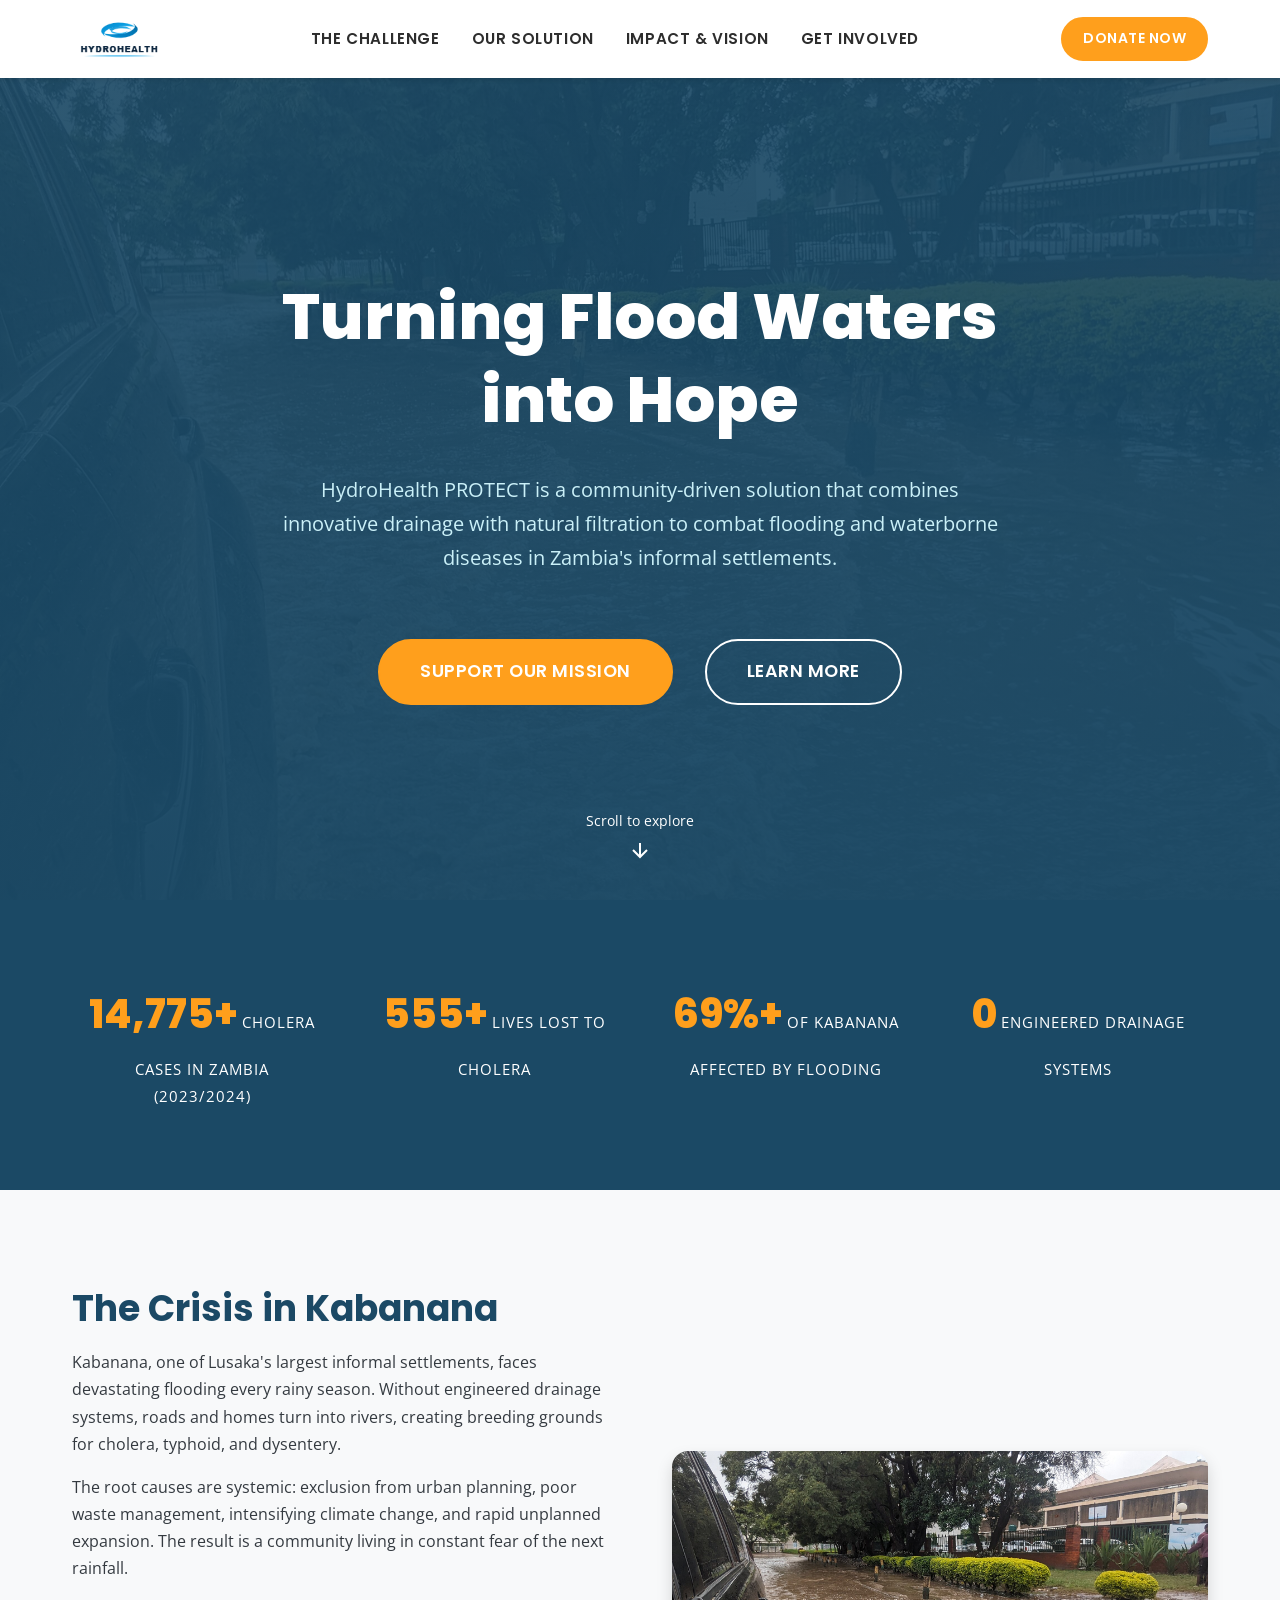
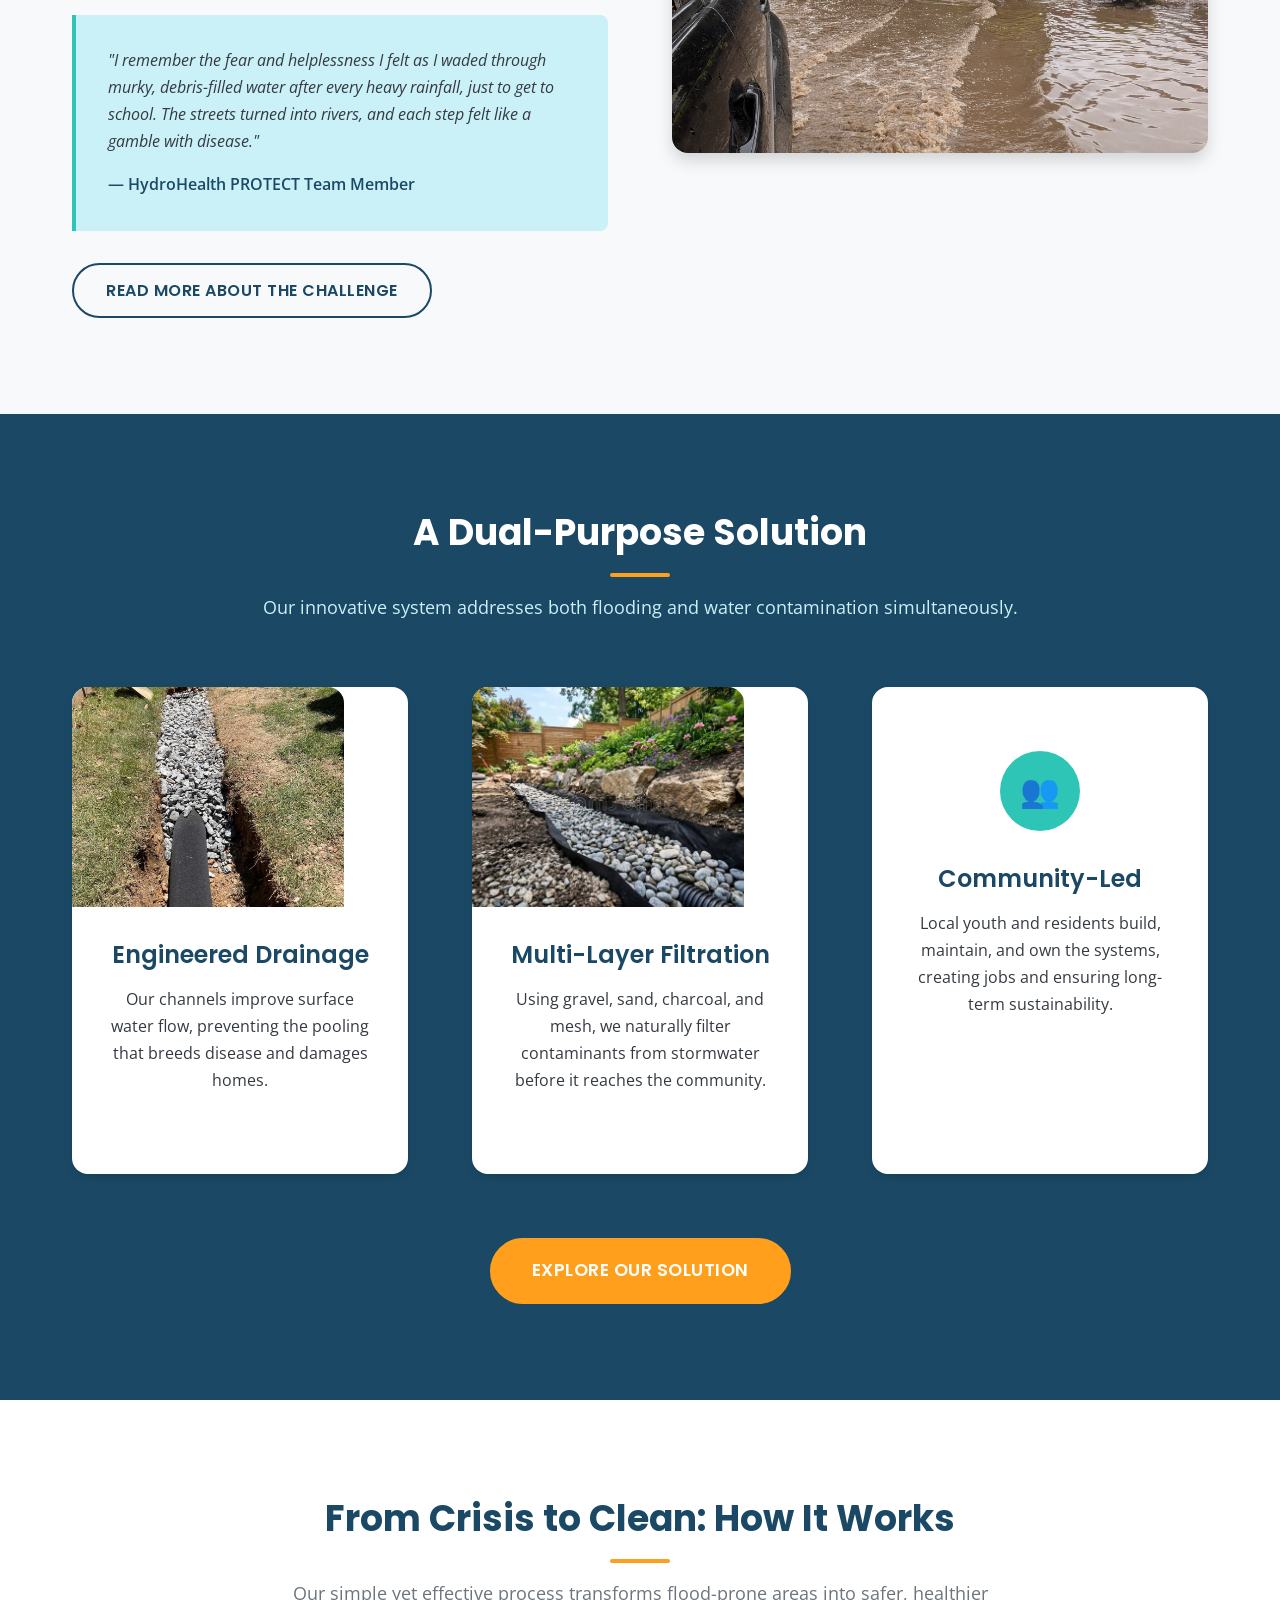
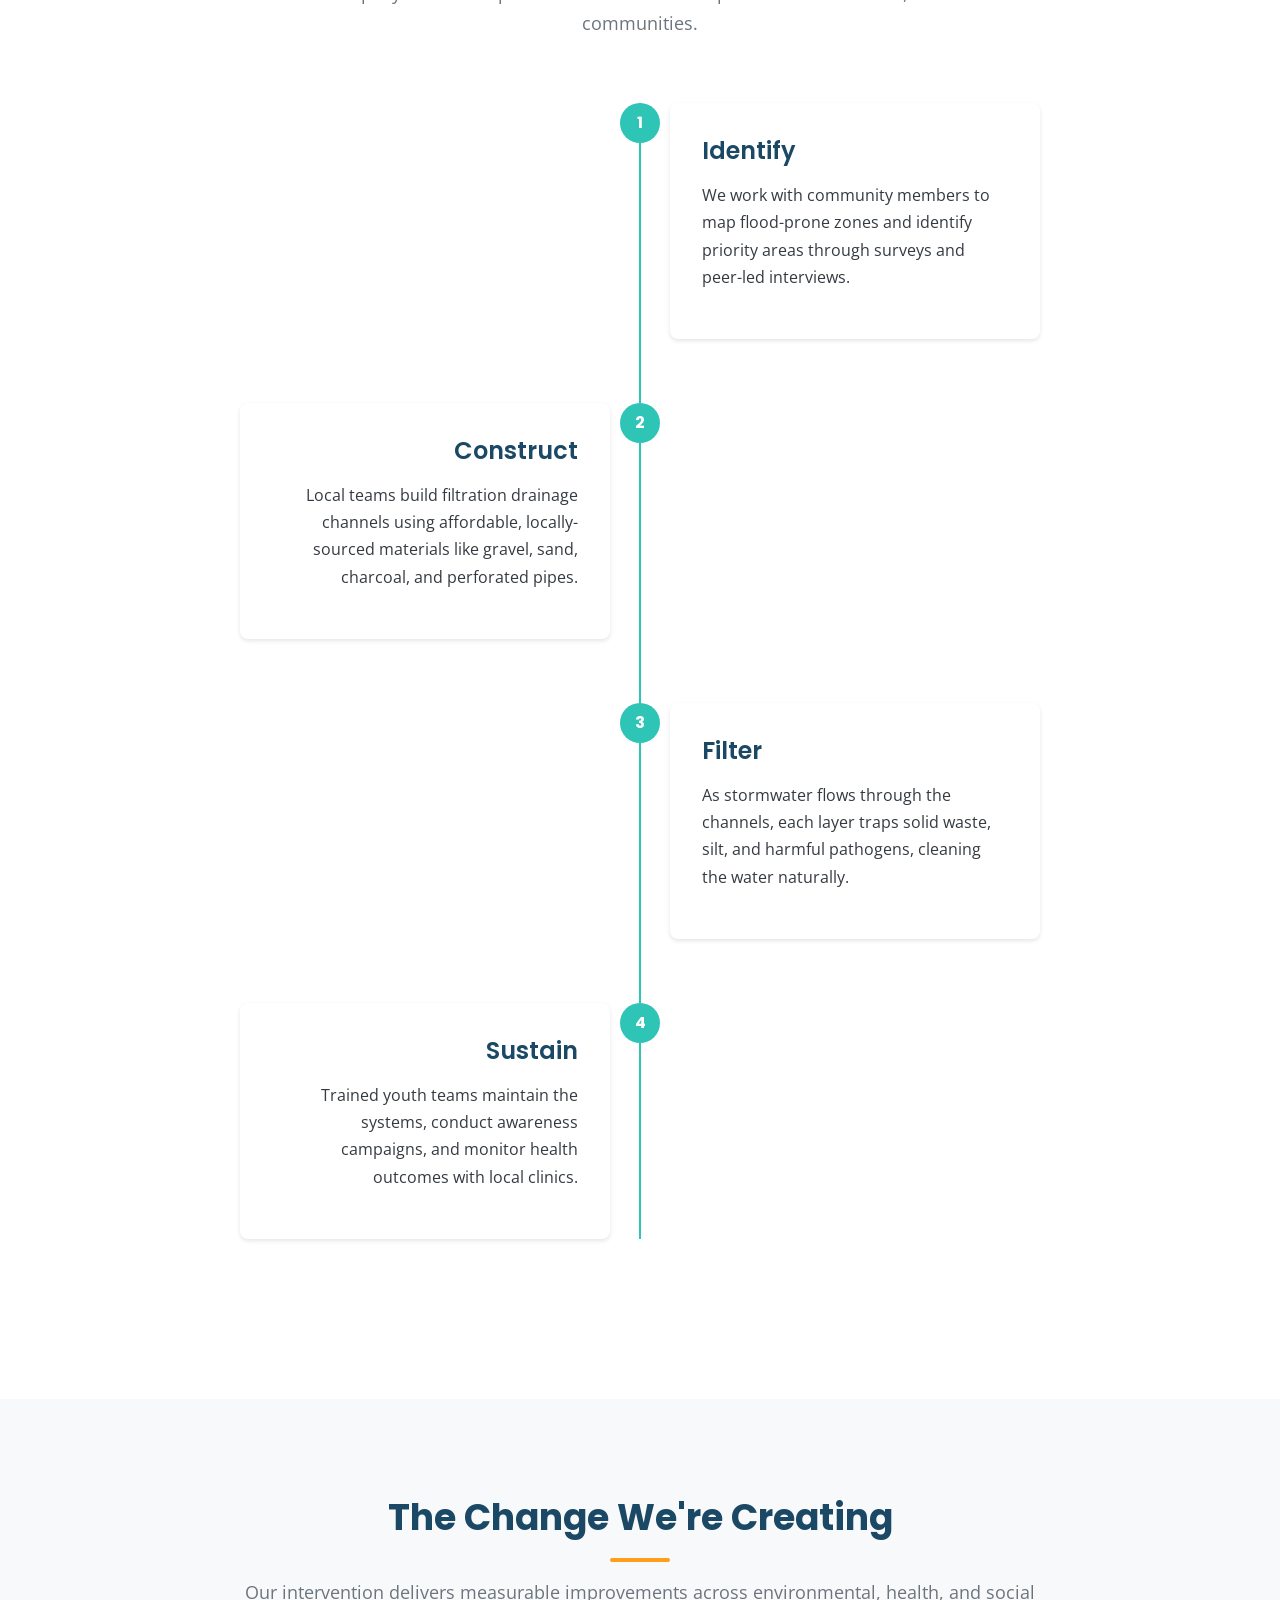
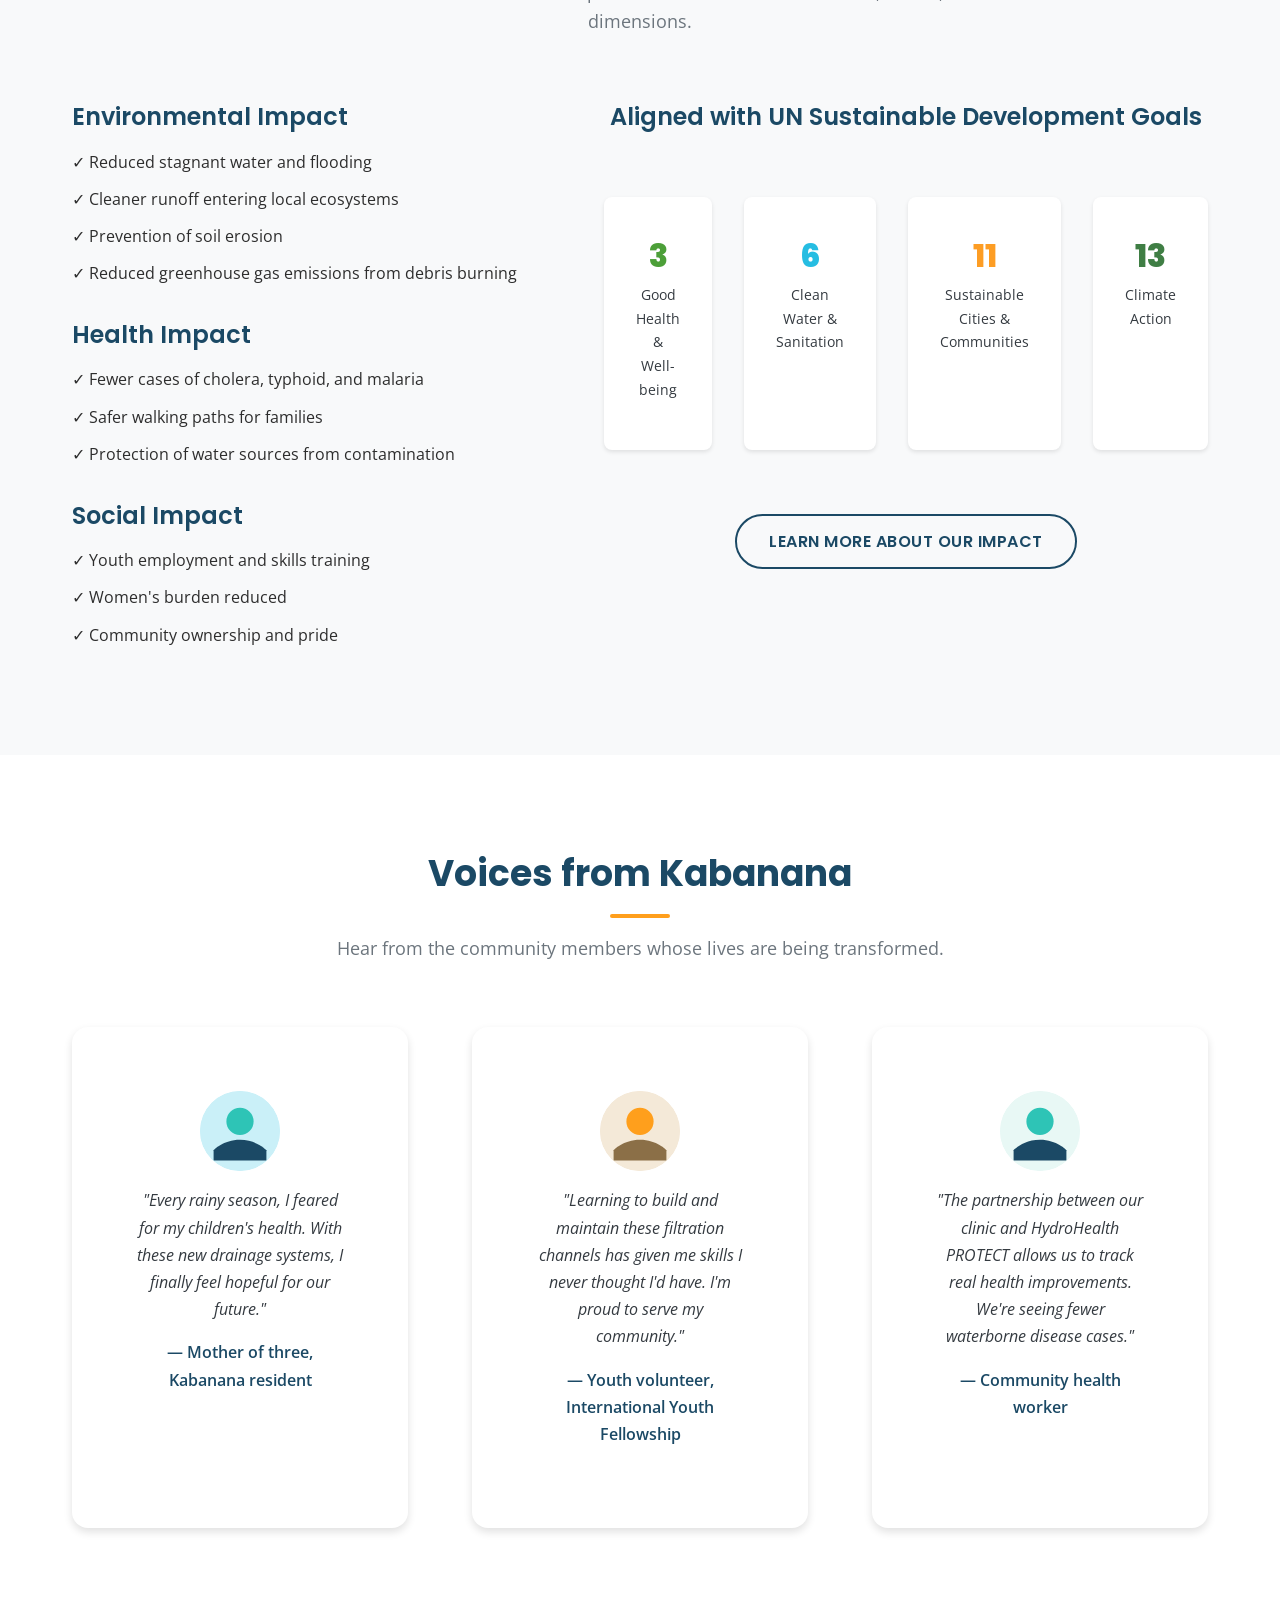
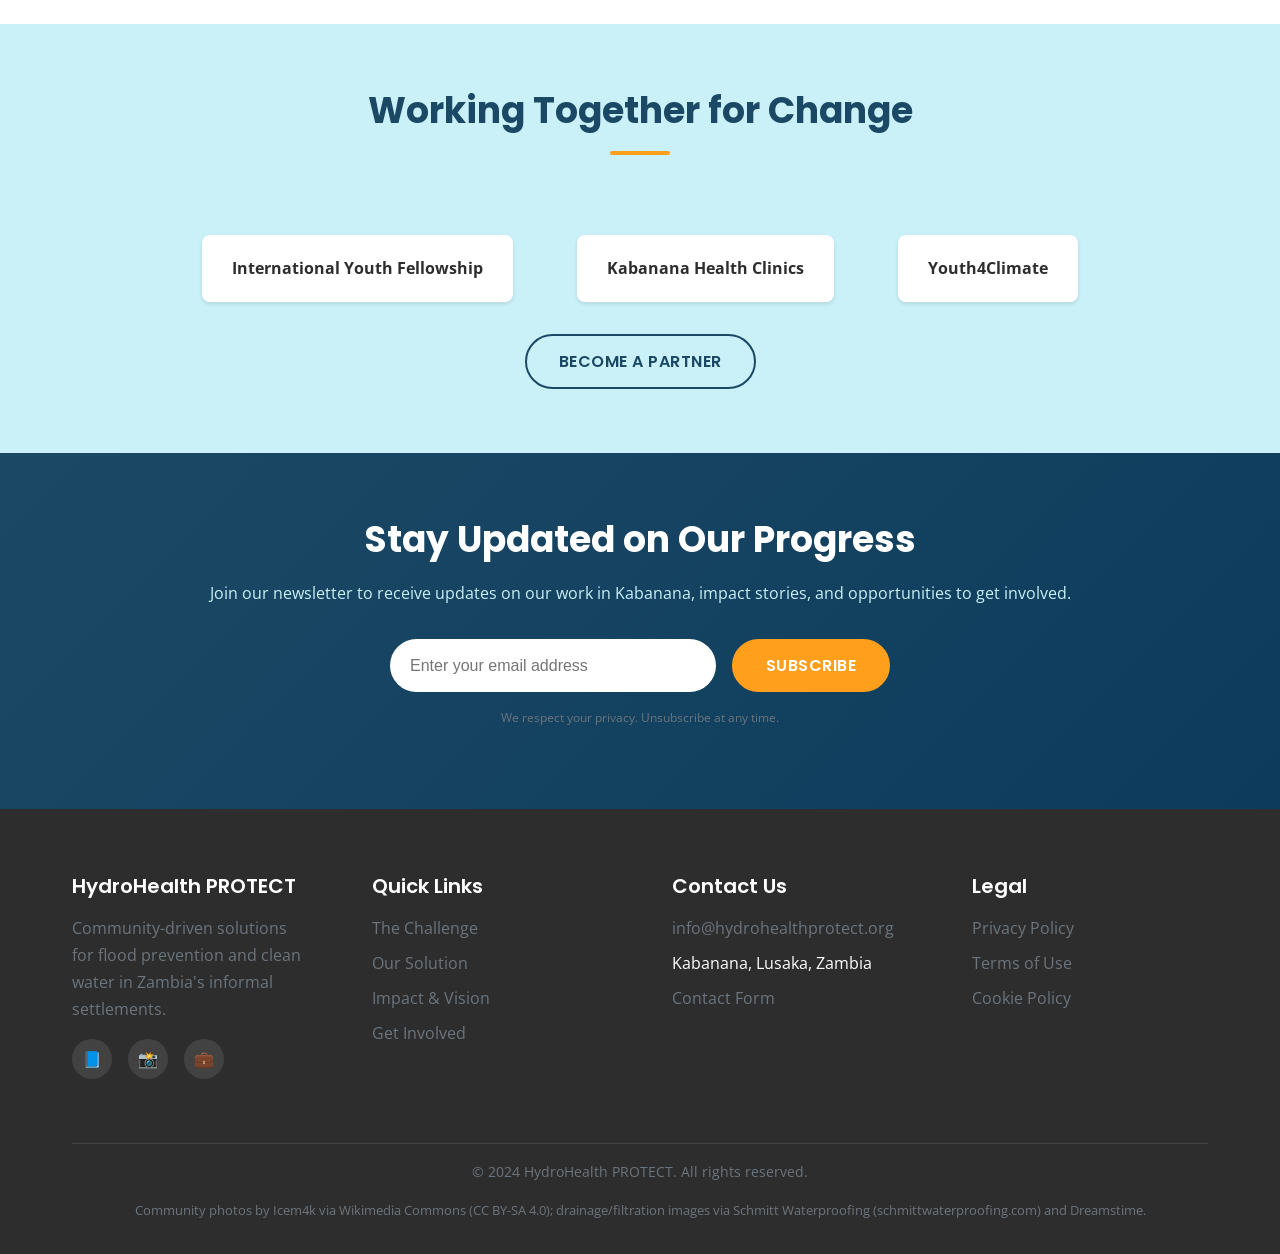
<file: index.html>
<!DOCTYPE html>
<html lang="en">
<head>
    <meta charset="UTF-8">
    <meta name="viewport" content="width=device-width, initial-scale=1.0">
    <title>HydroHealth PROTECT | Turning Flood Waters into Hope</title>
    <meta name="description" content="HydroHealth PROTECT is a community-driven solution combining innovative drainage with natural filtration to combat flooding and waterborne diseases in Zambia's informal settlements.">
    
    <!-- Google Fonts -->
    <link rel="preconnect" href="https://fonts.googleapis.com">
    <link rel="preconnect" href="https://fonts.gstatic.com" crossorigin>
    <link href="https://fonts.googleapis.com/css2?family=Poppins:wght@400;500;600;700;800&family=Open+Sans:wght@400;500;600&display=swap" rel="stylesheet">
    
    <!-- Stylesheets -->
    <link rel="stylesheet" href="css/style.css">
    <link rel="stylesheet" href="css/animations.css">
    <link rel="stylesheet" href="css/responsive.css">
    
    <!-- Favicon -->
    <link rel="icon" type="image/svg+xml" href="images/favicon.svg">
</head>
<body>
    
    <!-- Navigation -->
    <nav class="navbar" id="navbar">
        <div class="navbar-container">
            <a href="index.html" class="navbar-brand">
                <img src="images/our_logo.png" alt="HydroHealth PROTECT Logo">
            </a>
            
            <button class="navbar-toggle" id="navbarToggle" aria-label="Toggle navigation">
                <span></span>
                <span></span>
                <span></span>
            </button>
            
            <ul class="navbar-menu" id="navbarMenu">
                <li><a href="challenge.html">The Challenge</a></li>
                <li><a href="solution.html">Our Solution</a></li>
                <li><a href="impact.html">Impact & Vision</a></li>
                <li><a href="get-involved.html">Get Involved</a></li>
                </ul>
            
            <div class="navbar-cta">
                <a href="get-involved.html#donate" class="btn btn-primary btn-sm">Donate Now</a>
            </div>
        </div>
    </nav>
    
    <!-- Hero Section -->
    <header class="hero" id="hero">
        <div class="hero-bg" style="background-image: url('images/kabanana-hero.jpg');"></div>
        <div class="hero-overlay"></div>
        <div class="hero-content">
            <h1 class="animate-fade-in-up">Turning Flood Waters into Hope</h1>
            <p class="animate-fade-in-up delay-2">
                HydroHealth PROTECT is a community-driven solution that combines innovative 
                drainage with natural filtration to combat flooding and waterborne diseases 
                in Zambia's informal settlements.
            </p>
            <div class="hero-buttons animate-fade-in-up delay-4">
                <a href="get-involved.html#donate" class="btn btn-primary btn-lg">Support Our Mission</a>
                <a href="solution.html" class="btn btn-outline-light btn-lg">Learn More</a>
            </div>
        </div>
        
        <!-- Scroll Indicator -->
        <div class="scroll-indicator animate-bounce">
            <span>Scroll to explore</span>
            <svg width="24" height="24" viewBox="0 0 24 24" fill="none" stroke="currentColor" stroke-width="2">
                <path d="M12 5v14M19 12l-7 7-7-7"/>
            </svg>
        </div>
    </header>
    
    <!-- Stats Bar -->
    <section class="stats-bar">
        <div class="container">
            <div class="stats-grid">
                <div class="stat-item reveal">
                    <span class="stat-number counter" data-count="14900">14,900+</span>
                    <span class="stat-label">Cholera Cases in Zambia (2023/2024)</span>
                </div>
                <div class="stat-item reveal delay-2">
                    <span class="stat-number counter" data-count="560">560+</span>
                    <span class="stat-label">Lives Lost to Cholera</span>
                </div>
                <div class="stat-item reveal delay-4">
                    <span class="stat-number counter" data-count="70">70%+</span>
                    <span class="stat-label">Of Kabanana Affected by Flooding</span>
                </div>
                <div class="stat-item reveal delay-6">
                    <span class="stat-number counter" data-count="0">0</span>
                    <span class="stat-label">Engineered Drainage Systems</span>
                </div>
            </div>
        </div>
    </section>
    
    <!-- Problem Statement Section -->
    <section class="section problem-section">
        <div class="container">
            <div class="problem-content">
                <div class="reveal-left">
                    <h2>The Crisis in Kabanana</h2>
                    <p>
                        Kabanana, one of Lusaka's largest informal settlements, faces devastating 
                        flooding every rainy season. Without engineered drainage systems, roads 
                        and homes turn into rivers, creating breeding grounds for cholera, typhoid, 
                        and dysentery.
                    </p>
                    <p>
                        The root causes are systemic: exclusion from urban planning, poor waste 
                        management, intensifying climate change, and rapid unplanned expansion. 
                        The result is a community living in constant fear of the next rainfall.
                    </p>
                    
                    <div class="personal-story">
                        <p>
                            "I remember the fear and helplessness I felt as I waded through murky, 
                            debris-filled water after every heavy rainfall, just to get to school. 
                            The streets turned into rivers, and each step felt like a gamble with 
                            disease."
                        </p>
                        <cite>— HydroHealth PROTECT Team Member</cite>
                    </div>
                    
                    <a href="challenge.html" class="btn btn-secondary">Read More About the Challenge</a>
                </div>
                <div class="problem-image reveal-right">
                    <img src="images/kabanana-flood-1.jpg" alt="Flooded street in Lusaka during heavy rains">
                </div>
            </div>
        </div>
    </section>
    
    <!-- Solution Introduction -->
    <section class="section" style="background-color: var(--deep-blue);">
        <div class="container">
            <div class="section-header section-header--light">
                <h2>A Dual-Purpose Solution</h2>
                <p>
                    Our innovative system addresses both flooding and water contamination 
                    simultaneously.
                </p>
            </div>
            
            <div class="grid-3">
                <!-- Card 1 -->
                <div class="solution-card reveal">
                    <img class="card-image" src="images/drainage-install.jpg" alt="Engineered drainage channel installation">
                    <h3>Engineered Drainage</h3>
                    <p>
                        Our channels improve surface water flow, preventing the pooling that 
                        breeds disease and damages homes.
                    </p>
                </div>
                
                <!-- Card 2 -->
                <div class="solution-card reveal delay-2">
                    <img class="card-image" src="images/filtration-system.jpg" alt="Multi-layer filtration system with gravel and rocks">
                    <h3>Multi-Layer Filtration</h3>
                    <p>
                        Using gravel, sand, charcoal, and mesh, we naturally filter contaminants 
                        from stormwater before it reaches the community.
                    </p>
                </div>
                
                <!-- Card 3 -->
                <div class="solution-card reveal delay-4">
                    <div class="icon">👥</div>
                    <h3>Community-Led</h3>
                    <p>
                        Local youth and residents build, maintain, and own the systems, creating 
                        jobs and ensuring long-term sustainability.
                    </p>
                </div>
            </div>
            
            <div style="text-align: center; margin-top: var(--spacing-lg);">
                <a href="solution.html" class="btn btn-primary btn-lg reveal delay-6">Explore Our Solution</a>
            </div>
        </div>
    </section>
    
    <!-- How It Works -->
    <section class="section">
        <div class="container">
            <div class="section-header">
                <h2>From Crisis to Clean: How It Works</h2>
                <p>Our simple yet effective process transforms flood-prone areas into safer, healthier communities.</p>
            </div>
            
            <div class="steps-timeline">
                <!-- Step 1 -->
                <div class="step-item reveal">
                    <div class="step-number">1</div>
                    <div class="step-content">
                        <h3>Identify</h3>
                        <p>
                            We work with community members to map flood-prone zones and identify 
                            priority areas through surveys and peer-led interviews.
                        </p>
                    </div>
                </div>
                
                <!-- Step 2 -->
                <div class="step-item reveal delay-2">
                    <div class="step-number">2</div>
                    <div class="step-content">
                        <h3>Construct</h3>
                        <p>
                            Local teams build filtration drainage channels using affordable, 
                            locally-sourced materials like gravel, sand, charcoal, and perforated pipes.
                        </p>
                    </div>
                </div>
                
                <!-- Step 3 -->
                <div class="step-item reveal delay-4">
                    <div class="step-number">3</div>
                    <div class="step-content">
                        <h3>Filter</h3>
                        <p>
                            As stormwater flows through the channels, each layer traps solid waste, 
                            silt, and harmful pathogens, cleaning the water naturally.
                        </p>
                    </div>
                </div>
                
                <!-- Step 4 -->
                <div class="step-item reveal delay-6">
                    <div class="step-number">4</div>
                    <div class="step-content">
                        <h3>Sustain</h3>
                        <p>
                            Trained youth teams maintain the systems, conduct awareness campaigns, 
                            and monitor health outcomes with local clinics.
                        </p>
                    </div>
                </div>
            </div>
        </div>
    </section>
    
    <!-- Impact Section -->
    <section class="section" style="background-color: var(--off-white);">
        <div class="container">
            <div class="section-header">
                <h2>The Change We're Creating</h2>
                <p>Our intervention delivers measurable improvements across environmental, health, and social dimensions.</p>
            </div>
            
            <div class="grid-2">
                <!-- Impact Content -->
                <div class="reveal-left">
                    <h3>Environmental Impact</h3>
                    <ul style="list-style: none; margin-bottom: var(--spacing-md);">
                        <li style="margin-bottom: 10px;">✓ Reduced stagnant water and flooding</li>
                        <li style="margin-bottom: 10px;">✓ Cleaner runoff entering local ecosystems</li>
                        <li style="margin-bottom: 10px;">✓ Prevention of soil erosion</li>
                        <li style="margin-bottom: 10px;">✓ Reduced greenhouse gas emissions from debris burning</li>
                    </ul>
                    
                    <h3>Health Impact</h3>
                    <ul style="list-style: none; margin-bottom: var(--spacing-md);">
                        <li style="margin-bottom: 10px;">✓ Fewer cases of cholera, typhoid, and malaria</li>
                        <li style="margin-bottom: 10px;">✓ Safer walking paths for families</li>
                        <li style="margin-bottom: 10px;">✓ Protection of water sources from contamination</li>
                    </ul>
                    
                    <h3>Social Impact</h3>
                    <ul style="list-style: none;">
                        <li style="margin-bottom: 10px;">✓ Youth employment and skills training</li>
                        <li style="margin-bottom: 10px;">✓ Women's burden reduced</li>
                        <li style="margin-bottom: 10px;">✓ Community ownership and pride</li>
                    </ul>
                </div>
                
                <!-- SDG Alignment -->
                <div class="reveal-right">
                    <h3 style="text-align: center; margin-bottom: var(--spacing-md);">
                        Aligned with UN Sustainable Development Goals
                    </h3>
                    
                    <div class="sdg-grid">
                        <div class="sdg-item">
                            <div class="sdg-number" style="color: #4C9F38;">3</div>
                            <p style="font-size: 0.875rem;">Good Health & Well-being</p>
                        </div>
                        <div class="sdg-item">
                            <div class="sdg-number" style="color: #26BDE2;">6</div>
                            <p style="font-size: 0.875rem;">Clean Water & Sanitation</p>
                        </div>
                        <div class="sdg-item">
                            <div class="sdg-number" style="color: #FD9D24;">11</div>
                            <p style="font-size: 0.875rem;">Sustainable Cities & Communities</p>
                        </div>
                        <div class="sdg-item">
                            <div class="sdg-number" style="color: #3F7E44;">13</div>
                            <p style="font-size: 0.875rem;">Climate Action</p>
                        </div>
                    </div>
                    
                    <div style="text-align: center; margin-top: var(--spacing-md);">
                        <a href="impact.html" class="btn btn-secondary">Learn More About Our Impact</a>
                    </div>
                </div>
            </div>
        </div>
    </section>
    
    <!-- Testimonials -->
    <section class="section">
        <div class="container">
            <div class="section-header">
                <h2>Voices from Kabanana</h2>
                <p>Hear from the community members whose lives are being transformed.</p>
            </div>
            
            <div class="grid-3">
                <!-- Testimonial 1 -->
                <div class="testimonial-card reveal">
                    <img src="images/testimonial-1.svg" alt="Community member">
                    <blockquote>
                        "Every rainy season, I feared for my children's health. With these new 
                        drainage systems, I finally feel hopeful for our future."
                    </blockquote>
                    <p class="testimonial-author">— Mother of three, Kabanana resident</p>
                </div>
                
                <!-- Testimonial 2 -->
                <div class="testimonial-card reveal delay-2">
                    <img src="images/testimonial-2.svg" alt="Youth volunteer">
                    <blockquote>
                        "Learning to build and maintain these filtration channels has given me 
                        skills I never thought I'd have. I'm proud to serve my community."
                    </blockquote>
                    <p class="testimonial-author">— Youth volunteer, International Youth Fellowship</p>
                </div>
                
                <!-- Testimonial 3 -->
                <div class="testimonial-card reveal delay-4">
                    <img src="images/testimonial-3.svg" alt="Health worker">
                    <blockquote>
                        "The partnership between our clinic and HydroHealth PROTECT allows us 
                        to track real health improvements. We're seeing fewer waterborne disease cases."
                    </blockquote>
                    <p class="testimonial-author">— Community health worker</p>
                </div>
            </div>
        </div>
    </section>
    
    <!-- Partners -->
    <section class="section-sm" style="background-color: var(--light-blue);">
        <div class="container">
            <div class="section-header">
                <h2>Working Together for Change</h2>
            </div>
            
            <div style="display: flex; justify-content: center; gap: var(--spacing-lg); flex-wrap: wrap;">
                <div class="reveal" style="padding: 20px 30px; background: white; border-radius: 8px; box-shadow: var(--shadow-sm);">
                    <strong>International Youth Fellowship</strong>
                </div>
                <div class="reveal delay-2" style="padding: 20px 30px; background: white; border-radius: 8px; box-shadow: var(--shadow-sm);">
                    <strong>Kabanana Health Clinics</strong>
                </div>
                <div class="reveal delay-4" style="padding: 20px 30px; background: white; border-radius: 8px; box-shadow: var(--shadow-sm);">
                    <strong>Youth4Climate</strong>
                </div>
            </div>
            
            <div style="text-align: center; margin-top: var(--spacing-md);">
                <a href="get-involved.html#partner" class="btn btn-secondary">Become a Partner</a>
            </div>
        </div>
    </section>
    
    <!-- Newsletter -->
    <section class="newsletter-section">
        <div class="container">
            <h2>Stay Updated on Our Progress</h2>
            <p class="newsletter-intro">
                Join our newsletter to receive updates on our work in Kabanana, impact stories, 
                and opportunities to get involved.
            </p>
            
            <form class="newsletter-form" id="newsletterForm">
                <input type="email" placeholder="Enter your email address" required>
                <button type="submit" class="btn btn-primary">Subscribe</button>
            </form>
            <p class="newsletter-privacy">
                We respect your privacy. Unsubscribe at any time.
            </p>
        </div>
    </section>
    
    <!-- Footer -->
    <footer class="footer">
        <div class="container">
            <div class="footer-grid">
                <div>
                    <h4>HydroHealth PROTECT</h4>
                    <p>
                        Community-driven solutions for flood prevention and clean water in 
                        Zambia's informal settlements.
                    </p>
                    <div class="footer-social">
                        <a href="#" aria-label="Facebook">📘</a>
                        <a href="#" aria-label="Instagram">📸</a>
                        <a href="#" aria-label="LinkedIn">💼</a>
                    </div>
                </div>
                
                <div>
                    <h4>Quick Links</h4>
                    <ul class="footer-links">
                        <li><a href="challenge.html">The Challenge</a></li>
                        <li><a href="solution.html">Our Solution</a></li>
                        <li><a href="impact.html">Impact & Vision</a></li>
                        <li><a href="get-involved.html">Get Involved</a></li>
                    </ul>
                </div>
                
                <div>
                    <h4>Contact Us</h4>
                    <ul class="footer-links">
                        <li><a href="mailto:info@hydrohealthprotect.org">info@hydrohealthprotect.org</a></li>
                        <li>Kabanana, Lusaka, Zambia</li>
                        <li><a href="get-involved.html#contact">Contact Form</a></li>
                    </ul>
                </div>
                
                <div>
                    <h4>Legal</h4>
                    <ul class="footer-links">
                        <li><a href="#">Privacy Policy</a></li>
                        <li><a href="#">Terms of Use</a></li>
                        <li><a href="#">Cookie Policy</a></li>
                    </ul>
                </div>
            </div>
            
            <div class="footer-bottom">
                <p>© 2024 HydroHealth PROTECT. All rights reserved.</p>
                <p class="footer-photo-credit">
                    Community photos by Icem4k via Wikimedia Commons (CC BY-SA 4.0); drainage/filtration images via Schmitt Waterproofing (schmittwaterproofing.com) and Dreamstime.
                </p>
            </div>
        </div>
    </footer>
    
    <!-- JavaScript -->
    <script src="js/main.js"></script>
    <script src="js/navigation.js"></script>
    <script src="js/animations.js"></script>
</body>
</html>
</file>
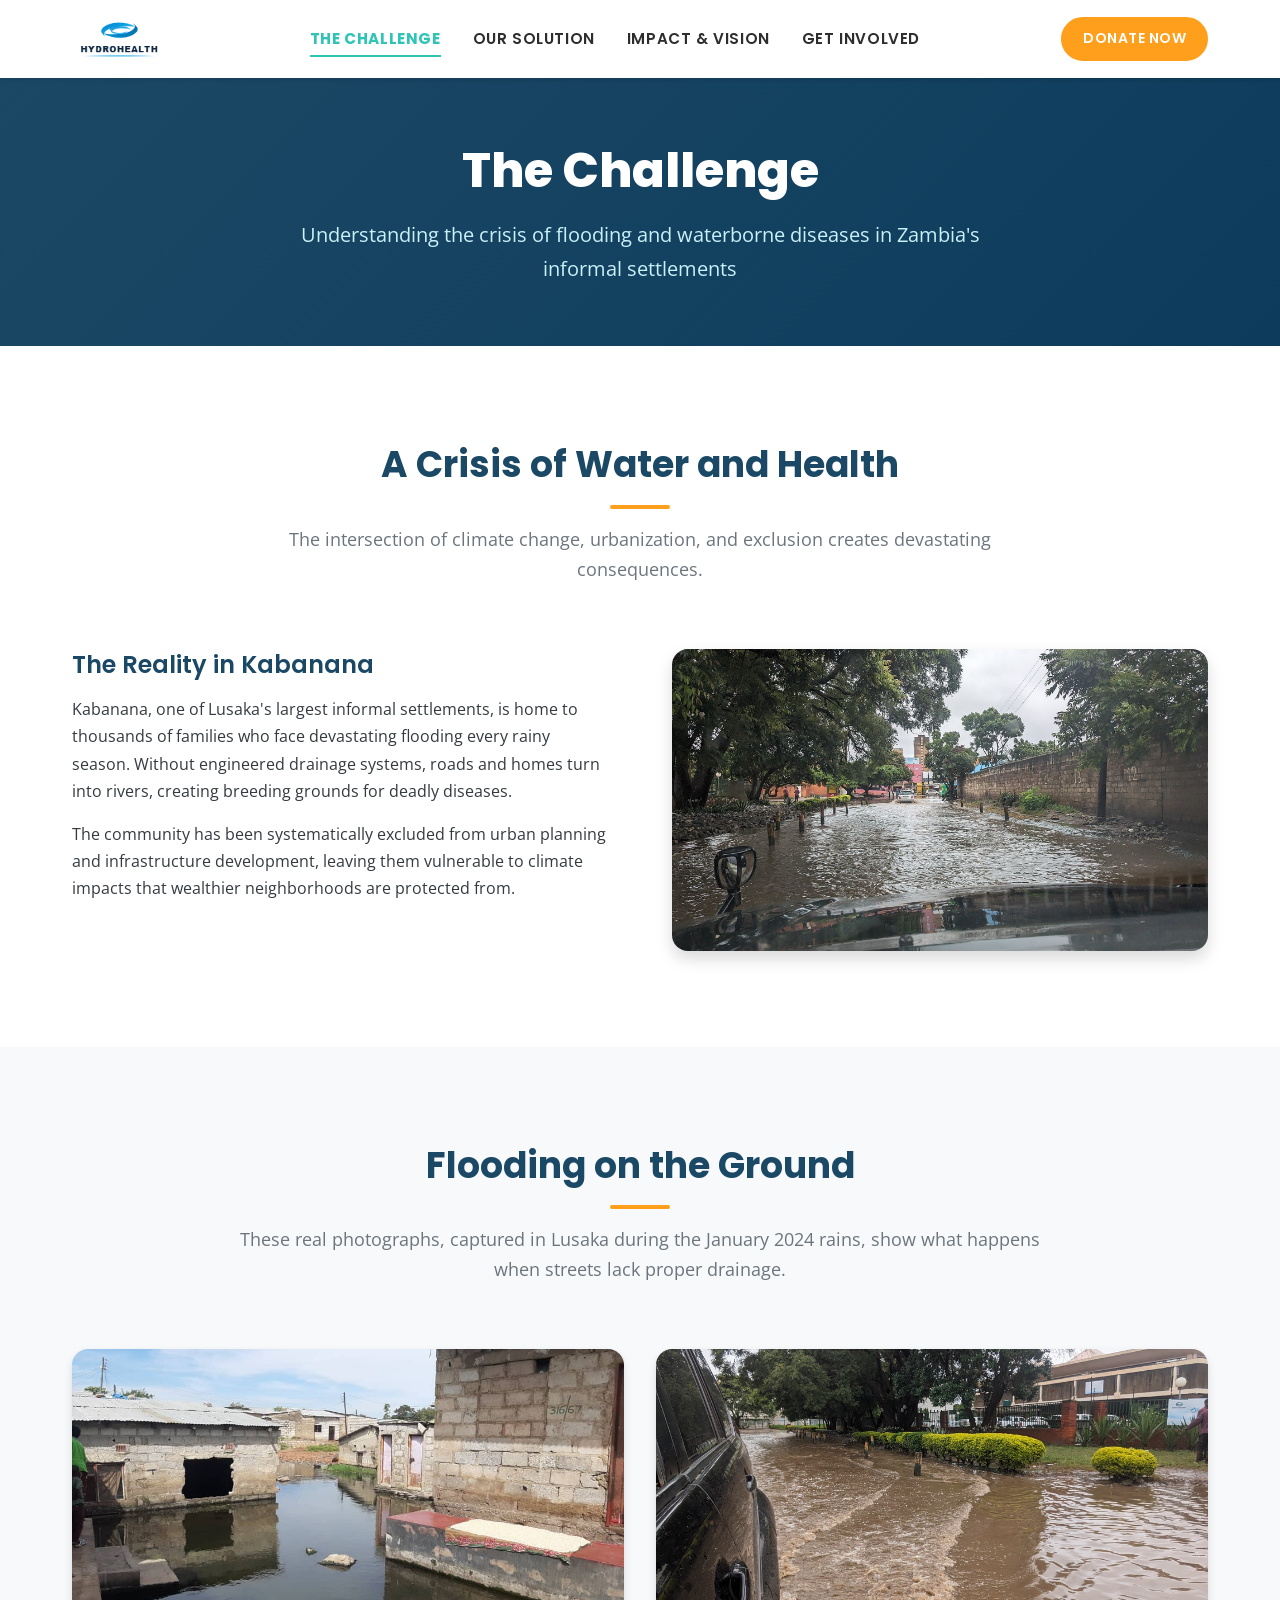
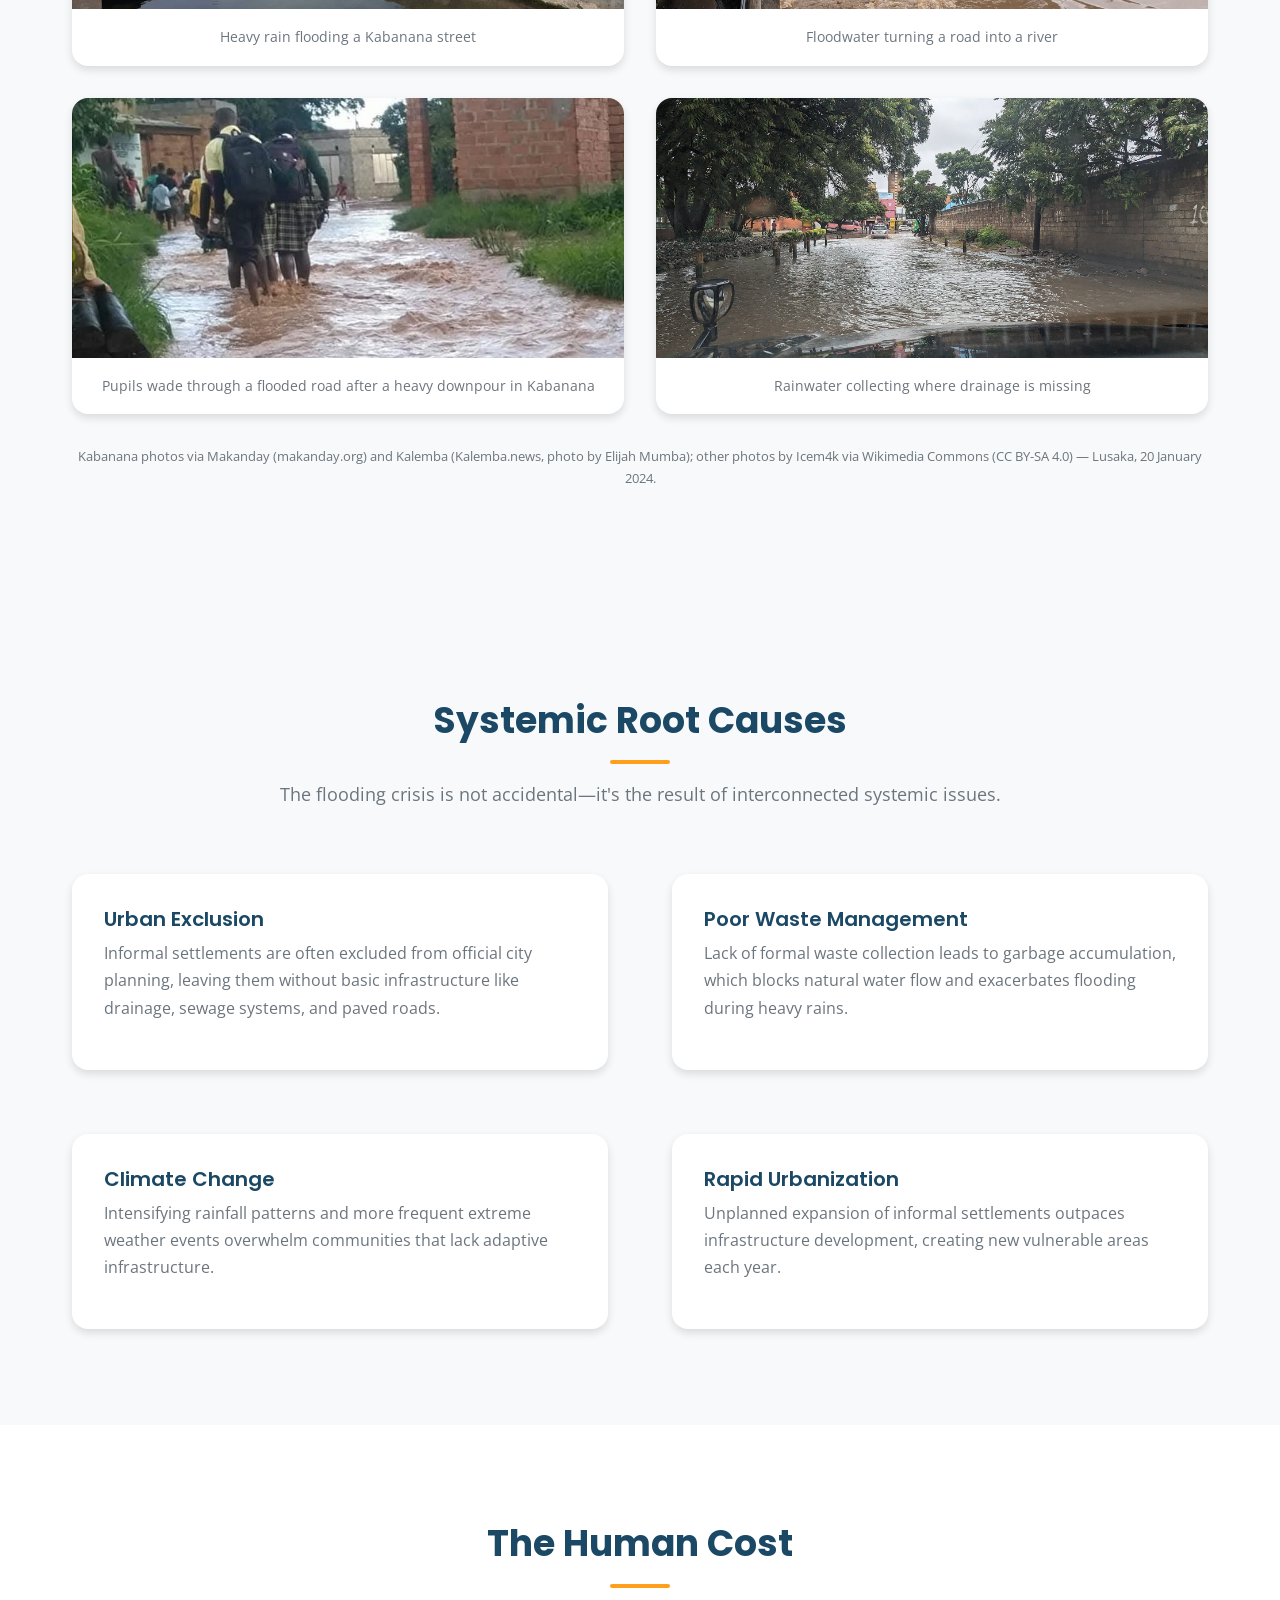
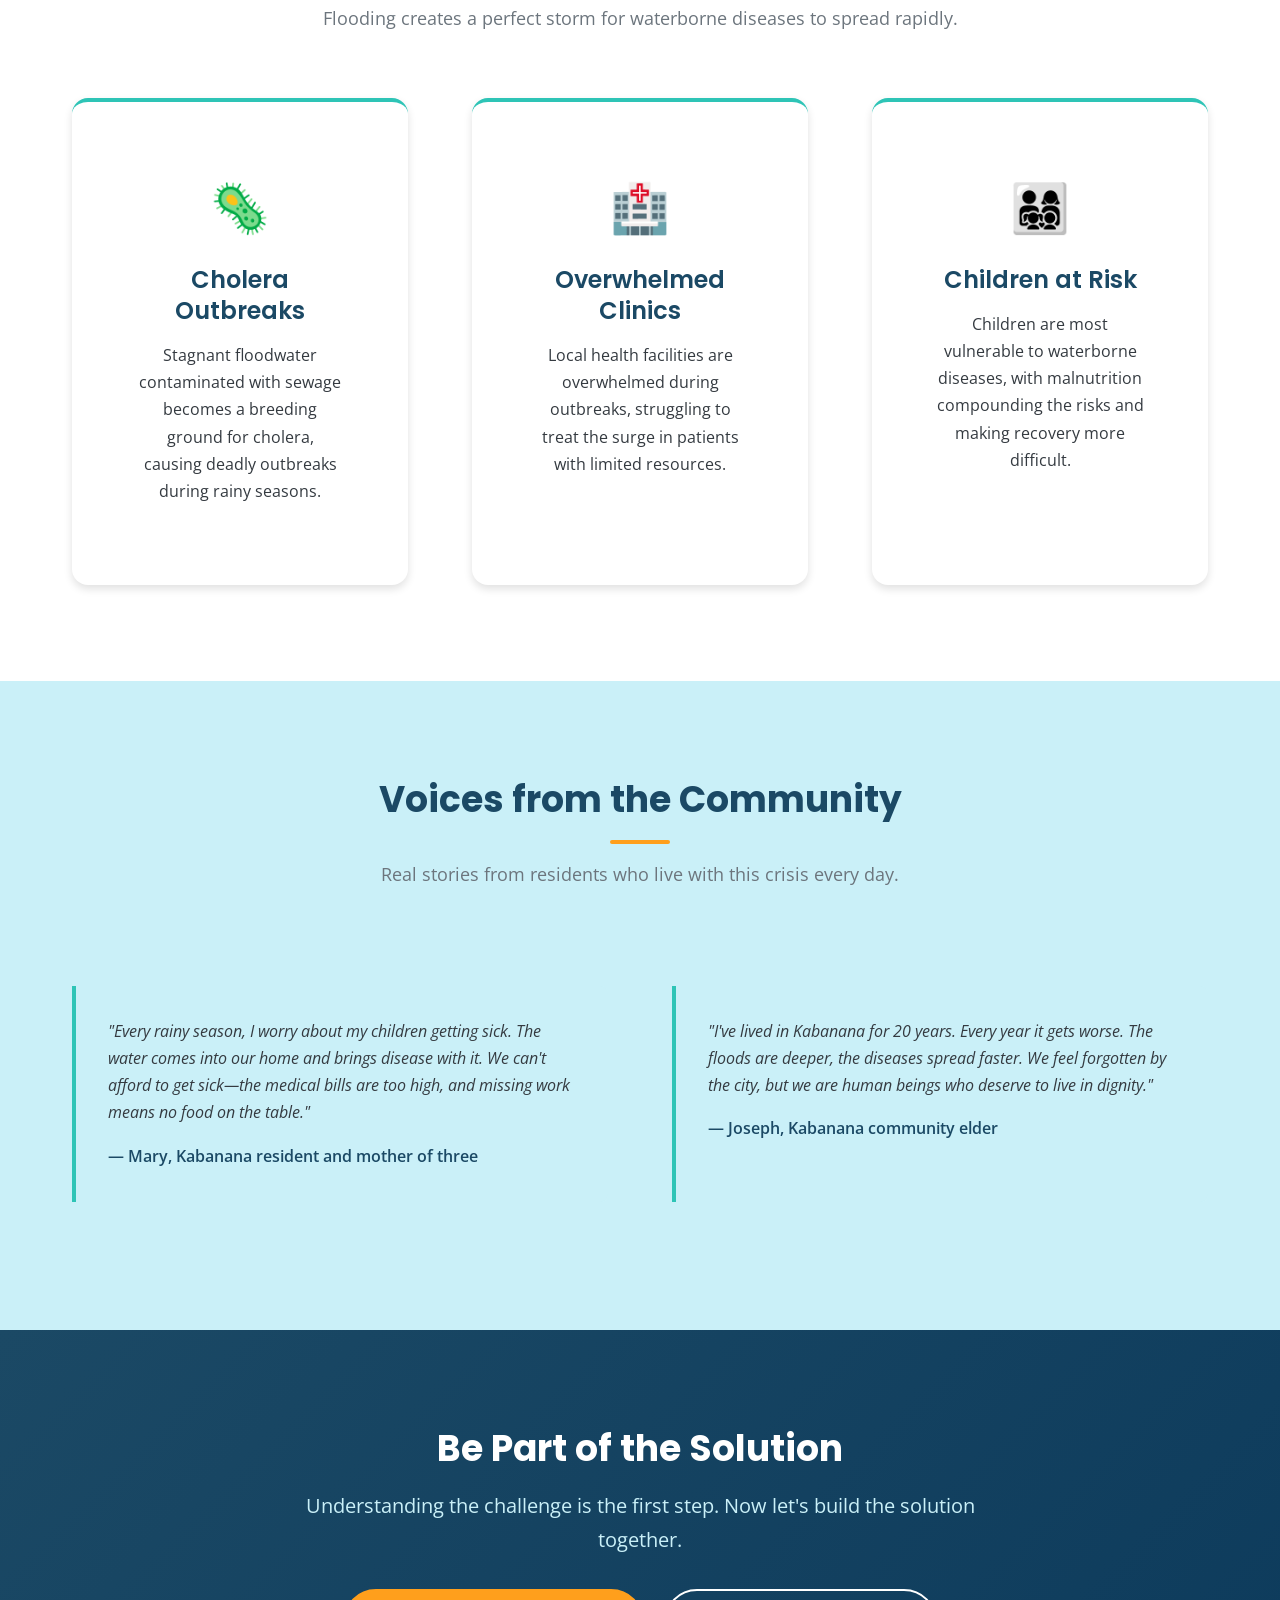
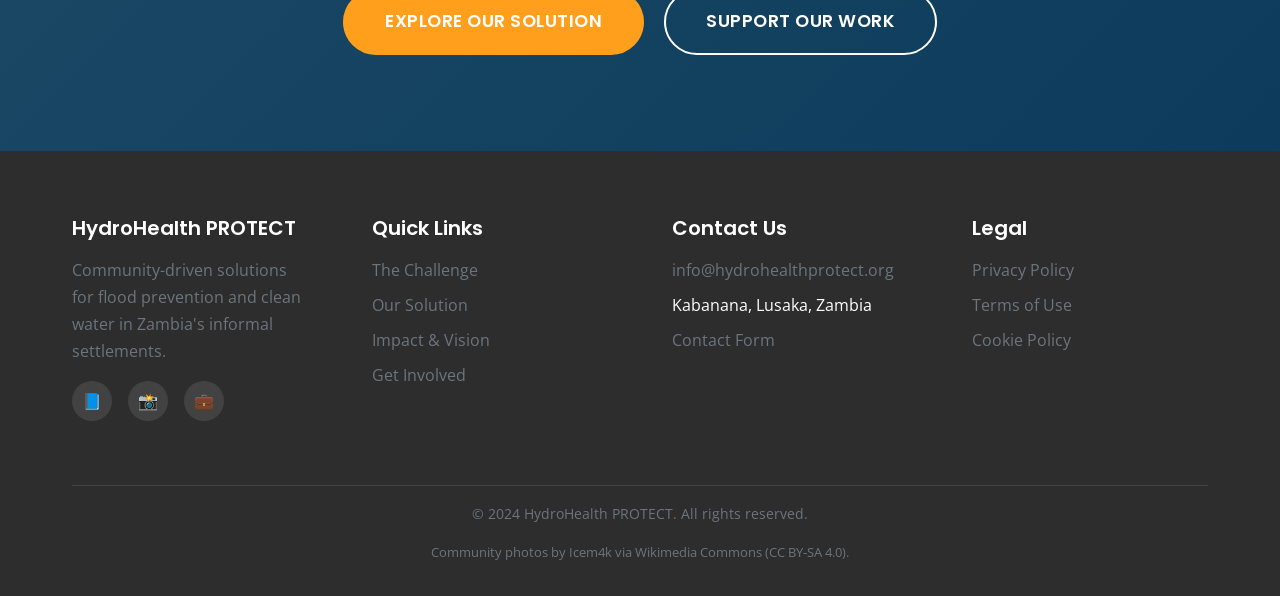
<file: challenge.html>
<!DOCTYPE html>
<html lang="en">
<head>
    <meta charset="UTF-8">
    <meta name="viewport" content="width=device-width, initial-scale=1.0">
    <title>The Challenge | HydroHealth PROTECT</title>
    <meta name="description" content="Learn about the devastating flooding and waterborne disease crisis in Zambia's informal settlements and the systemic challenges communities face.">
    
    <!-- Google Fonts -->
    <link rel="preconnect" href="https://fonts.googleapis.com">
    <link rel="preconnect" href="https://fonts.gstatic.com" crossorigin>
    <link href="https://fonts.googleapis.com/css2?family=Poppins:wght@400;500;600;700;800&family=Open+Sans:wght@400;500;600&display=swap" rel="stylesheet">
    
    <!-- Stylesheets -->
    <link rel="stylesheet" href="css/style.css">
    <link rel="stylesheet" href="css/animations.css">
    <link rel="stylesheet" href="css/responsive.css">
    
    <!-- Favicon -->
    <link rel="icon" type="image/svg+xml" href="images/favicon.svg">
</head>
<body>
    
    <!-- Navigation -->
    <nav class="navbar" id="navbar">
        <div class="navbar-container">
            <a href="index.html" class="navbar-brand">
                <img src="images/our_logo.png" alt="HydroHealth PROTECT Logo">
            </a>
            
            <button class="navbar-toggle" id="navbarToggle" aria-label="Toggle navigation">
                <span></span>
                <span></span>
                <span></span>
            </button>
            
            <ul class="navbar-menu" id="navbarMenu">
                <li><a href="challenge.html" class="active" aria-current="page">The Challenge</a></li>
                <li><a href="solution.html">Our Solution</a></li>
                <li><a href="impact.html">Impact & Vision</a></li>
                <li><a href="get-involved.html">Get Involved</a></li>
                </ul>
            
            <div class="navbar-cta">
                <a href="get-involved.html#donate" class="btn btn-primary btn-sm">Donate Now</a>
            </div>
        </div>
    </nav>
    
    <!-- Page Header -->
    <header class="page-header">
        <div class="container">
            <h1>The Challenge</h1>
            <p>
                Understanding the crisis of flooding and waterborne diseases in Zambia's informal settlements
            </p>
        </div>
    </header>
    
    <!-- Problem Overview -->
    <section class="section">
        <div class="container">
            <div class="section-header">
                <h2>A Crisis of Water and Health</h2>
                <p>The intersection of climate change, urbanization, and exclusion creates devastating consequences.</p>
            </div>
            
            <div class="grid-2">
                <div class="reveal-left">
                    <h3>The Reality in Kabanana</h3>
                    <p>
                        Kabanana, one of Lusaka's largest informal settlements, is home to thousands of families 
                        who face devastating flooding every rainy season. Without engineered drainage systems, 
                        roads and homes turn into rivers, creating breeding grounds for deadly diseases.
                    </p>
                    <p>
                        The community has been systematically excluded from urban planning and infrastructure 
                        development, leaving them vulnerable to climate impacts that wealthier neighborhoods 
                        are protected from.
                    </p>
                </div>
                <div class="reveal-right problem-image">
                    <img src="images/kabanana-flood-2.jpg" alt="Flooding on Lusaka streets during the rains">
                </div>
            </div>
        </div>
    </section>
    
    <!-- Real Photos from Lusaka -->
    <section class="section" style="background-color: var(--off-white);">
        <div class="container">
            <div class="section-header">
                <h2>Flooding on the Ground</h2>
                <p>
                    These real photographs, captured in Lusaka during the January 2024 rains, show what happens 
                    when streets lack proper drainage.
                </p>
            </div>
            
            <div class="photo-gallery">
                <figure class="gallery-item reveal">
                    <img src="images/kabanana-flood-hero.jpg" alt="Heavy rain flooding a Kabanana street">
                    <figcaption>Heavy rain flooding a Kabanana street</figcaption>
                </figure>
                <figure class="gallery-item reveal delay-2">
                    <img src="images/kabanana-flood-1.jpg" alt="Floodwater covering a Lusaka street">
                    <figcaption>Floodwater turning a road into a river</figcaption>
                </figure>
                <figure class="gallery-item reveal delay-4">
                    <img src="images/kabanana-flood-school.jpg" alt="Pupils wading through a flooded road in Kabanana">
                    <figcaption>Pupils wade through a flooded road after a heavy downpour in Kabanana</figcaption>
                </figure>
                <figure class="gallery-item reveal delay-6">
                    <img src="images/kabanana-flood-3.jpg" alt="Flooding on a Lusaka street">
                    <figcaption>Rainwater collecting where drainage is missing</figcaption>
                </figure>
            </div>
            
            <p class="photo-credit">
                Kabanana photos via Makanday (makanday.org) and Kalemba (Kalemba.news, photo by Elijah Mumba); other photos by Icem4k via Wikimedia Commons (CC BY-SA 4.0) — Lusaka, 20 January 2024.
            </p>
        </div>
    </section>
    
    <!-- Root Causes -->
    <section class="section" style="background-color: var(--off-white);">
        <div class="container">
            <div class="section-header">
                <h2>Systemic Root Causes</h2>
                <p>The flooding crisis is not accidental—it's the result of interconnected systemic issues.</p>
            </div>
            
            <div class="grid-2">
                <div class="card reveal">
                    <div class="card-body">
                        <h3 class="card-title">Urban Exclusion</h3>
                        <p class="card-text">
                            Informal settlements are often excluded from official city planning, leaving them 
                            without basic infrastructure like drainage, sewage systems, and paved roads.
                        </p>
                    </div>
                </div>
                
                <div class="card reveal delay-2">
                    <div class="card-body">
                        <h3 class="card-title">Poor Waste Management</h3>
                        <p class="card-text">
                            Lack of formal waste collection leads to garbage accumulation, which blocks 
                            natural water flow and exacerbates flooding during heavy rains.
                        </p>
                    </div>
                </div>
                
                <div class="card reveal delay-4">
                    <div class="card-body">
                        <h3 class="card-title">Climate Change</h3>
                        <p class="card-text">
                            Intensifying rainfall patterns and more frequent extreme weather events overwhelm 
                            communities that lack adaptive infrastructure.
                        </p>
                    </div>
                </div>
                
                <div class="card reveal delay-6">
                    <div class="card-body">
                        <h3 class="card-title">Rapid Urbanization</h3>
                        <p class="card-text">
                            Unplanned expansion of informal settlements outpaces infrastructure development, 
                            creating new vulnerable areas each year.
                        </p>
                    </div>
                </div>
            </div>
        </div>
    </section>
    
    <!-- Health Impact -->
    <section class="section">
        <div class="container">
            <div class="section-header">
                <h2>The Human Cost</h2>
                <p>Flooding creates a perfect storm for waterborne diseases to spread rapidly.</p>
            </div>
            
            <div class="grid-3">
                <div class="impact-card reveal">
                    <div class="icon">🦠</div>
                    <h3>Cholera Outbreaks</h3>
                    <p>
                        Stagnant floodwater contaminated with sewage becomes a breeding ground for cholera, 
                        causing deadly outbreaks during rainy seasons.
                    </p>
                </div>
                
                <div class="impact-card reveal delay-2">
                    <div class="icon">🏥</div>
                    <h3>Overwhelmed Clinics</h3>
                    <p>
                        Local health facilities are overwhelmed during outbreaks, struggling to treat 
                        the surge in patients with limited resources.
                    </p>
                </div>
                
                <div class="impact-card reveal delay-4">
                    <div class="icon">👨‍👩‍👧‍👦</div>
                    <h3>Children at Risk</h3>
                    <p>
                        Children are most vulnerable to waterborne diseases, with malnutrition compounding 
                        the risks and making recovery more difficult.
                    </p>
                </div>
            </div>
        </div>
    </section>
    
    <!-- Personal Stories -->
    <section class="section" style="background-color: var(--light-blue);">
        <div class="container">
            <div class="section-header">
                <h2>Voices from the Community</h2>
                <p>Real stories from residents who live with this crisis every day.</p>
            </div>
            
            <div class="grid-2">
                <div class="personal-story reveal">
                    <p>
                        "Every rainy season, I worry about my children getting sick. The water comes into 
                        our home and brings disease with it. We can't afford to get sick—the medical bills 
                        are too high, and missing work means no food on the table."
                    </p>
                    <cite>— Mary, Kabanana resident and mother of three</cite>
                </div>
                
                <div class="personal-story reveal delay-2">
                    <p>
                        "I've lived in Kabanana for 20 years. Every year it gets worse. The floods are 
                        deeper, the diseases spread faster. We feel forgotten by the city, but we are 
                        human beings who deserve to live in dignity."
                    </p>
                    <cite>— Joseph, Kabanana community elder</cite>
                </div>
            </div>
        </div>
    </section>
    
    <!-- Call to Action -->
    <section class="section cta-section">
        <div class="container">
            <h2>Be Part of the Solution</h2>
            <p class="cta-text">
                Understanding the challenge is the first step. Now let's build the solution together.
            </p>
            <div class="cta-buttons">
                <a href="solution.html" class="btn btn-primary btn-lg">Explore Our Solution</a>
                <a href="get-involved.html#donate" class="btn btn-outline-light btn-lg">Support Our Work</a>
            </div>
        </div>
    </section>
    
    <!-- Footer -->
    <footer class="footer">
        <div class="container">
            <div class="footer-grid">
                <div>
                    <h4>HydroHealth PROTECT</h4>
                    <p>
                        Community-driven solutions for flood prevention and clean water in 
                        Zambia's informal settlements.
                    </p>
                    <div class="footer-social">
                        <a href="#" aria-label="Facebook">📘</a>
                        <a href="#" aria-label="Instagram">📸</a>
                        <a href="#" aria-label="LinkedIn">💼</a>
                    </div>
                </div>
                
                <div>
                    <h4>Quick Links</h4>
                    <ul class="footer-links">
                        <li><a href="challenge.html">The Challenge</a></li>
                        <li><a href="solution.html">Our Solution</a></li>
                        <li><a href="impact.html">Impact & Vision</a></li>
                        <li><a href="get-involved.html">Get Involved</a></li>
                    </ul>
                </div>
                
                <div>
                    <h4>Contact Us</h4>
                    <ul class="footer-links">
                        <li><a href="mailto:info@hydrohealthprotect.org">info@hydrohealthprotect.org</a></li>
                        <li>Kabanana, Lusaka, Zambia</li>
                        <li><a href="get-involved.html#contact">Contact Form</a></li>
                    </ul>
                </div>
                
                <div>
                    <h4>Legal</h4>
                    <ul class="footer-links">
                        <li><a href="#">Privacy Policy</a></li>
                        <li><a href="#">Terms of Use</a></li>
                        <li><a href="#">Cookie Policy</a></li>
                    </ul>
                </div>
            </div>
            
            <div class="footer-bottom">
                <p>© 2024 HydroHealth PROTECT. All rights reserved.</p>
                <p class="footer-photo-credit">
                    Community photos by Icem4k via Wikimedia Commons (CC BY-SA 4.0).
                </p>
            </div>
        </div>
    </footer>
    
    <!-- JavaScript -->
    <script src="js/main.js"></script>
    <script src="js/navigation.js"></script>
    <script src="js/animations.js"></script>
</body>
</html>
</file>
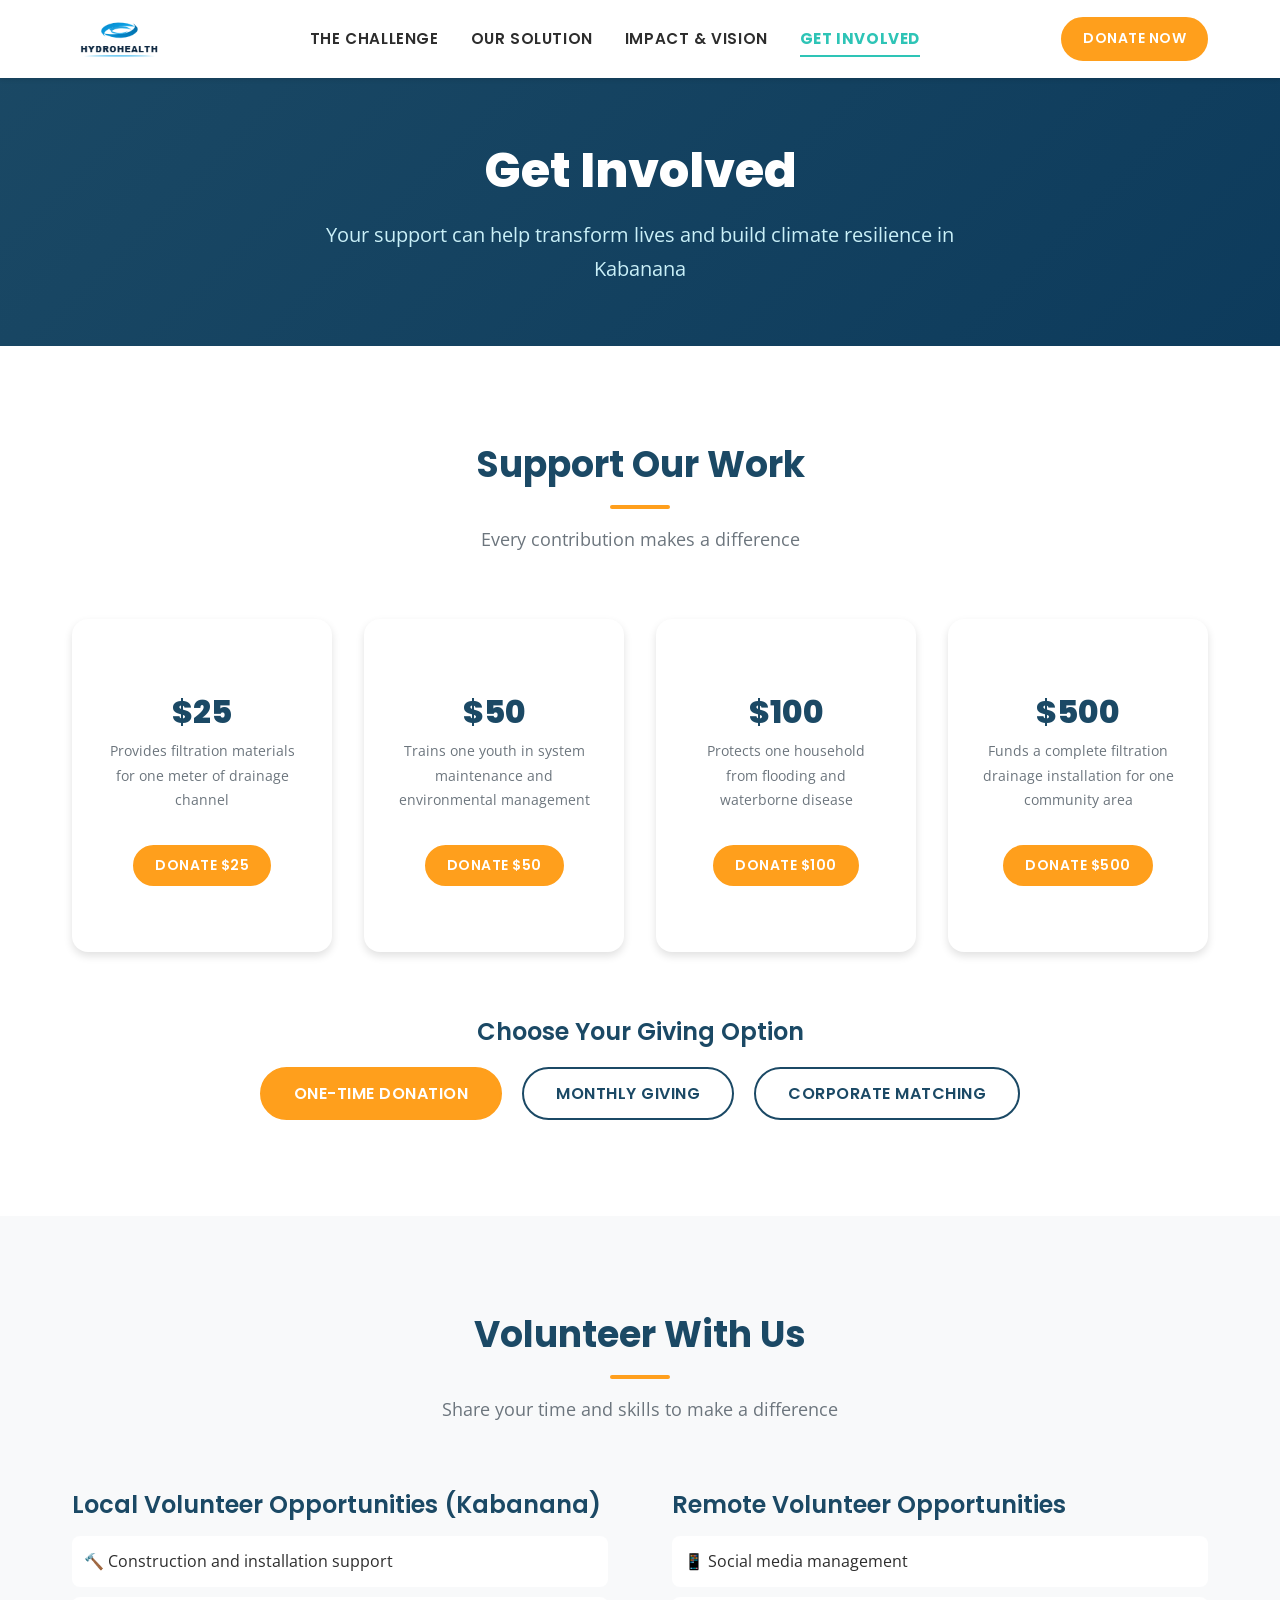
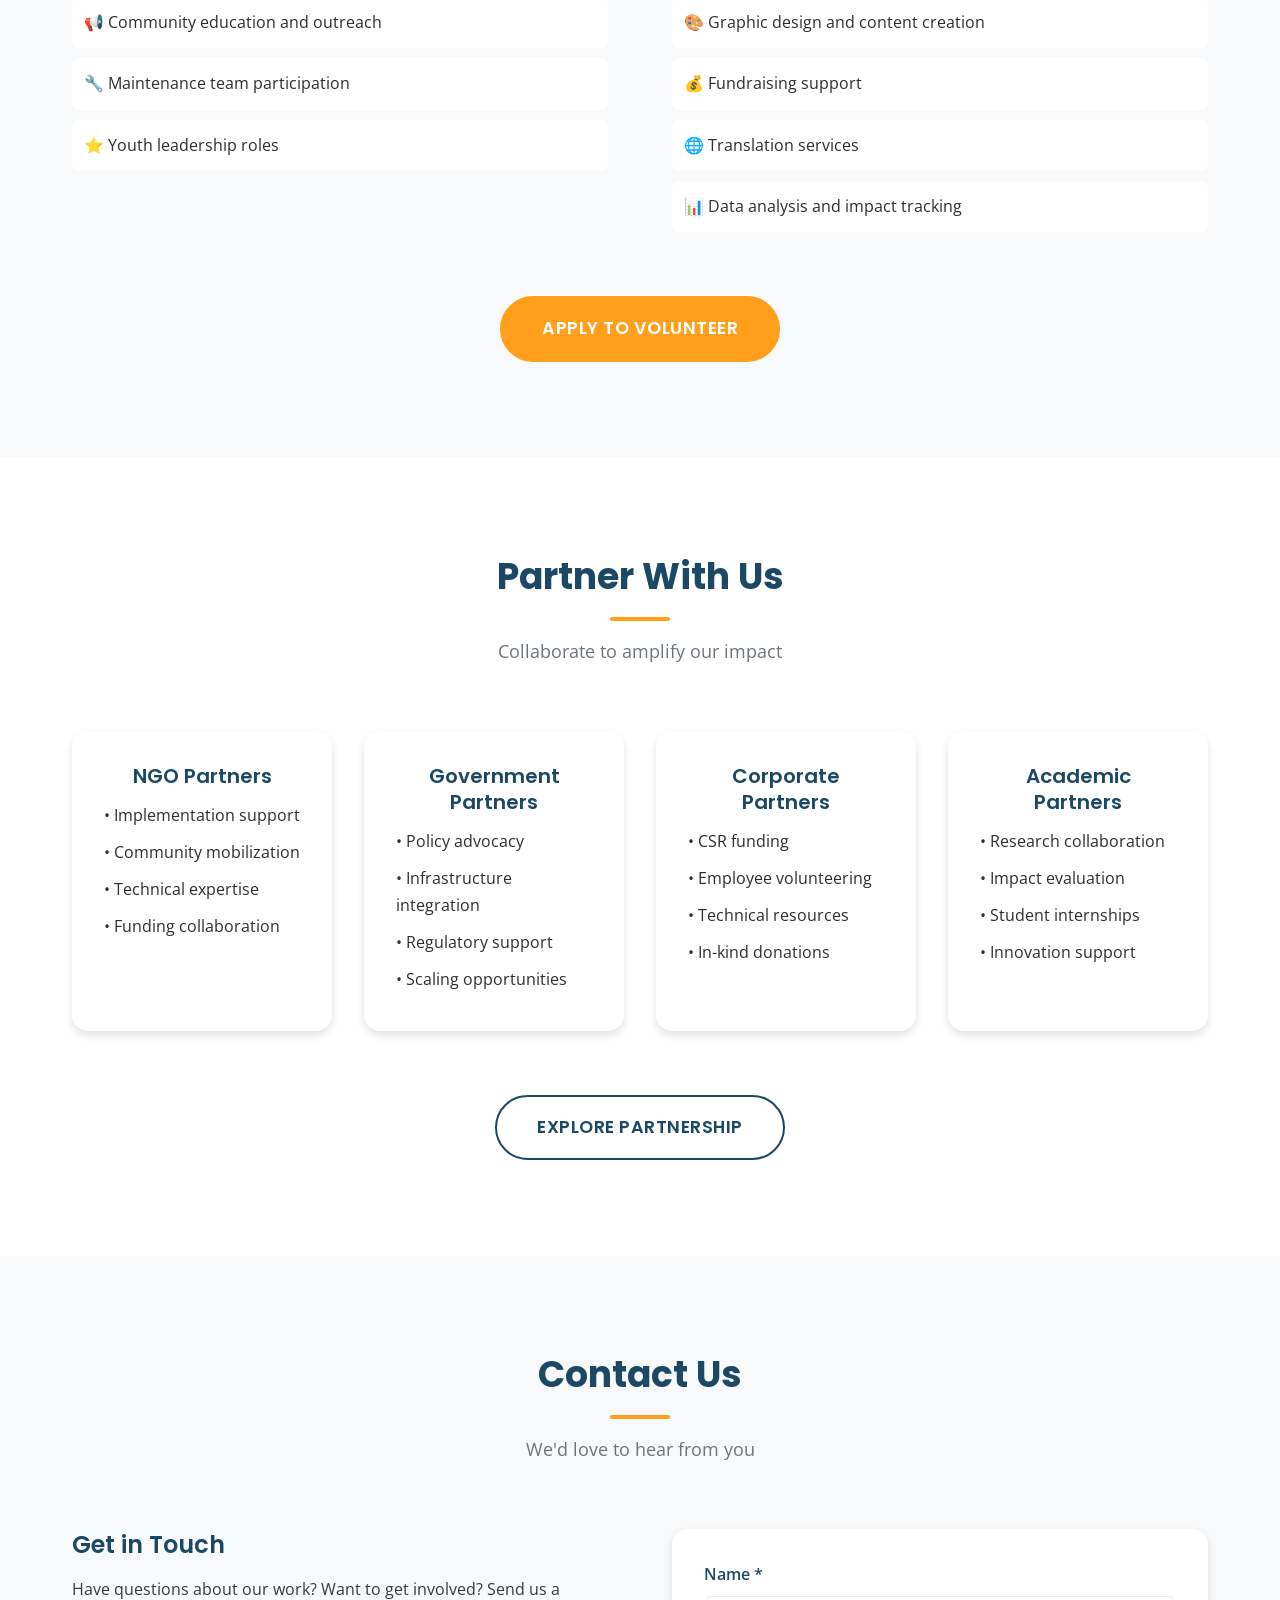
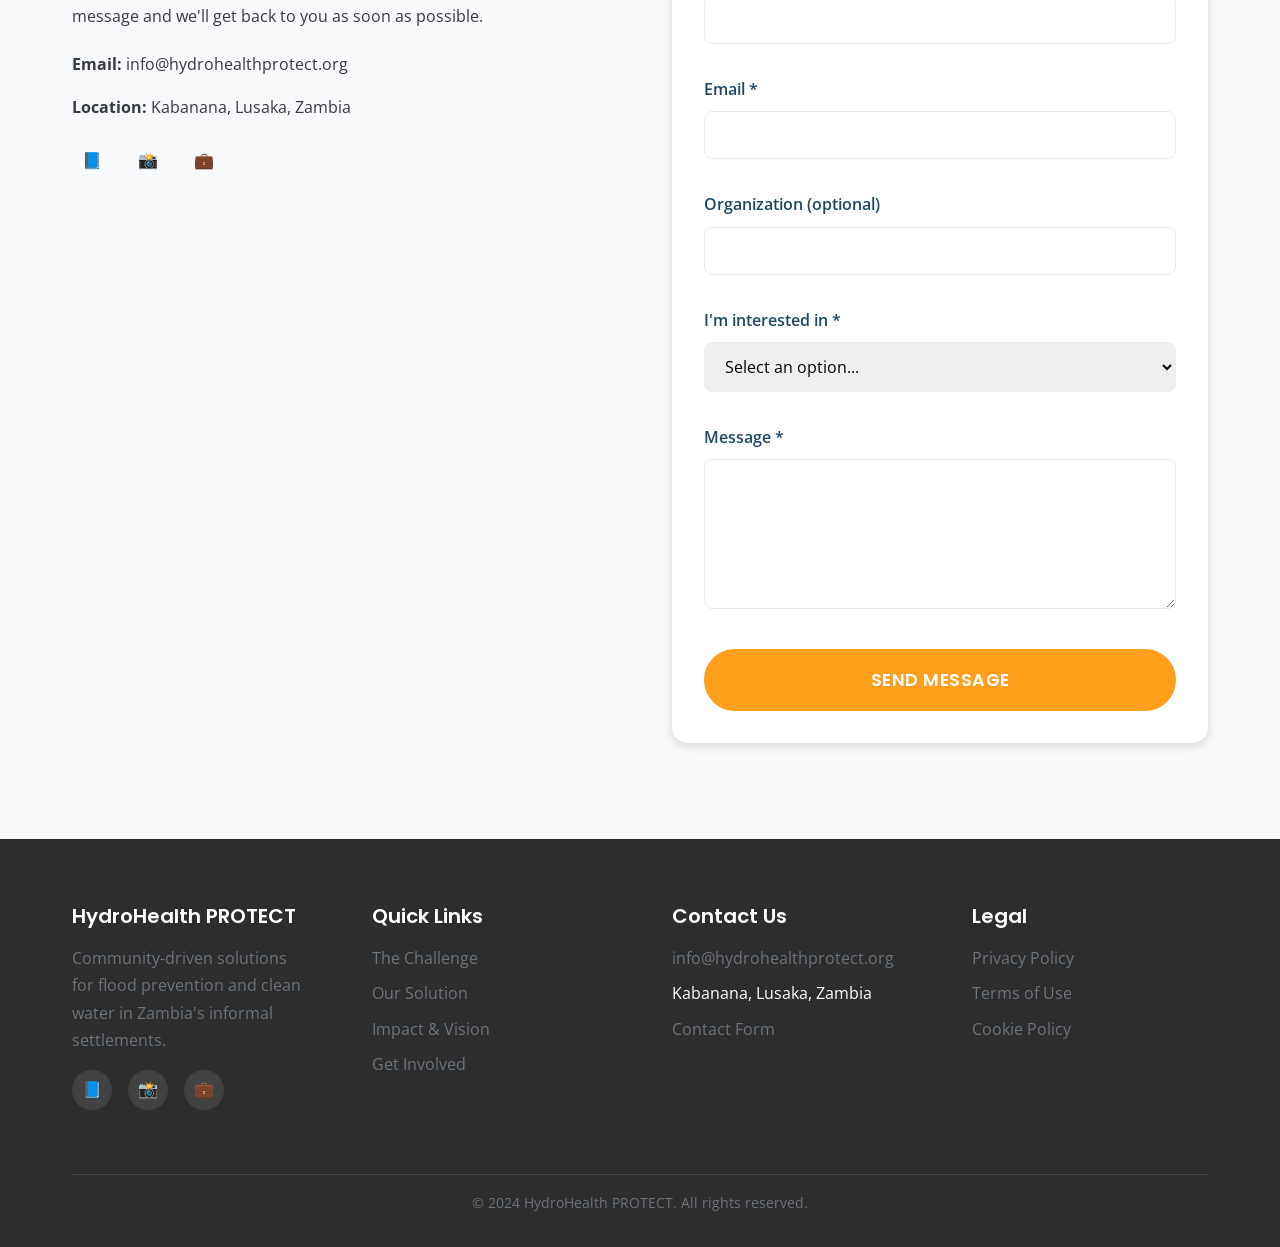
<file: get-involved.html>
<!DOCTYPE html>
<html lang="en">
<head>
    <meta charset="UTF-8">
    <meta name="viewport" content="width=device-width, initial-scale=1.0">
    <title>Get Involved | HydroHealth PROTECT</title>
    <meta name="description" content="Support HydroHealth PROTECT through donations, volunteering, or partnerships. Help us build climate-resilient communities in Zambia.">
    
    <!-- Google Fonts -->
    <link rel="preconnect" href="https://fonts.googleapis.com">
    <link rel="preconnect" href="https://fonts.gstatic.com" crossorigin>
    <link href="https://fonts.googleapis.com/css2?family=Poppins:wght@400;500;600;700;800&family=Open+Sans:wght@400;500;600&display=swap" rel="stylesheet">
    
    <!-- Stylesheets -->
    <link rel="stylesheet" href="css/style.css">
    <link rel="stylesheet" href="css/animations.css">
    <link rel="stylesheet" href="css/responsive.css">
    
    <!-- Favicon -->
    <link rel="icon" type="image/svg+xml" href="images/favicon.svg">
</head>
<body>
    
    <!-- Navigation -->
    <nav class="navbar" id="navbar">
        <div class="navbar-container">
            <a href="index.html" class="navbar-brand">
                <img src="images/our_logo.png" alt="HydroHealth PROTECT Logo">
            </a>
            
            <button class="navbar-toggle" id="navbarToggle" aria-label="Toggle navigation">
                <span></span>
                <span></span>
                <span></span>
            </button>
            
            <ul class="navbar-menu" id="navbarMenu">
                <li><a href="challenge.html">The Challenge</a></li>
                <li><a href="solution.html">Our Solution</a></li>
                <li><a href="impact.html">Impact & Vision</a></li>
                <li><a href="get-involved.html" class="active" aria-current="page">Get Involved</a></li>
                </ul>
            
            <div class="navbar-cta">
                <a href="#donate" class="btn btn-primary btn-sm">Donate Now</a>
            </div>
        </div>
    </nav>
    
    <!-- Page Header -->
    <header class="page-header">
        <div class="container">
            <h1>Get Involved</h1>
            <p>
                Your support can help transform lives and build climate resilience in Kabanana
            </p>
        </div>
    </header>
    
    <!-- Donation Section -->
    <section class="section" id="donate">
        <div class="container">
            <div class="section-header">
                <h2>Support Our Work</h2>
                <p>Every contribution makes a difference</p>
            </div>
            
            <div class="donation-grid">
                <div class="donation-card reveal">
                    <div class="amount">$25</div>
                    <p class="description">
                        Provides filtration materials for one meter of drainage channel
                    </p>
                    <button class="btn btn-primary btn-sm">Donate $25</button>
                </div>
                
                <div class="donation-card reveal delay-2">
                    <div class="amount">$50</div>
                    <p class="description">
                        Trains one youth in system maintenance and environmental management
                    </p>
                    <button class="btn btn-primary btn-sm">Donate $50</button>
                </div>
                
                <div class="donation-card reveal delay-4">
                    <div class="amount">$100</div>
                    <p class="description">
                        Protects one household from flooding and waterborne disease
                    </p>
                    <button class="btn btn-primary btn-sm">Donate $100</button>
                </div>
                
                <div class="donation-card reveal delay-6">
                    <div class="amount">$500</div>
                    <p class="description">
                        Funds a complete filtration drainage installation for one community area
                    </p>
                    <button class="btn btn-primary btn-sm">Donate $500</button>
                </div>
            </div>
            
            <div style="text-align: center; margin-top: var(--spacing-lg);">
                <h3>Choose Your Giving Option</h3>
                <div style="display: flex; gap: 20px; justify-content: center; margin-top: 20px; flex-wrap: wrap;">
                    <button class="btn btn-primary">One-Time Donation</button>
                    <button class="btn btn-secondary">Monthly Giving</button>
                    <button class="btn btn-secondary">Corporate Matching</button>
                </div>
            </div>
        </div>
    </section>
    
    <!-- Volunteer Section -->
    <section class="section" style="background-color: var(--off-white);" id="volunteer">
        <div class="container">
            <div class="section-header">
                <h2>Volunteer With Us</h2>
                <p>Share your time and skills to make a difference</p>
            </div>
            
            <div class="grid-2">
                <div class="reveal-left">
                    <h3>Local Volunteer Opportunities (Kabanana)</h3>
                    <ul style="list-style: none;">
                        <li style="margin-bottom: 10px; padding: 12px; background: white; border-radius: 8px;">
                            🔨 Construction and installation support
                        </li>
                        <li style="margin-bottom: 10px; padding: 12px; background: white; border-radius: 8px;">
                            📢 Community education and outreach
                        </li>
                        <li style="margin-bottom: 10px; padding: 12px; background: white; border-radius: 8px;">
                            🔧 Maintenance team participation
                        </li>
                        <li style="padding: 12px; background: white; border-radius: 8px;">
                            ⭐ Youth leadership roles
                        </li>
                    </ul>
                </div>
                
                <div class="reveal-right">
                    <h3>Remote Volunteer Opportunities</h3>
                    <ul style="list-style: none;">
                        <li style="margin-bottom: 10px; padding: 12px; background: white; border-radius: 8px;">
                            📱 Social media management
                        </li>
                        <li style="margin-bottom: 10px; padding: 12px; background: white; border-radius: 8px;">
                            🎨 Graphic design and content creation
                        </li>
                        <li style="margin-bottom: 10px; padding: 12px; background: white; border-radius: 8px;">
                            💰 Fundraising support
                        </li>
                        <li style="margin-bottom: 10px; padding: 12px; background: white; border-radius: 8px;">
                            🌐 Translation services
                        </li>
                        <li style="padding: 12px; background: white; border-radius: 8px;">
                            📊 Data analysis and impact tracking
                        </li>
                    </ul>
                </div>
            </div>
            
            <div style="text-align: center; margin-top: var(--spacing-lg);">
                <a href="#contact" class="btn btn-primary btn-lg">Apply to Volunteer</a>
            </div>
        </div>
    </section>
    
    <!-- Partnership Section -->
    <section class="section" id="partner">
        <div class="container">
            <div class="section-header">
                <h2>Partner With Us</h2>
                <p>Collaborate to amplify our impact</p>
            </div>
            
            <div class="grid-4">
                <div class="card reveal">
                    <div class="card-body">
                        <h3 class="card-title" style="text-align: center;">NGO Partners</h3>
                        <ul style="list-style: none;">
                            <li style="padding: 5px 0;">• Implementation support</li>
                            <li style="padding: 5px 0;">• Community mobilization</li>
                            <li style="padding: 5px 0;">• Technical expertise</li>
                            <li style="padding: 5px 0;">• Funding collaboration</li>
                        </ul>
                    </div>
                </div>
                
                <div class="card reveal delay-2">
                    <div class="card-body">
                        <h3 class="card-title" style="text-align: center;">Government Partners</h3>
                        <ul style="list-style: none;">
                            <li style="padding: 5px 0;">• Policy advocacy</li>
                            <li style="padding: 5px 0;">• Infrastructure integration</li>
                            <li style="padding: 5px 0;">• Regulatory support</li>
                            <li style="padding: 5px 0;">• Scaling opportunities</li>
                        </ul>
                    </div>
                </div>
                
                <div class="card reveal delay-4">
                    <div class="card-body">
                        <h3 class="card-title" style="text-align: center;">Corporate Partners</h3>
                        <ul style="list-style: none;">
                            <li style="padding: 5px 0;">• CSR funding</li>
                            <li style="padding: 5px 0;">• Employee volunteering</li>
                            <li style="padding: 5px 0;">• Technical resources</li>
                            <li style="padding: 5px 0;">• In-kind donations</li>
                        </ul>
                    </div>
                </div>
                
                <div class="card reveal delay-6">
                    <div class="card-body">
                        <h3 class="card-title" style="text-align: center;">Academic Partners</h3>
                        <ul style="list-style: none;">
                            <li style="padding: 5px 0;">• Research collaboration</li>
                            <li style="padding: 5px 0;">• Impact evaluation</li>
                            <li style="padding: 5px 0;">• Student internships</li>
                            <li style="padding: 5px 0;">• Innovation support</li>
                        </ul>
                    </div>
                </div>
            </div>
            
            <div style="text-align: center; margin-top: var(--spacing-lg);">
                <a href="#contact" class="btn btn-secondary btn-lg">Explore Partnership</a>
            </div>
        </div>
    </section>
    
    <!-- Contact Section -->
    <section class="section" style="background-color: var(--off-white);" id="contact">
        <div class="container">
            <div class="section-header">
                <h2>Contact Us</h2>
                <p>We'd love to hear from you</p>
            </div>
            
            <div class="grid-2">
                <div class="reveal-left">
                    <h3>Get in Touch</h3>
                    <p>
                        Have questions about our work? Want to get involved? Send us a 
                        message and we'll get back to you as soon as possible.
                    </p>
                    
                    <div style="margin-top: 20px;">
                        <p><strong>Email:</strong> info@hydrohealthprotect.org</p>
                        <p><strong>Location:</strong> Kabanana, Lusaka, Zambia</p>
                    </div>
                    
                    <div class="footer-social" style="margin-top: 20px;">
                        <a href="#" aria-label="Facebook">📘</a>
                        <a href="#" aria-label="Instagram">📸</a>
                        <a href="#" aria-label="LinkedIn">💼</a>
                    </div>
                </div>
                
                <div class="reveal-right">
                    <form id="contactForm" class="form-card">
                        <div class="form-group">
                            <label class="form-label" for="name">Name *</label>
                            <input type="text" id="name" class="form-input" required>
                        </div>
                        
                        <div class="form-group">
                            <label class="form-label" for="email">Email *</label>
                            <input type="email" id="email" class="form-input" required>
                        </div>
                        
                        <div class="form-group">
                            <label class="form-label" for="organization">Organization (optional)</label>
                            <input type="text" id="organization" class="form-input">
                        </div>
                        
                        <div class="form-group">
                            <label class="form-label" for="interest">I'm interested in *</label>
                            <select id="interest" class="form-select" required>
                                <option value="">Select an option...</option>
                                <option value="donation">Donation</option>
                                <option value="volunteering">Volunteering</option>
                                <option value="partnership">Partnership</option>
                                <option value="media">Media Inquiry</option>
                                <option value="other">Other</option>
                            </select>
                        </div>
                        
                        <div class="form-group">
                            <label class="form-label" for="message">Message *</label>
                            <textarea id="message" class="form-textarea" required></textarea>
                        </div>
                        
                        <button type="submit" class="btn btn-primary btn-lg" style="width: 100%;">Send Message</button>
                    </form>
                </div>
            </div>
        </div>
    </section>
    
    <!-- Footer -->
    <footer class="footer">
        <div class="container">
            <div class="footer-grid">
                <div>
                    <h4>HydroHealth PROTECT</h4>
                    <p>
                        Community-driven solutions for flood prevention and clean water in 
                        Zambia's informal settlements.
                    </p>
                    <div class="footer-social">
                        <a href="#" aria-label="Facebook">📘</a>
                        <a href="#" aria-label="Instagram">📸</a>
                        <a href="#" aria-label="LinkedIn">💼</a>
                    </div>
                </div>
                
                <div>
                    <h4>Quick Links</h4>
                    <ul class="footer-links">
                        <li><a href="challenge.html">The Challenge</a></li>
                        <li><a href="solution.html">Our Solution</a></li>
                        <li><a href="impact.html">Impact & Vision</a></li>
                        <li><a href="get-involved.html">Get Involved</a></li>
                    </ul>
                </div>
                
                <div>
                    <h4>Contact Us</h4>
                    <ul class="footer-links">
                        <li><a href="mailto:info@hydrohealthprotect.org">info@hydrohealthprotect.org</a></li>
                        <li>Kabanana, Lusaka, Zambia</li>
                        <li><a href="#contact">Contact Form</a></li>
                    </ul>
                </div>
                
                <div>
                    <h4>Legal</h4>
                    <ul class="footer-links">
                        <li><a href="#">Privacy Policy</a></li>
                        <li><a href="#">Terms of Use</a></li>
                        <li><a href="#">Cookie Policy</a></li>
                    </ul>
                </div>
            </div>
            
            <div class="footer-bottom">
                <p>© 2024 HydroHealth PROTECT. All rights reserved.</p>
            </div>
        </div>
    </footer>
    
    <!-- JavaScript -->
    <script src="js/main.js"></script>
    <script src="js/navigation.js"></script>
    <script src="js/animations.js"></script>
</body>
</html>
</file>
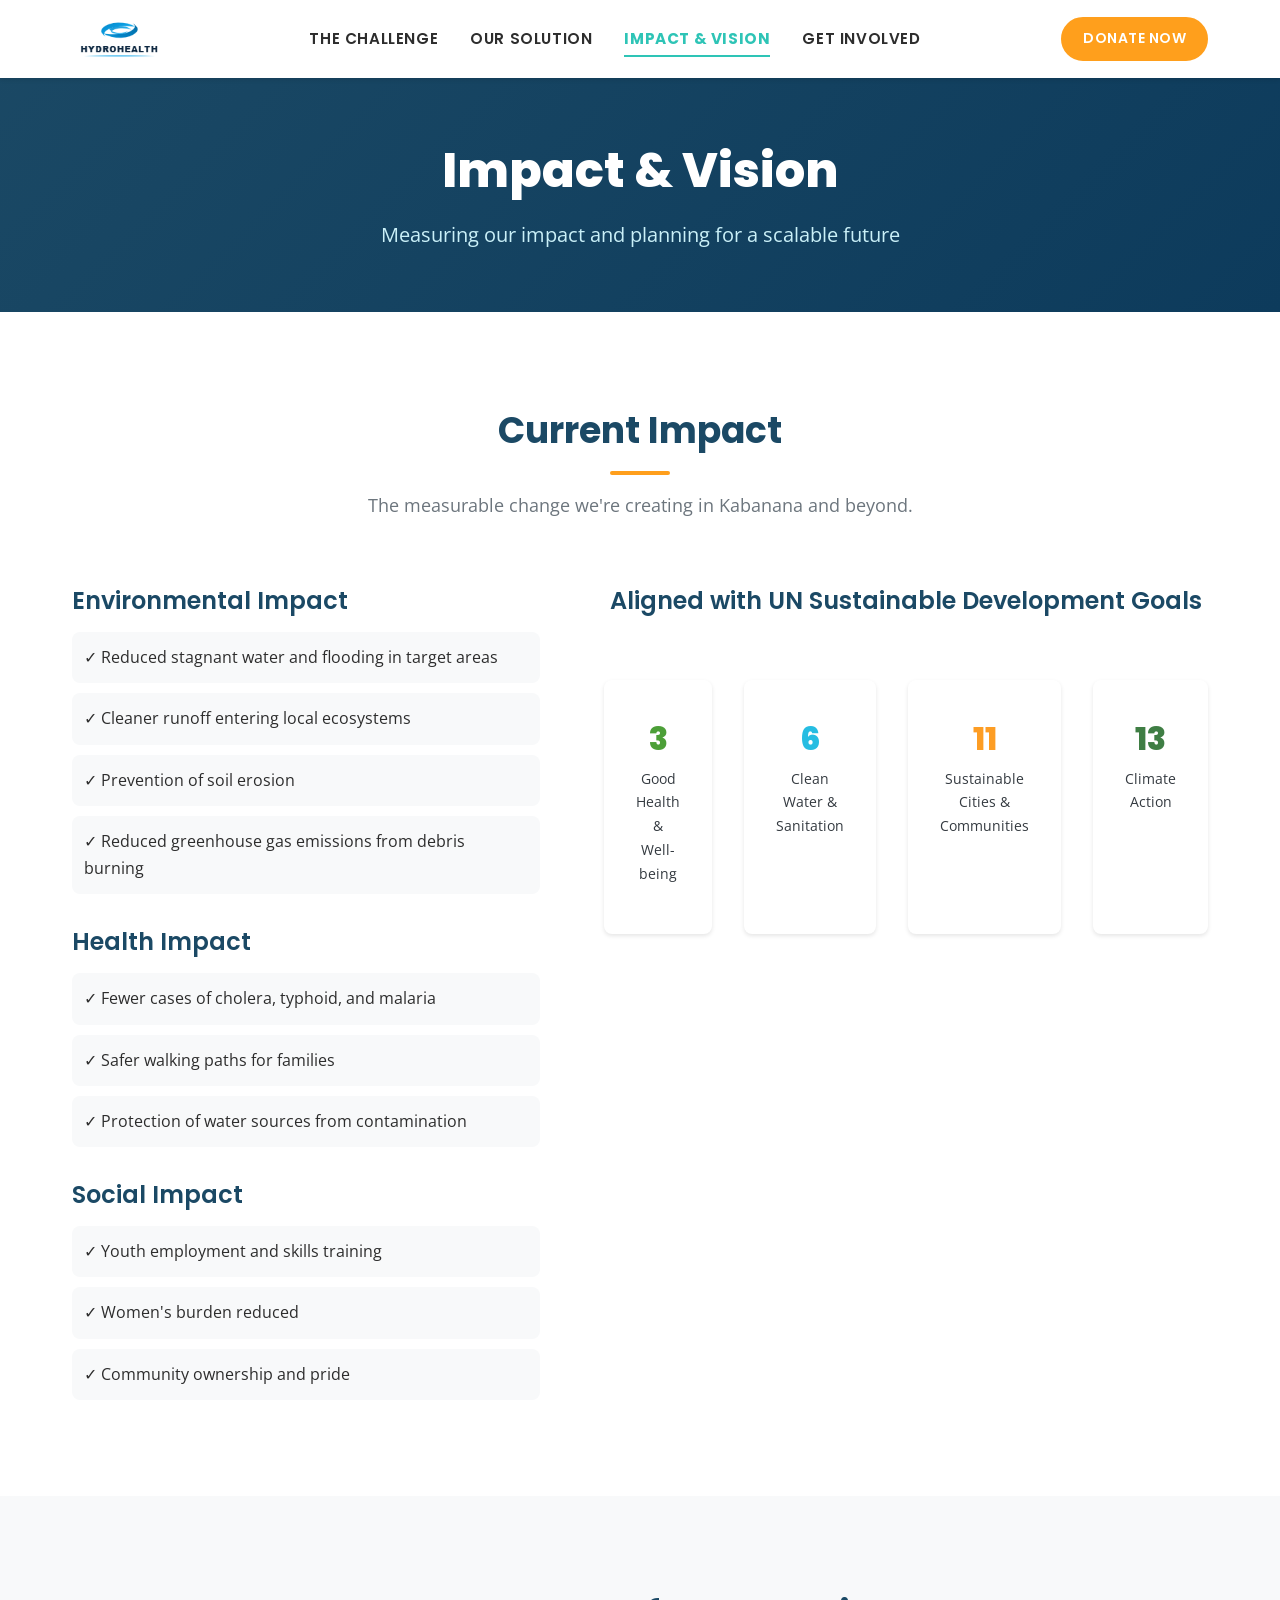
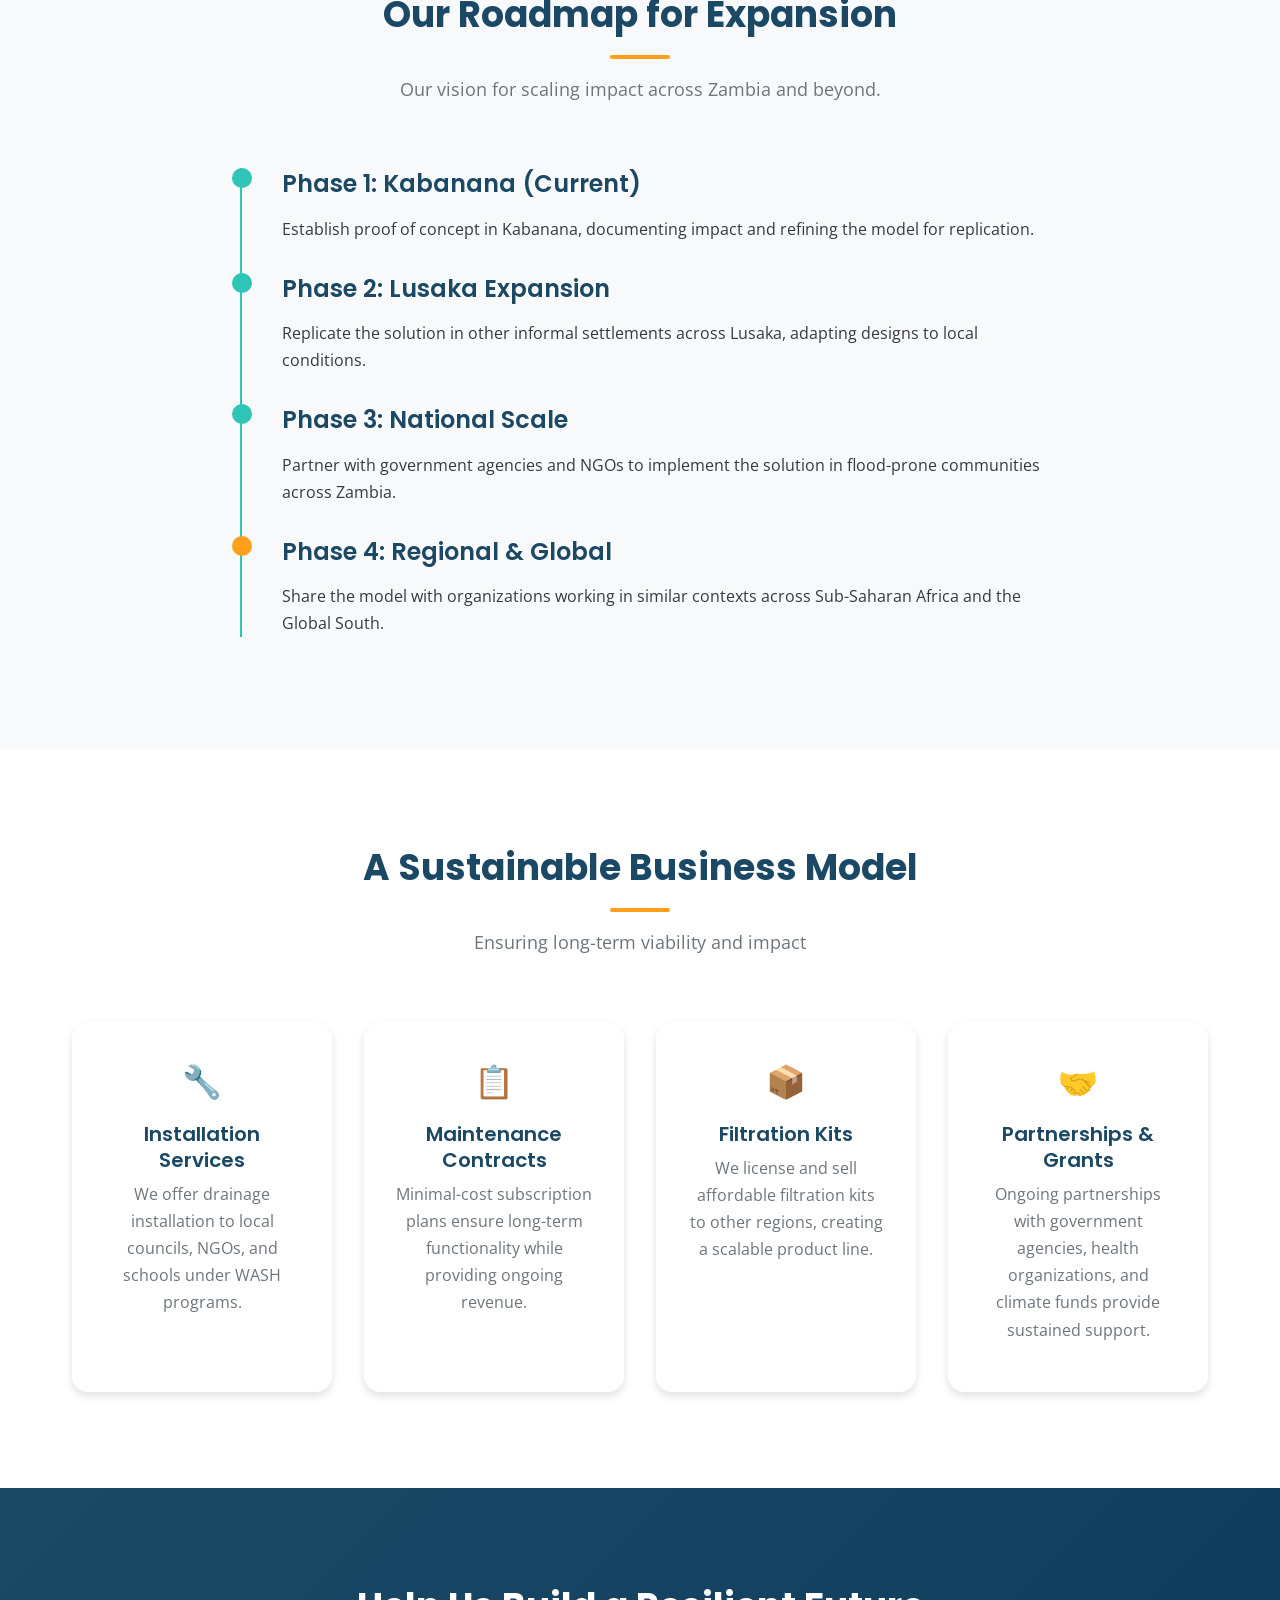
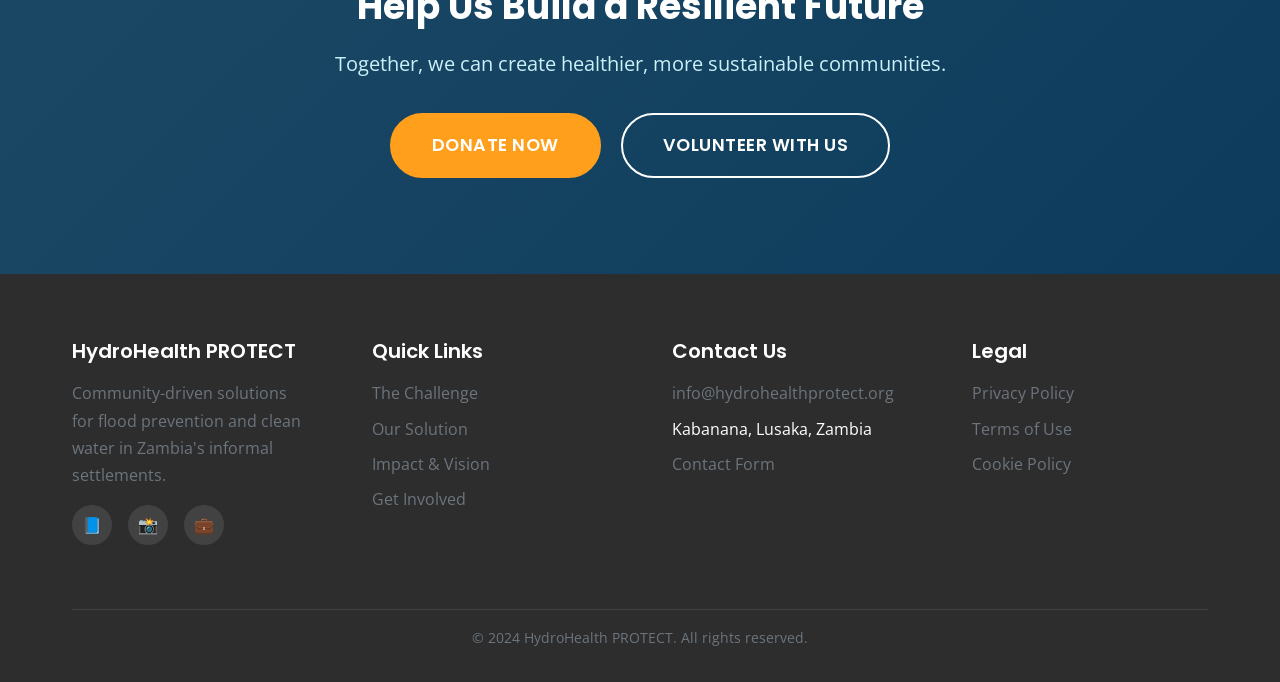
<file: impact.html>
<!DOCTYPE html>
<html lang="en">
<head>
    <meta charset="UTF-8">
    <meta name="viewport" content="width=device-width, initial-scale=1.0">
    <title>Impact & Vision | HydroHealth PROTECT</title>
    <meta name="description" content="See the measurable impact HydroHealth PROTECT is creating in Zambia's communities and our vision for scaling this solution nationwide.">
    
    <!-- Google Fonts -->
    <link rel="preconnect" href="https://fonts.googleapis.com">
    <link rel="preconnect" href="https://fonts.gstatic.com" crossorigin>
    <link href="https://fonts.googleapis.com/css2?family=Poppins:wght@400;500;600;700;800&family=Open+Sans:wght@400;500;600&display=swap" rel="stylesheet">
    
    <!-- Stylesheets -->
    <link rel="stylesheet" href="css/style.css">
    <link rel="stylesheet" href="css/animations.css">
    <link rel="stylesheet" href="css/responsive.css">
    
    <!-- Favicon -->
    <link rel="icon" type="image/svg+xml" href="images/favicon.svg">
</head>
<body>
    
    <!-- Navigation -->
    <nav class="navbar" id="navbar">
        <div class="navbar-container">
            <a href="index.html" class="navbar-brand">
                <img src="images/our_logo.png" alt="HydroHealth PROTECT Logo">
            </a>
            
            <button class="navbar-toggle" id="navbarToggle" aria-label="Toggle navigation">
                <span></span>
                <span></span>
                <span></span>
            </button>
            
            <ul class="navbar-menu" id="navbarMenu">
                <li><a href="challenge.html">The Challenge</a></li>
                <li><a href="solution.html">Our Solution</a></li>
                <li><a href="impact.html" class="active" aria-current="page">Impact & Vision</a></li>
                <li><a href="get-involved.html">Get Involved</a></li>
                </ul>
            
            <div class="navbar-cta">
                <a href="get-involved.html#donate" class="btn btn-primary btn-sm">Donate Now</a>
            </div>
        </div>
    </nav>
    
    <!-- Page Header -->
    <header class="page-header">
        <div class="container">
            <h1>Impact & Vision</h1>
            <p>
                Measuring our impact and planning for a scalable future
            </p>
        </div>
    </header>
    
    <!-- Current Impact -->
    <section class="section">
        <div class="container">
            <div class="section-header">
                <h2>Current Impact</h2>
                <p>The measurable change we're creating in Kabanana and beyond.</p>
            </div>
            
            <div class="grid-2">
                <div class="reveal-left">
                    <h3>Environmental Impact</h3>
                    <ul style="list-style: none; margin-bottom: var(--spacing-md);">
                        <li style="margin-bottom: 10px; padding: 12px; background: var(--off-white); border-radius: 8px;">
                            ✓ Reduced stagnant water and flooding in target areas
                        </li>
                        <li style="margin-bottom: 10px; padding: 12px; background: var(--off-white); border-radius: 8px;">
                            ✓ Cleaner runoff entering local ecosystems
                        </li>
                        <li style="margin-bottom: 10px; padding: 12px; background: var(--off-white); border-radius: 8px;">
                            ✓ Prevention of soil erosion
                        </li>
                        <li style="padding: 12px; background: var(--off-white); border-radius: 8px;">
                            ✓ Reduced greenhouse gas emissions from debris burning
                        </li>
                    </ul>
                    
                    <h3>Health Impact</h3>
                    <ul style="list-style: none; margin-bottom: var(--spacing-md);">
                        <li style="margin-bottom: 10px; padding: 12px; background: var(--off-white); border-radius: 8px;">
                            ✓ Fewer cases of cholera, typhoid, and malaria
                        </li>
                        <li style="margin-bottom: 10px; padding: 12px; background: var(--off-white); border-radius: 8px;">
                            ✓ Safer walking paths for families
                        </li>
                        <li style="padding: 12px; background: var(--off-white); border-radius: 8px;">
                            ✓ Protection of water sources from contamination
                        </li>
                    </ul>
                    
                    <h3>Social Impact</h3>
                    <ul style="list-style: none;">
                        <li style="margin-bottom: 10px; padding: 12px; background: var(--off-white); border-radius: 8px;">
                            ✓ Youth employment and skills training
                        </li>
                        <li style="margin-bottom: 10px; padding: 12px; background: var(--off-white); border-radius: 8px;">
                            ✓ Women's burden reduced
                        </li>
                        <li style="padding: 12px; background: var(--off-white); border-radius: 8px;">
                            ✓ Community ownership and pride
                        </li>
                    </ul>
                </div>
                
                <div class="reveal-right">
                    <h3 style="text-align: center; margin-bottom: var(--spacing-md);">
                        Aligned with UN Sustainable Development Goals
                    </h3>
                    
                    <div class="sdg-grid">
                        <div class="sdg-item">
                            <div class="sdg-number" style="color: #4C9F38;">3</div>
                            <p style="font-size: 0.875rem;">Good Health & Well-being</p>
                        </div>
                        <div class="sdg-item">
                            <div class="sdg-number" style="color: #26BDE2;">6</div>
                            <p style="font-size: 0.875rem;">Clean Water & Sanitation</p>
                        </div>
                        <div class="sdg-item">
                            <div class="sdg-number" style="color: #FD9D24;">11</div>
                            <p style="font-size: 0.875rem;">Sustainable Cities & Communities</p>
                        </div>
                        <div class="sdg-item">
                            <div class="sdg-number" style="color: #3F7E44;">13</div>
                            <p style="font-size: 0.875rem;">Climate Action</p>
                        </div>
                    </div>
                </div>
            </div>
        </div>
    </section>
    
    <!-- Expansion Roadmap -->
    <section class="section" style="background-color: var(--off-white);">
        <div class="container">
            <div class="section-header">
                <h2>Our Roadmap for Expansion</h2>
                <p>Our vision for scaling impact across Zambia and beyond.</p>
            </div>
            
            <div style="max-width: 800px; margin: 0 auto;">
                <div style="position: relative; padding-left: 40px; border-left: 2px solid var(--teal);">
                    
                    <div style="margin-bottom: 30px; position: relative;">
                        <div style="position: absolute; left: -50px; top: 0; width: 20px; height: 20px; background: var(--teal); border-radius: 50%;"></div>
                        <h3>Phase 1: Kabanana (Current)</h3>
                        <p>
                            Establish proof of concept in Kabanana, documenting impact and 
                            refining the model for replication.
                        </p>
                    </div>
                    
                    <div style="margin-bottom: 30px; position: relative;">
                        <div style="position: absolute; left: -50px; top: 0; width: 20px; height: 20px; background: var(--teal); border-radius: 50%;"></div>
                        <h3>Phase 2: Lusaka Expansion</h3>
                        <p>
                            Replicate the solution in other informal settlements across Lusaka, 
                            adapting designs to local conditions.
                        </p>
                    </div>
                    
                    <div style="margin-bottom: 30px; position: relative;">
                        <div style="position: absolute; left: -50px; top: 0; width: 20px; height: 20px; background: var(--teal); border-radius: 50%;"></div>
                        <h3>Phase 3: National Scale</h3>
                        <p>
                            Partner with government agencies and NGOs to implement the solution 
                            in flood-prone communities across Zambia.
                        </p>
                    </div>
                    
                    <div style="position: relative;">
                        <div style="position: absolute; left: -50px; top: 0; width: 20px; height: 20px; background: var(--sunset-orange); border-radius: 50%;"></div>
                        <h3>Phase 4: Regional & Global</h3>
                        <p>
                            Share the model with organizations working in similar contexts 
                            across Sub-Saharan Africa and the Global South.
                        </p>
                    </div>
                </div>
            </div>
        </div>
    </section>
    
    <!-- Business Model -->
    <section class="section">
        <div class="container">
            <div class="section-header">
                <h2>A Sustainable Business Model</h2>
                <p>Ensuring long-term viability and impact</p>
            </div>
            
            <div class="grid-4">
                <div class="card reveal">
                    <div class="card-body">
                        <div style="font-size: 2rem; text-align: center; margin-bottom: 12px;">🔧</div>
                        <h3 class="card-title" style="text-align: center;">Installation Services</h3>
                        <p class="card-text" style="text-align: center;">
                            We offer drainage installation to local councils, NGOs, and schools 
                            under WASH programs.
                        </p>
                    </div>
                </div>
                
                <div class="card reveal delay-2">
                    <div class="card-body">
                        <div style="font-size: 2rem; text-align: center; margin-bottom: 12px;">📋</div>
                        <h3 class="card-title" style="text-align: center;">Maintenance Contracts</h3>
                        <p class="card-text" style="text-align: center;">
                            Minimal-cost subscription plans ensure long-term functionality 
                            while providing ongoing revenue.
                        </p>
                    </div>
                </div>
                
                <div class="card reveal delay-4">
                    <div class="card-body">
                        <div style="font-size: 2rem; text-align: center; margin-bottom: 12px;">📦</div>
                        <h3 class="card-title" style="text-align: center;">Filtration Kits</h3>
                        <p class="card-text" style="text-align: center;">
                            We license and sell affordable filtration kits to other regions, 
                            creating a scalable product line.
                        </p>
                    </div>
                </div>
                
                <div class="card reveal delay-6">
                    <div class="card-body">
                        <div style="font-size: 2rem; text-align: center; margin-bottom: 12px;">🤝</div>
                        <h3 class="card-title" style="text-align: center;">Partnerships & Grants</h3>
                        <p class="card-text" style="text-align: center;">
                            Ongoing partnerships with government agencies, health organizations, 
                            and climate funds provide sustained support.
                        </p>
                    </div>
                </div>
            </div>
        </div>
    </section>
    
    <!-- Call to Action -->
    <section class="section cta-section">
        <div class="container">
            <h2>Help Us Build a Resilient Future</h2>
            <p class="cta-text">
                Together, we can create healthier, more sustainable communities.
            </p>
            <div class="cta-buttons">
                <a href="get-involved.html#donate" class="btn btn-primary btn-lg">Donate Now</a>
                <a href="get-involved.html#volunteer" class="btn btn-outline-light btn-lg">Volunteer With Us</a>
            </div>
        </div>
    </section>
    
    <!-- Footer -->
    <footer class="footer">
        <div class="container">
            <div class="footer-grid">
                <div>
                    <h4>HydroHealth PROTECT</h4>
                    <p>
                        Community-driven solutions for flood prevention and clean water in 
                        Zambia's informal settlements.
                    </p>
                    <div class="footer-social">
                        <a href="#" aria-label="Facebook">📘</a>
                        <a href="#" aria-label="Instagram">📸</a>
                        <a href="#" aria-label="LinkedIn">💼</a>
                    </div>
                </div>
                
                <div>
                    <h4>Quick Links</h4>
                    <ul class="footer-links">
                        <li><a href="challenge.html">The Challenge</a></li>
                        <li><a href="solution.html">Our Solution</a></li>
                        <li><a href="impact.html">Impact & Vision</a></li>
                        <li><a href="get-involved.html">Get Involved</a></li>
                    </ul>
                </div>
                
                <div>
                    <h4>Contact Us</h4>
                    <ul class="footer-links">
                        <li><a href="mailto:info@hydrohealthprotect.org">info@hydrohealthprotect.org</a></li>
                        <li>Kabanana, Lusaka, Zambia</li>
                        <li><a href="get-involved.html#contact">Contact Form</a></li>
                    </ul>
                </div>
                
                <div>
                    <h4>Legal</h4>
                    <ul class="footer-links">
                        <li><a href="#">Privacy Policy</a></li>
                        <li><a href="#">Terms of Use</a></li>
                        <li><a href="#">Cookie Policy</a></li>
                    </ul>
                </div>
            </div>
            
            <div class="footer-bottom">
                <p>© 2024 HydroHealth PROTECT. All rights reserved.</p>
            </div>
        </div>
    </footer>
    
    <!-- JavaScript -->
    <script src="js/main.js"></script>
    <script src="js/navigation.js"></script>
    <script src="js/animations.js"></script>
</body>
</html>
</file>
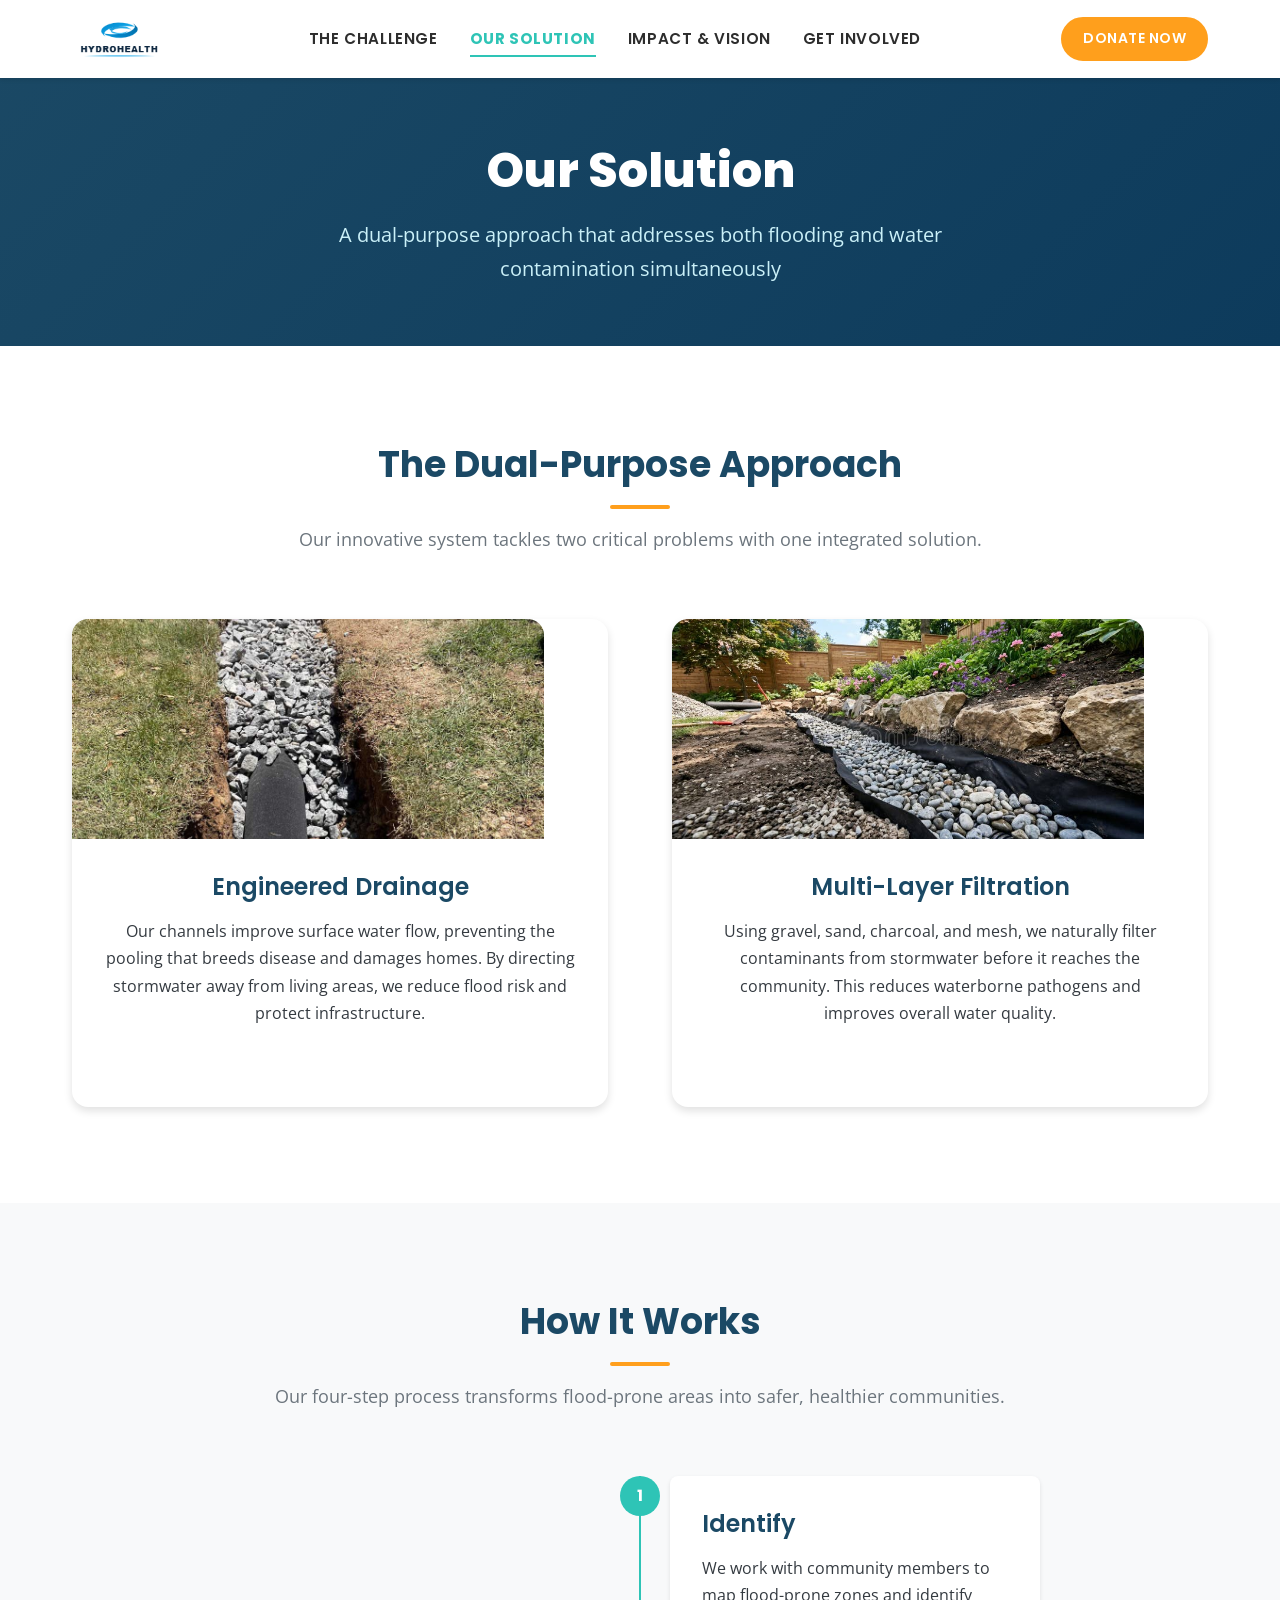
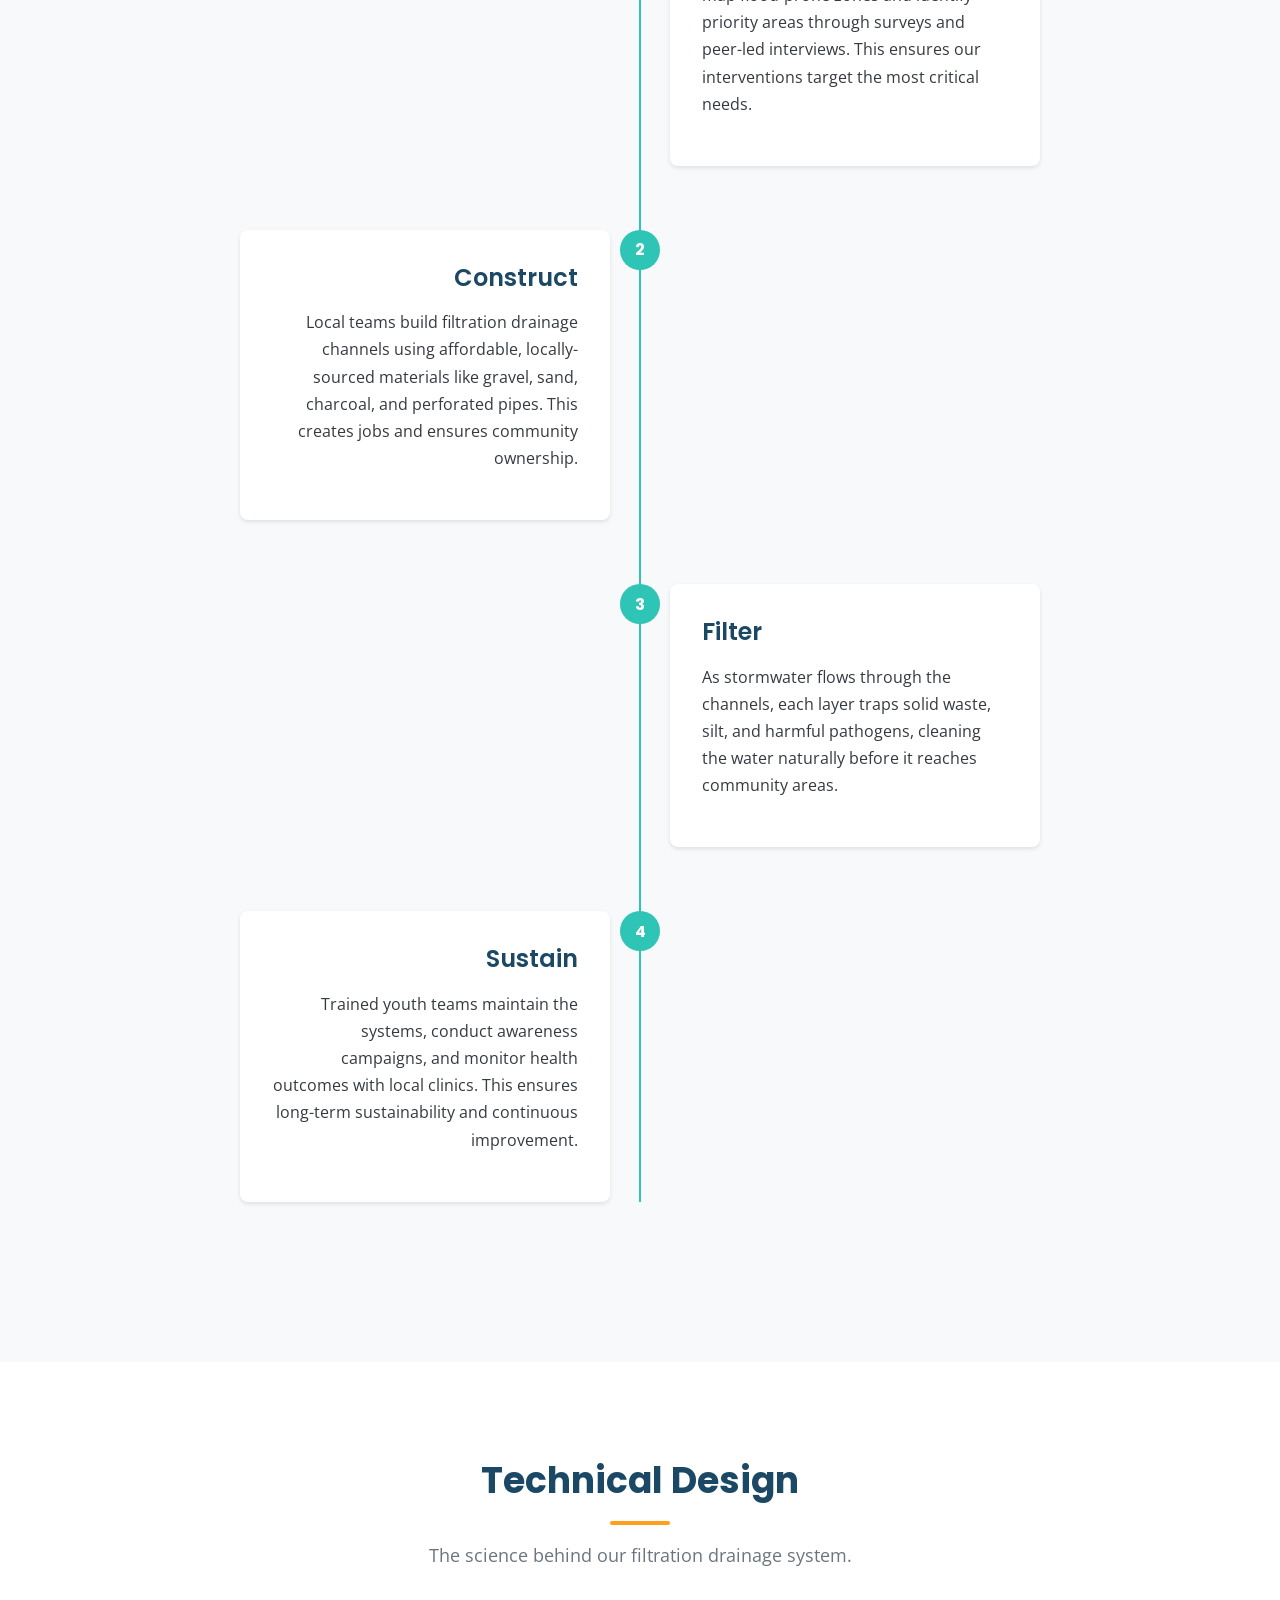
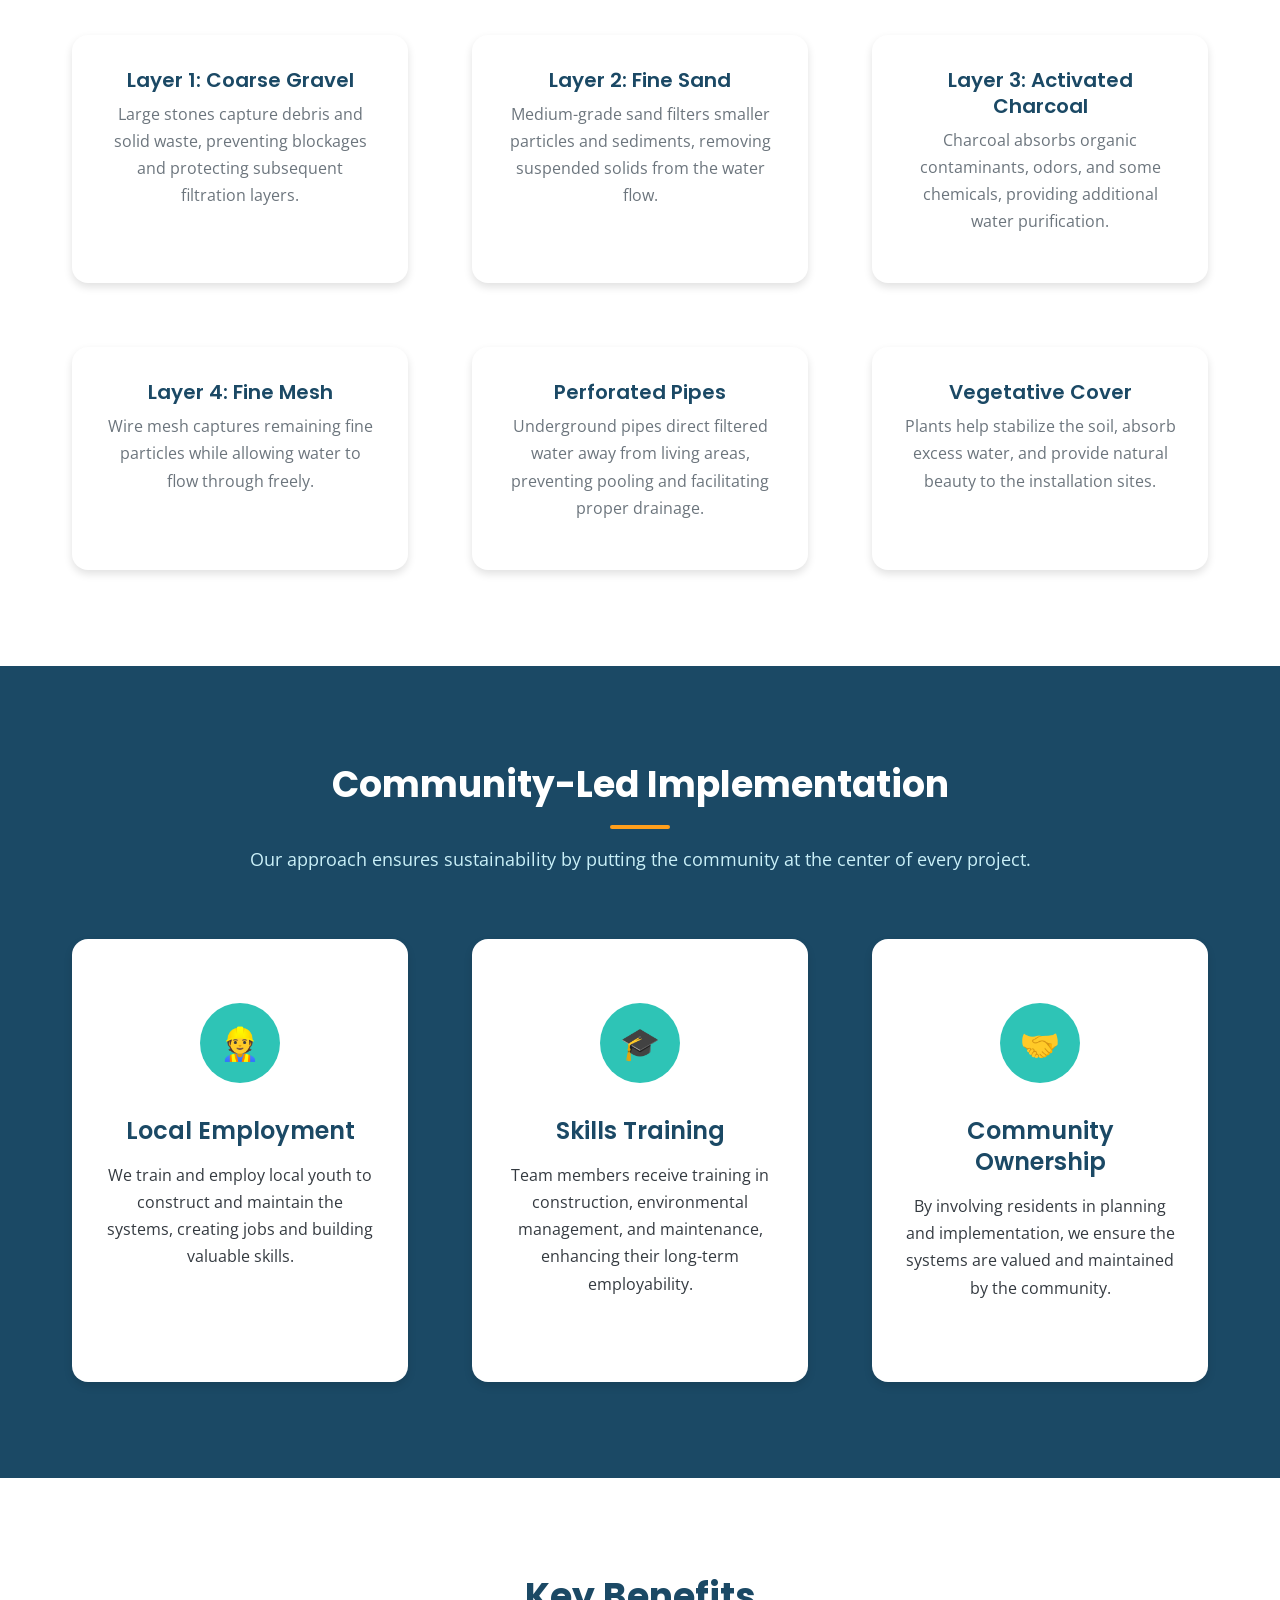
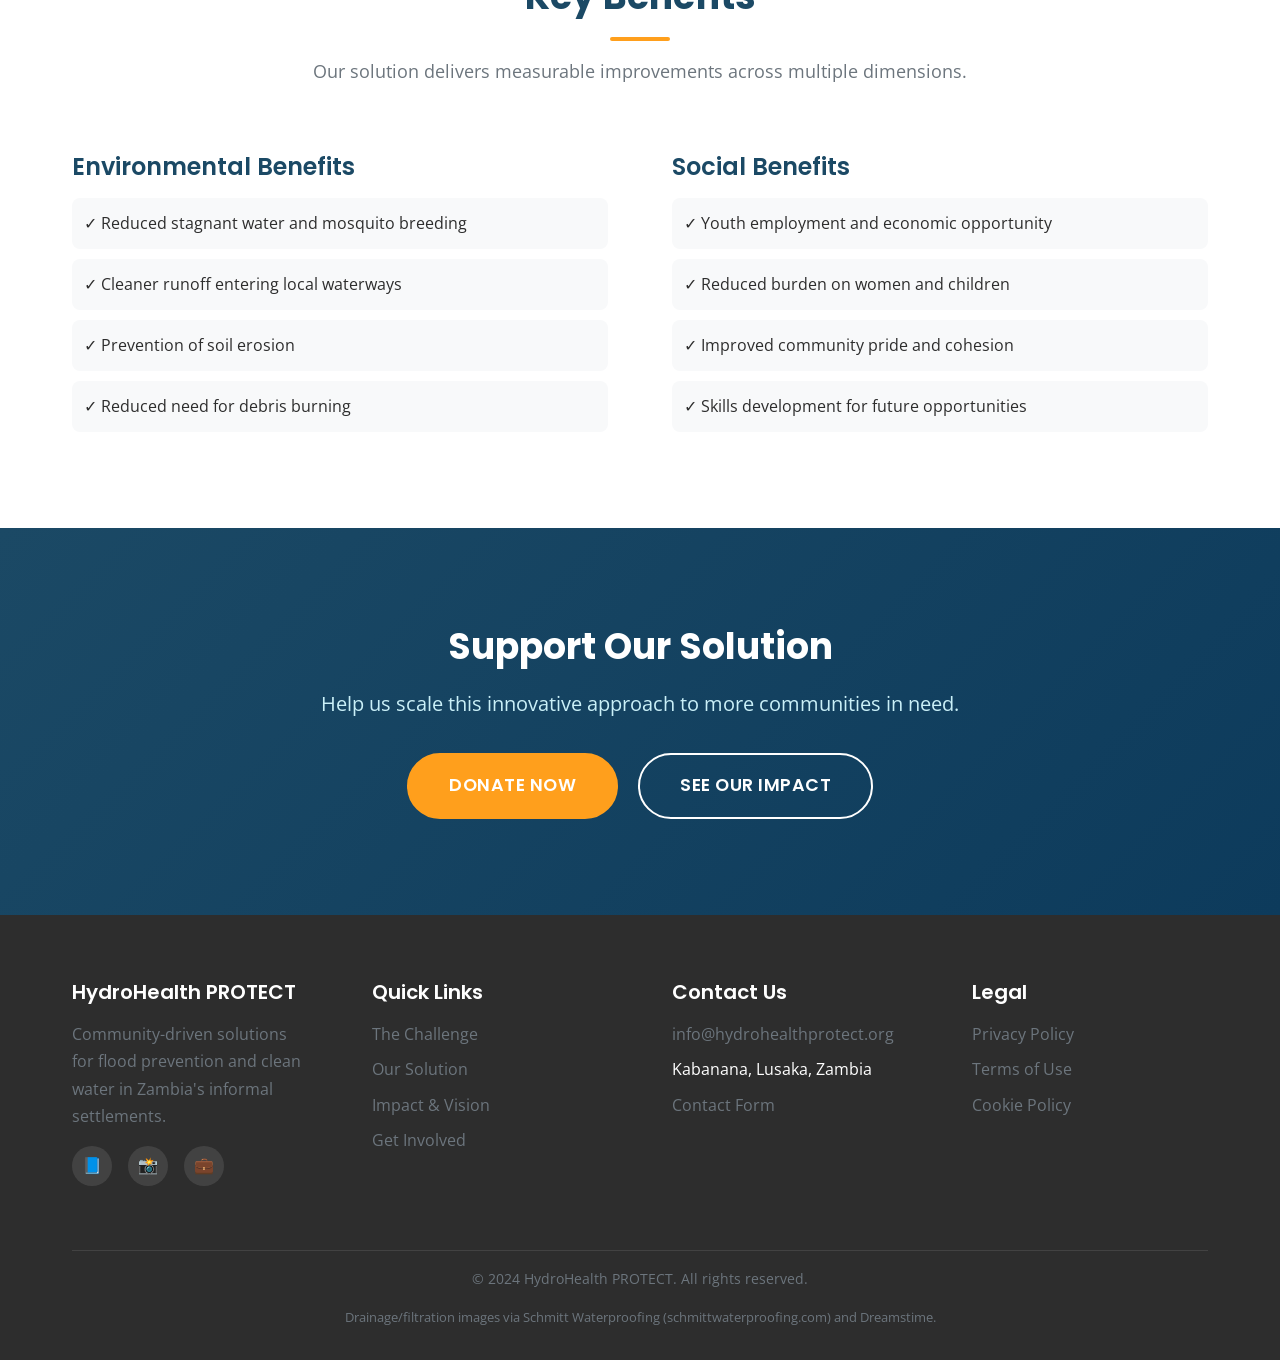
<file: solution.html>
<!DOCTYPE html>
<html lang="en">
<head>
    <meta charset="UTF-8">
    <meta name="viewport" content="width=device-width, initial-scale=1.0">
    <title>Our Solution | HydroHealth PROTECT</title>
    <meta name="description" content="Discover HydroHealth PROTECT's innovative dual-purpose solution combining engineered drainage with natural filtration to combat flooding and waterborne diseases.">
    
    <!-- Google Fonts -->
    <link rel="preconnect" href="https://fonts.googleapis.com">
    <link rel="preconnect" href="https://fonts.gstatic.com" crossorigin>
    <link href="https://fonts.googleapis.com/css2?family=Poppins:wght@400;500;600;700;800&family=Open+Sans:wght@400;500;600&display=swap" rel="stylesheet">
    
    <!-- Stylesheets -->
    <link rel="stylesheet" href="css/style.css">
    <link rel="stylesheet" href="css/animations.css">
    <link rel="stylesheet" href="css/responsive.css">
    
    <!-- Favicon -->
    <link rel="icon" type="image/svg+xml" href="images/favicon.svg">
</head>
<body>
    
    <!-- Navigation -->
    <nav class="navbar" id="navbar">
        <div class="navbar-container">
            <a href="index.html" class="navbar-brand">
                <img src="images/our_logo.png" alt="HydroHealth PROTECT Logo">
            </a>
            
            <button class="navbar-toggle" id="navbarToggle" aria-label="Toggle navigation">
                <span></span>
                <span></span>
                <span></span>
            </button>
            
            <ul class="navbar-menu" id="navbarMenu">
                <li><a href="challenge.html">The Challenge</a></li>
                <li><a href="solution.html" class="active" aria-current="page">Our Solution</a></li>
                <li><a href="impact.html">Impact & Vision</a></li>
                <li><a href="get-involved.html">Get Involved</a></li>
                </ul>
            
            <div class="navbar-cta">
                <a href="get-involved.html#donate" class="btn btn-primary btn-sm">Donate Now</a>
            </div>
        </div>
    </nav>
    
    <!-- Page Header -->
    <header class="page-header">
        <div class="container">
            <h1>Our Solution</h1>
            <p>
                A dual-purpose approach that addresses both flooding and water contamination simultaneously
            </p>
        </div>
    </header>
    
    <!-- Solution Overview -->
    <section class="section">
        <div class="container">
            <div class="section-header">
                <h2>The Dual-Purpose Approach</h2>
                <p>Our innovative system tackles two critical problems with one integrated solution.</p>
            </div>
            
            <div class="grid-2">
                <div class="solution-card reveal">
                    <img class="card-image" src="images/drainage-install.jpg" alt="Engineered drainage channel installation">
                    <h3>Engineered Drainage</h3>
                    <p>
                        Our channels improve surface water flow, preventing the pooling that breeds 
                        disease and damages homes. By directing stormwater away from living areas, 
                        we reduce flood risk and protect infrastructure.
                    </p>
                </div>
                
                <div class="solution-card reveal delay-2">
                    <img class="card-image" src="images/filtration-system.jpg" alt="Multi-layer filtration system with gravel and rocks">
                    <h3>Multi-Layer Filtration</h3>
                    <p>
                        Using gravel, sand, charcoal, and mesh, we naturally filter contaminants from 
                        stormwater before it reaches the community. This reduces waterborne pathogens 
                        and improves overall water quality.
                    </p>
                </div>
            </div>
        </div>
    </section>
    
    <!-- How It Works -->
    <section class="section" style="background-color: var(--off-white);">
        <div class="container">
            <div class="section-header">
                <h2>How It Works</h2>
                <p>Our four-step process transforms flood-prone areas into safer, healthier communities.</p>
            </div>
            
            <div class="steps-timeline">
                <!-- Step 1 -->
                <div class="step-item reveal">
                    <div class="step-number">1</div>
                    <div class="step-content">
                        <h3>Identify</h3>
                        <p>
                            We work with community members to map flood-prone zones and identify priority 
                            areas through surveys and peer-led interviews. This ensures our interventions 
                            target the most critical needs.
                        </p>
                    </div>
                </div>
                
                <!-- Step 2 -->
                <div class="step-item reveal delay-2">
                    <div class="step-number">2</div>
                    <div class="step-content">
                        <h3>Construct</h3>
                        <p>
                            Local teams build filtration drainage channels using affordable, locally-sourced 
                            materials like gravel, sand, charcoal, and perforated pipes. This creates 
                            jobs and ensures community ownership.
                        </p>
                    </div>
                </div>
                
                <!-- Step 3 -->
                <div class="step-item reveal delay-4">
                    <div class="step-number">3</div>
                    <div class="step-content">
                        <h3>Filter</h3>
                        <p>
                            As stormwater flows through the channels, each layer traps solid waste, silt, 
                            and harmful pathogens, cleaning the water naturally before it reaches 
                            community areas.
                        </p>
                    </div>
                </div>
                
                <!-- Step 4 -->
                <div class="step-item reveal delay-6">
                    <div class="step-number">4</div>
                    <div class="step-content">
                        <h3>Sustain</h3>
                        <p>
                            Trained youth teams maintain the systems, conduct awareness campaigns, and 
                            monitor health outcomes with local clinics. This ensures long-term 
                            sustainability and continuous improvement.
                        </p>
                    </div>
                </div>
            </div>
        </div>
    </section>
    
    <!-- Technical Details -->
    <section class="section">
        <div class="container">
            <div class="section-header">
                <h2>Technical Design</h2>
                <p>The science behind our filtration drainage system.</p>
            </div>
            
            <div class="grid-3">
                <div class="card reveal">
                    <div class="card-body">
                        <h3 class="card-title" style="text-align: center;">Layer 1: Coarse Gravel</h3>
                        <p class="card-text" style="text-align: center;">
                            Large stones capture debris and solid waste, preventing blockages and 
                            protecting subsequent filtration layers.
                        </p>
                    </div>
                </div>
                
                <div class="card reveal delay-2">
                    <div class="card-body">
                        <h3 class="card-title" style="text-align: center;">Layer 2: Fine Sand</h3>
                        <p class="card-text" style="text-align: center;">
                            Medium-grade sand filters smaller particles and sediments, removing suspended 
                            solids from the water flow.
                        </p>
                    </div>
                </div>
                
                <div class="card reveal delay-4">
                    <div class="card-body">
                        <h3 class="card-title" style="text-align: center;">Layer 3: Activated Charcoal</h3>
                        <p class="card-text" style="text-align: center;">
                            Charcoal absorbs organic contaminants, odors, and some chemicals, providing 
                            additional water purification.
                        </p>
                    </div>
                </div>
                
                <div class="card reveal delay-6">
                    <div class="card-body">
                        <h3 class="card-title" style="text-align: center;">Layer 4: Fine Mesh</h3>
                        <p class="card-text" style="text-align: center;">
                            Wire mesh captures remaining fine particles while allowing water to flow 
                            through freely.
                        </p>
                    </div>
                </div>
                
                <div class="card reveal">
                    <div class="card-body">
                        <h3 class="card-title" style="text-align: center;">Perforated Pipes</h3>
                        <p class="card-text" style="text-align: center;">
                            Underground pipes direct filtered water away from living areas, preventing 
                            pooling and facilitating proper drainage.
                        </p>
                    </div>
                </div>
                
                <div class="card reveal delay-2">
                    <div class="card-body">
                        <h3 class="card-title" style="text-align: center;">Vegetative Cover</h3>
                        <p class="card-text" style="text-align: center;">
                            Plants help stabilize the soil, absorb excess water, and provide natural 
                            beauty to the installation sites.
                        </p>
                    </div>
                </div>
            </div>
        </div>
    </section>
    
    <!-- Community Led -->
    <section class="section" style="background-color: var(--deep-blue);">
        <div class="container">
            <div class="section-header section-header--light">
                <h2>Community-Led Implementation</h2>
                <p>
                    Our approach ensures sustainability by putting the community at the center of every project.
                </p>
            </div>
            
            <div class="grid-3">
                <div class="solution-card reveal">
                    <div class="icon">👷</div>
                    <h3>Local Employment</h3>
                    <p>
                        We train and employ local youth to construct and maintain the systems, creating 
                        jobs and building valuable skills.
                    </p>
                </div>
                
                <div class="solution-card reveal delay-2">
                    <div class="icon">🎓</div>
                    <h3>Skills Training</h3>
                    <p>
                        Team members receive training in construction, environmental management, and 
                        maintenance, enhancing their long-term employability.
                    </p>
                </div>
                
                <div class="solution-card reveal delay-4">
                    <div class="icon">🤝</div>
                    <h3>Community Ownership</h3>
                    <p>
                        By involving residents in planning and implementation, we ensure the systems 
                        are valued and maintained by the community.
                    </p>
                </div>
            </div>
        </div>
    </section>
    
    <!-- Benefits -->
    <section class="section">
        <div class="container">
            <div class="section-header">
                <h2>Key Benefits</h2>
                <p>Our solution delivers measurable improvements across multiple dimensions.</p>
            </div>
            
            <div class="grid-2">
                <div class="reveal-left">
                    <h3>Environmental Benefits</h3>
                    <ul style="list-style: none;">
                        <li style="margin-bottom: 10px; padding: 12px; background: var(--off-white); border-radius: 8px;">
                            ✓ Reduced stagnant water and mosquito breeding
                        </li>
                        <li style="margin-bottom: 10px; padding: 12px; background: var(--off-white); border-radius: 8px;">
                            ✓ Cleaner runoff entering local waterways
                        </li>
                        <li style="margin-bottom: 10px; padding: 12px; background: var(--off-white); border-radius: 8px;">
                            ✓ Prevention of soil erosion
                        </li>
                        <li style="padding: 12px; background: var(--off-white); border-radius: 8px;">
                            ✓ Reduced need for debris burning
                        </li>
                    </ul>
                </div>
                
                <div class="reveal-right">
                    <h3>Social Benefits</h3>
                    <ul style="list-style: none;">
                        <li style="margin-bottom: 10px; padding: 12px; background: var(--off-white); border-radius: 8px;">
                            ✓ Youth employment and economic opportunity
                        </li>
                        <li style="margin-bottom: 10px; padding: 12px; background: var(--off-white); border-radius: 8px;">
                            ✓ Reduced burden on women and children
                        </li>
                        <li style="margin-bottom: 10px; padding: 12px; background: var(--off-white); border-radius: 8px;">
                            ✓ Improved community pride and cohesion
                        </li>
                        <li style="padding: 12px; background: var(--off-white); border-radius: 8px;">
                            ✓ Skills development for future opportunities
                        </li>
                    </ul>
                </div>
            </div>
        </div>
    </section>
    
    <!-- Call to Action -->
    <section class="section cta-section">
        <div class="container">
            <h2>Support Our Solution</h2>
            <p class="cta-text">
                Help us scale this innovative approach to more communities in need.
            </p>
            <div class="cta-buttons">
                <a href="get-involved.html#donate" class="btn btn-primary btn-lg">Donate Now</a>
                <a href="impact.html" class="btn btn-outline-light btn-lg">See Our Impact</a>
            </div>
        </div>
    </section>
    
    <!-- Footer -->
    <footer class="footer">
        <div class="container">
            <div class="footer-grid">
                <div>
                    <h4>HydroHealth PROTECT</h4>
                    <p>
                        Community-driven solutions for flood prevention and clean water in 
                        Zambia's informal settlements.
                    </p>
                    <div class="footer-social">
                        <a href="#" aria-label="Facebook">📘</a>
                        <a href="#" aria-label="Instagram">📸</a>
                        <a href="#" aria-label="LinkedIn">💼</a>
                    </div>
                </div>
                
                <div>
                    <h4>Quick Links</h4>
                    <ul class="footer-links">
                        <li><a href="challenge.html">The Challenge</a></li>
                        <li><a href="solution.html">Our Solution</a></li>
                        <li><a href="impact.html">Impact & Vision</a></li>
                        <li><a href="get-involved.html">Get Involved</a></li>
                    </ul>
                </div>
                
                <div>
                    <h4>Contact Us</h4>
                    <ul class="footer-links">
                        <li><a href="mailto:info@hydrohealthprotect.org">info@hydrohealthprotect.org</a></li>
                        <li>Kabanana, Lusaka, Zambia</li>
                        <li><a href="get-involved.html#contact">Contact Form</a></li>
                    </ul>
                </div>
                
                <div>
                    <h4>Legal</h4>
                    <ul class="footer-links">
                        <li><a href="#">Privacy Policy</a></li>
                        <li><a href="#">Terms of Use</a></li>
                        <li><a href="#">Cookie Policy</a></li>
                    </ul>
                </div>
            </div>
            
            <div class="footer-bottom">
                <p>© 2024 HydroHealth PROTECT. All rights reserved.</p>
                <p class="footer-photo-credit">
                    Drainage/filtration images via Schmitt Waterproofing (schmittwaterproofing.com) and Dreamstime.
                </p>
            </div>
        </div>
    </footer>
    
    <!-- JavaScript -->
    <script src="js/main.js"></script>
    <script src="js/navigation.js"></script>
    <script src="js/animations.js"></script>
</body>
</html>
</file>
<file: css/style.css>
/* ============================================
   HYDROHEALTH PROTECT - MAIN STYLESHEET
   ============================================ */

/* CSS Variables */
:root {
    /* Primary Colors */
    --deep-blue: #1B4965;
    --teal: #2EC4B6;
    --earth-brown: #8B6F47;
    
    /* Secondary Colors */
    --light-blue: #CAF0F8;
    --warm-sand: #F4E9D8;
    --dark-charcoal: #2D2D2D;
    
    /* Accent Colors */
    --sunset-orange: #FF9F1C;
    --forest-green: #4CB944;
    
    /* Neutral Colors */
    --white: #FFFFFF;
    --off-white: #F8F9FA;
    --light-gray: #E9ECEF;
    --medium-gray: #6C757D;
    --dark-gray: #343A40;
    
    /* Typography */
    --heading-font: 'Poppins', 'Montserrat', sans-serif;
    --body-font: 'Open Sans', 'Inter', sans-serif;
    
    /* Spacing */
    --spacing-xs: 0.5rem;
    --spacing-sm: 1rem;
    --spacing-md: 2rem;
    --spacing-lg: 4rem;
    --spacing-xl: 6rem;
    
    /* Border Radius */
    --radius-sm: 4px;
    --radius-md: 8px;
    --radius-lg: 16px;
    --radius-full: 50%;
    
    /* Transitions */
    --transition-fast: 0.3s ease;
    --transition-medium: 0.5s ease;
    --transition-slow: 0.8s ease;
    
    /* Box Shadow */
    --shadow-sm: 0 2px 4px rgba(0,0,0,0.1);
    --shadow-md: 0 4px 8px rgba(0,0,0,0.12);
    --shadow-lg: 0 8px 16px rgba(0,0,0,0.15);
    --shadow-xl: 0 12px 24px rgba(0,0,0,0.2);
}

/* Reset & Base Styles */
* {
    margin: 0;
    padding: 0;
    box-sizing: border-box;
}

html {
    scroll-behavior: smooth;
    font-size: 16px;
}

body {
    font-family: var(--body-font);
    font-size: 1rem;
    line-height: 1.7;
    color: var(--dark-charcoal);
    background-color: var(--white);
    overflow-x: hidden;
    -webkit-font-smoothing: antialiased;
    -moz-osx-font-smoothing: grayscale;
}

/* Typography */
h1, h2, h3, h4, h5, h6 {
    font-family: var(--heading-font);
    font-weight: 700;
    line-height: 1.3;
    color: var(--deep-blue);
    margin-bottom: var(--spacing-sm);
}

h1 {
    font-size: 3rem;
    font-weight: 800;
}

h2 {
    font-size: 2.25rem;
    font-weight: 700;
}

h3 {
    font-size: 1.5rem;
    font-weight: 600;
}

h4 {
    font-size: 1.25rem;
    font-weight: 600;
}

p {
    margin-bottom: var(--spacing-sm);
    color: var(--dark-gray);
}

a {
    color: var(--teal);
    text-decoration: none;
    transition: color var(--transition-fast);
}

a:hover {
    color: var(--deep-blue);
}

img {
    max-width: 100%;
    height: auto;
    display: block;
}

/* Container */
.container {
    max-width: 1200px;
    margin: 0 auto;
    padding: 0 var(--spacing-md);
}

.container-fluid {
    width: 100%;
    padding: 0 var(--spacing-md);
}

/* Section Spacing */
.section {
    padding: var(--spacing-xl) 0;
}

.section-sm {
    padding: var(--spacing-lg) 0;
}

.section-lg {
    padding: calc(var(--spacing-xl) * 1.5) 0;
}

/* Section Headers */
.section-header {
    text-align: center;
    max-width: 800px;
    margin: 0 auto var(--spacing-lg);
}

.section-header h2 {
    margin-bottom: var(--spacing-sm);
    position: relative;
    display: inline-block;
}

.section-header h2::after {
    content: '';
    display: block;
    width: 60px;
    height: 4px;
    background: var(--sunset-orange);
    margin: var(--spacing-sm) auto 0;
    border-radius: var(--radius-sm);
}

.section-header p {
    font-size: 1.1rem;
    color: var(--medium-gray);
}

/* Section Header on Dark Backgrounds */
.section-header--light h2 {
    color: var(--white);
}

.section-header--light p {
    color: var(--light-blue);
}

/* Page Header (Interior Pages) */
.page-header {
    background: linear-gradient(135deg, var(--deep-blue) 0%, #0D3B5C 100%);
    color: var(--white);
    padding: 140px 0 60px;
    text-align: center;
}

.page-header h1 {
    color: var(--white);
    margin-bottom: var(--spacing-sm);
}

.page-header p {
    color: var(--light-blue);
    font-size: 1.25rem;
    max-width: 700px;
    margin: 0 auto;
}

/* Call to Action Section */
.cta-section {
    background: linear-gradient(135deg, var(--deep-blue) 0%, #0D3B5C 100%);
}

.cta-section .container {
    text-align: center;
}

.cta-section h2 {
    color: var(--white);
}

.cta-section .cta-text {
    color: var(--light-blue);
    font-size: 1.25rem;
    margin-bottom: var(--spacing-md);
    max-width: 700px;
    margin-left: auto;
    margin-right: auto;
}

.cta-buttons {
    display: flex;
    gap: 20px;
    justify-content: center;
    flex-wrap: wrap;
}

/* Styled Form Wrapper */
.form-card {
    background: var(--white);
    padding: var(--spacing-md);
    border-radius: var(--radius-lg);
    box-shadow: var(--shadow-md);
}

/* Buttons */
.btn {
    display: inline-block;
    padding: 12px 32px;
    font-family: var(--heading-font);
    font-weight: 600;
    font-size: 1rem;
    text-align: center;
    text-decoration: none;
    border: 2px solid transparent;
    border-radius: 50px;
    cursor: pointer;
    transition: all var(--transition-fast);
    text-transform: uppercase;
    letter-spacing: 0.5px;
}

.btn-primary {
    background-color: var(--sunset-orange);
    color: var(--white);
    border-color: var(--sunset-orange);
}

.btn-primary:hover {
    background-color: #E88E0F;
    border-color: #E88E0F;
    color: var(--white);
    transform: translateY(-2px);
    box-shadow: var(--shadow-md);
}

.btn-secondary {
    background-color: transparent;
    color: var(--deep-blue);
    border-color: var(--deep-blue);
}

.btn-secondary:hover {
    background-color: var(--deep-blue);
    color: var(--white);
    transform: translateY(-2px);
    box-shadow: var(--shadow-md);
}

.btn-outline-light {
    background-color: transparent;
    color: var(--white);
    border-color: var(--white);
}

.btn-outline-light:hover {
    background-color: var(--white);
    color: var(--deep-blue);
    transform: translateY(-2px);
}

.btn-lg {
    padding: 16px 40px;
    font-size: 1.1rem;
}

.btn-sm {
    padding: 8px 20px;
    font-size: 0.875rem;
}

/* Navigation */
.navbar {
    position: fixed;
    top: 0;
    left: 0;
    right: 0;
    z-index: 1000;
    background-color: var(--white);
    box-shadow: var(--shadow-sm);
    transition: all var(--transition-medium);
    padding: 1rem 0;
}

.navbar.scrolled {
    padding: 0.5rem 0;
    box-shadow: var(--shadow-md);
}

.navbar-container {
    display: flex;
    align-items: center;
    gap: var(--spacing-md);
    max-width: 1200px;
    margin: 0 auto;
    padding: 0 var(--spacing-md);
}

.navbar-brand {
    display: flex;
    align-items: center;
    gap: 0.75rem;
    flex-shrink: 0;
}

.navbar-brand img {
    height: 46px;
    width: auto;
    border-radius: var(--radius-sm);
    object-fit: contain;
    flex-shrink: 0;
}

.navbar-menu {
    flex: 1;
    display: flex;
    align-items: center;
    justify-content: center;
    gap: var(--spacing-md);
    list-style: none;
}

.navbar-menu li {
    position: relative;
}

.navbar-menu > li > a:not(.btn) {
    font-family: var(--heading-font);
    font-weight: 600;
    font-size: 0.95rem;
    color: var(--dark-charcoal);
    padding: 0.5rem 0;
    position: relative;
    text-transform: uppercase;
    letter-spacing: 0.6px;
    text-decoration: none;
    transition: color var(--transition-fast);
}

.navbar-menu > li > a:not(.btn)::after {
    content: '';
    position: absolute;
    bottom: 0;
    left: 0;
    width: 0;
    height: 2px;
    background-color: var(--teal);
    transition: width var(--transition-fast);
}

.navbar-menu > li > a:not(.btn):hover {
    color: var(--deep-blue);
}

.navbar-menu > li > a:not(.btn):hover::after,
.navbar-menu > li > a:not(.btn).active::after {
    width: 100%;
}

.navbar-menu > li > a:not(.btn).active {
    color: var(--teal);
    font-weight: 700;
}

/* Donate CTA button - flows naturally at the far right (no absolute positioning, so it can't overlap the links) */
.navbar-cta {
    flex-shrink: 0;
    margin: 0;
}

.navbar-toggle {
    display: none;
    flex-direction: column;
    justify-content: center;
    cursor: pointer;
    padding: 0.5rem;
    background: none;
    border: none;
}

.navbar-toggle span {
    width: 26px;
    height: 3px;
    background-color: var(--deep-blue);
    margin: 3px 0;
    transition: all var(--transition-fast);
    border-radius: 6px;
}

/* Dropdown Menu */
.dropdown-menu {
    position: absolute;
    top: 100%;
    left: 0;
    background-color: var(--white);
    box-shadow: var(--shadow-lg);
    border-radius: var(--radius-md);
    min-width: 200px;
    opacity: 0;
    visibility: hidden;
    transform: translateY(10px);
    transition: all var(--transition-fast);
    list-style: none;
    padding: var(--spacing-sm) 0;
}

.navbar-menu li:hover .dropdown-menu {
    opacity: 1;
    visibility: visible;
    transform: translateY(0);
}

.dropdown-menu li {
    padding: 0;
}

.dropdown-menu a {
    display: block;
    padding: 0.5rem var(--spacing-md);
    color: var(--dark-charcoal);
    font-size: 0.875rem;
    text-transform: none;
}

.dropdown-menu a:hover {
    background-color: var(--light-blue);
    color: var(--deep-blue);
}

/* Hero Section */
.hero {
    position: relative;
    min-height: 100vh;
    display: flex;
    align-items: center;
    justify-content: center;
    text-align: center;
    background: linear-gradient(135deg, var(--deep-blue) 0%, #0D3B5C 100%);
    overflow: hidden;
    padding-top: 80px;
}

.hero-bg {
    position: absolute;
    top: 0;
    left: 0;
    right: 0;
    bottom: 0;
    background-size: cover;
    background-position: center;
    opacity: 0.3;
}

.hero-overlay {
    position: absolute;
    top: 0;
    left: 0;
    right: 0;
    bottom: 0;
    background: linear-gradient(to bottom, rgba(27,73,101,0.7), rgba(27,73,101,0.9));
}

.hero-content {
    position: relative;
    z-index: 1;
    max-width: 800px;
    padding: var(--spacing-lg) var(--spacing-md);
    color: var(--white);
}

.hero-content h1 {
    color: var(--white);
    font-size: 4rem;
    margin-bottom: var(--spacing-md);
    animation: fadeInUp 1s ease;
}

.hero-content p {
    color: var(--light-blue);
    font-size: 1.25rem;
    margin-bottom: var(--spacing-lg);
    animation: fadeInUp 1s ease 0.2s;
}

.hero-buttons {
    display: flex;
    gap: var(--spacing-md);
    justify-content: center;
    animation: fadeInUp 1s ease 0.4s;
}

/* Scroll Indicator */
.scroll-indicator {
    position: absolute;
    bottom: 30px;
    left: 0;
    right: 0;
    margin: 0 auto;
    width: fit-content;
    color: var(--white);
    text-align: center;
    z-index: 2;
}

.scroll-indicator span {
    display: block;
    font-size: 0.875rem;
    margin-bottom: 5px;
}

/* Stats Bar */
.stats-bar {
    background-color: var(--deep-blue);
    padding: var(--spacing-lg) 0;
    position: relative;
    z-index: 10;
}

.stats-grid {
    display: grid;
    grid-template-columns: repeat(4, 1fr);
    gap: var(--spacing-md);
    text-align: center;
}

.stat-item {
    padding: var(--spacing-sm);
}

.stat-number {
    font-family: var(--heading-font);
    font-size: 2.5rem;
    font-weight: 800;
    color: var(--sunset-orange);
    display: block;
    margin-bottom: var(--spacing-xs);
}

.stat-label {
    color: var(--white);
    font-size: 0.95rem;
    text-transform: uppercase;
    letter-spacing: 1px;
}

/* Cards */
.card {
    background-color: var(--white);
    border-radius: var(--radius-lg);
    box-shadow: var(--shadow-md);
    overflow: hidden;
    transition: all var(--transition-medium);
}

.card:hover {
    transform: translateY(-5px);
    box-shadow: var(--shadow-xl);
}

.card-body {
    padding: var(--spacing-md);
}

.card-title {
    font-size: 1.25rem;
    margin-bottom: var(--spacing-xs);
}

.card-text {
    color: var(--medium-gray);
}

/* Grid Layouts */
.grid-2 {
    display: grid;
    grid-template-columns: repeat(2, 1fr);
    gap: var(--spacing-lg);
}

.grid-3 {
    display: grid;
    grid-template-columns: repeat(3, 1fr);
    gap: var(--spacing-lg);
}

.grid-4 {
    display: grid;
    grid-template-columns: repeat(4, 1fr);
    gap: var(--spacing-md);
}

/* Problem Section */
.problem-section {
    background-color: var(--off-white);
}

.problem-content {
    display: grid;
    grid-template-columns: 1fr 1fr;
    gap: var(--spacing-lg);
    align-items: center;
}

.problem-image {
    border-radius: var(--radius-lg);
    overflow: hidden;
    box-shadow: var(--shadow-lg);
}

.problem-image img {
    width: 100%;
    height: 100%;
    object-fit: cover;
}

.personal-story {
    background-color: var(--light-blue);
    border-left: 4px solid var(--teal);
    padding: var(--spacing-md);
    border-radius: 0 var(--radius-md) var(--radius-md) 0;
    margin: var(--spacing-md) 0;
    font-style: italic;
}

.personal-story cite {
    display: block;
    margin-top: var(--spacing-xs);
    font-weight: 600;
    color: var(--deep-blue);
    font-style: normal;
}

/* Solution Cards */
.solution-card {
    text-align: center;
    padding: var(--spacing-lg) var(--spacing-md);
    background-color: var(--white);
    border-radius: var(--radius-lg);
    box-shadow: var(--shadow-md);
    transition: all var(--transition-medium);
}

.solution-card:hover {
    transform: translateY(-10px);
    box-shadow: var(--shadow-xl);
    background-color: var(--light-blue);
}

.solution-card .icon {
    width: 80px;
    height: 80px;
    margin: 0 auto var(--spacing-md);
    background-color: var(--teal);
    border-radius: var(--radius-full);
    display: flex;
    align-items: center;
    justify-content: center;
    color: var(--white);
    font-size: 2rem;
}

.solution-card h3 {
    margin-bottom: var(--spacing-sm);
}

.solution-card .card-image {
    width: 100%;
    height: 220px;
    object-fit: cover;
    display: block;
    border-radius: var(--radius-lg) var(--radius-lg) 0 0;
    margin: calc(-1 * var(--spacing-lg)) calc(-1 * var(--spacing-md)) var(--spacing-md);
}

/* Timeline/Steps */
.steps-timeline {
    position: relative;
    max-width: 800px;
    margin: 0 auto;
}

.steps-timeline::before {
    content: '';
    position: absolute;
    top: 0;
    bottom: 0;
    left: 50%;
    width: 2px;
    background-color: var(--teal);
    transform: translateX(-50%);
}

.step-item {
    position: relative;
    margin-bottom: var(--spacing-lg);
    padding-left: calc(50% + 30px);
}

.step-item:nth-child(even) {
    padding-left: 0;
    padding-right: calc(50% + 30px);
    text-align: right;
}

.step-number {
    position: absolute;
    top: 0;
    left: 50%;
    transform: translateX(-50%);
    width: 40px;
    height: 40px;
    background-color: var(--teal);
    color: var(--white);
    border-radius: var(--radius-full);
    display: flex;
    align-items: center;
    justify-content: center;
    font-weight: 700;
    font-family: var(--heading-font);
}

.step-content {
    background-color: var(--white);
    padding: var(--spacing-md);
    border-radius: var(--radius-md);
    box-shadow: var(--shadow-sm);
}

/* Testimonials */
.testimonial-card {
    background-color: var(--white);
    border-radius: var(--radius-lg);
    padding: var(--spacing-lg);
    box-shadow: var(--shadow-md);
    text-align: center;
}

.testimonial-card img {
    width: 80px;
    height: 80px;
    border-radius: var(--radius-full);
    margin: 0 auto var(--spacing-sm);
    object-fit: cover;
}

.testimonial-card blockquote {
    font-style: italic;
    color: var(--dark-gray);
    margin-bottom: var(--spacing-sm);
}

.testimonial-card .testimonial-author {
    font-weight: 600;
    color: var(--deep-blue);
}

/* Footer */
.footer {
    background-color: var(--dark-charcoal);
    color: var(--white);
    padding: var(--spacing-lg) 0 var(--spacing-sm);
}

.footer-grid {
    display: grid;
    grid-template-columns: repeat(4, 1fr);
    gap: var(--spacing-lg);
    margin-bottom: var(--spacing-lg);
}

.footer h4 {
    color: var(--white);
    margin-bottom: var(--spacing-sm);
}

.footer p {
    color: var(--medium-gray);
}

.footer-links {
    list-style: none;
}

.footer-links li {
    margin-bottom: var(--spacing-xs);
}

.footer-links a {
    color: var(--medium-gray);
    transition: color var(--transition-fast);
}

.footer-links a:hover {
    color: var(--teal);
}

.footer-social {
    display: flex;
    gap: var(--spacing-sm);
}

.footer-social a {
    width: 40px;
    height: 40px;
    background-color: rgba(255,255,255,0.1);
    border-radius: var(--radius-full);
    display: flex;
    align-items: center;
    justify-content: center;
    color: var(--white);
    transition: all var(--transition-fast);
}

.footer-social a:hover {
    background-color: var(--teal);
    transform: translateY(-3px);
}

.footer-bottom {
    border-top: 1px solid rgba(255,255,255,0.1);
    padding-top: var(--spacing-sm);
    text-align: center;
    font-size: 0.875rem;
    color: var(--medium-gray);
}

/* Forms */
.form-group {
    margin-bottom: var(--spacing-md);
}

.form-label {
    display: block;
    margin-bottom: var(--spacing-xs);
    font-weight: 600;
    color: var(--deep-blue);
}

.form-input,
.form-textarea,
.form-select {
    width: 100%;
    padding: 12px 16px;
    border: 1px solid var(--light-gray);
    border-radius: var(--radius-md);
    font-family: var(--body-font);
    font-size: 1rem;
    transition: border-color var(--transition-fast);
}

.form-input:focus,
.form-textarea:focus,
.form-select:focus {
    outline: none;
    border-color: var(--teal);
    box-shadow: 0 0 0 3px rgba(46,196,182,0.1);
}

.form-textarea {
    min-height: 150px;
    resize: vertical;
}

/* Accordion */
.accordion-item {
    border: 1px solid var(--light-gray);
    border-radius: var(--radius-md);
    margin-bottom: var(--spacing-sm);
    overflow: hidden;
}

.accordion-header {
    background-color: var(--white);
    padding: var(--spacing-md);
    cursor: pointer;
    font-weight: 600;
    display: flex;
    justify-content: space-between;
    align-items: center;
    transition: background-color var(--transition-fast);
}

.accordion-header:hover {
    background-color: var(--light-blue);
}

.accordion-header::after {
    content: '+';
    font-size: 1.5rem;
    font-weight: 300;
    color: var(--teal);
}

.accordion-item.active .accordion-header::after {
    content: '−';
}

.accordion-content {
    max-height: 0;
    overflow: hidden;
    transition: max-height var(--transition-medium);
    background-color: var(--off-white);
}

.accordion-item.active .accordion-content {
    max-height: 500px;
}

.accordion-content-inner {
    padding: var(--spacing-md);
}

/* Impact Cards */
.impact-card {
    background-color: var(--white);
    border-radius: var(--radius-lg);
    padding: var(--spacing-lg);
    text-align: center;
    box-shadow: var(--shadow-md);
    transition: all var(--transition-medium);
    border-top: 4px solid var(--teal);
}

.impact-card:hover {
    transform: translateY(-5px);
    box-shadow: var(--shadow-xl);
}

.impact-card .icon {
    font-size: 3rem;
    margin-bottom: var(--spacing-sm);
}

/* SDG Grid */
.sdg-grid {
    display: grid;
    grid-template-columns: repeat(4, 1fr);
    gap: var(--spacing-md);
    margin: var(--spacing-lg) 0;
}

.sdg-item {
    text-align: center;
    padding: var(--spacing-md);
    background-color: var(--white);
    border-radius: var(--radius-md);
    box-shadow: var(--shadow-sm);
    transition: all var(--transition-fast);
}

.sdg-item:hover {
    transform: scale(1.05);
    box-shadow: var(--shadow-md);
}

.sdg-item .sdg-number {
    font-size: 2rem;
    font-weight: 800;
    font-family: var(--heading-font);
}

/* Donation Levels */
.donation-grid {
    display: grid;
    grid-template-columns: repeat(4, 1fr);
    gap: var(--spacing-md);
}

.donation-card {
    text-align: center;
    padding: var(--spacing-lg) var(--spacing-md);
    background-color: var(--white);
    border-radius: var(--radius-lg);
    box-shadow: var(--shadow-md);
    border: 2px solid transparent;
    transition: all var(--transition-fast);
    cursor: pointer;
}

.donation-card:hover,
.donation-card.selected {
    border-color: var(--sunset-orange);
    transform: translateY(-5px);
    box-shadow: var(--shadow-xl);
}

.donation-card .amount {
    font-size: 2rem;
    font-weight: 800;
    font-family: var(--heading-font);
    color: var(--deep-blue);
}

.donation-card .description {
    color: var(--medium-gray);
    font-size: 0.9rem;
}

.donation-card .btn {
    margin-top: var(--spacing-sm);
}

/* Newsletter */
.newsletter-section {
    background: linear-gradient(135deg, var(--deep-blue), #0D3B5C);
    color: var(--white);
    padding: var(--spacing-lg) 0;
    text-align: center;
}

.newsletter-section h2 {
    color: var(--white);
}

.newsletter-form {
    display: flex;
    flex-wrap: wrap;
    gap: var(--spacing-sm);
    max-width: 500px;
    margin: var(--spacing-md) auto 0;
}

.newsletter-intro {
    color: var(--light-blue);
    margin-bottom: var(--spacing-md);
}

.newsletter-privacy {
    font-size: 0.75rem;
    color: var(--medium-gray);
    margin-top: var(--spacing-sm);
}

.newsletter-form .form-message {
    flex-basis: 100%;
}

/* Photo Gallery */
.photo-gallery {
    display: grid;
    grid-template-columns: repeat(2, 1fr);
    gap: var(--spacing-md);
    margin: var(--spacing-lg) 0 var(--spacing-md);
}

.gallery-item {
    margin: 0;
    border-radius: var(--radius-lg);
    overflow: hidden;
    box-shadow: var(--shadow-md);
    background-color: var(--white);
    transition: all var(--transition-medium);
}

.gallery-item:hover {
    transform: translateY(-5px);
    box-shadow: var(--shadow-xl);
}

.gallery-item img {
    width: 100%;
    height: 260px;
    object-fit: cover;
    display: block;
}

.gallery-item figcaption {
    padding: var(--spacing-sm);
    font-size: 0.9rem;
    color: var(--medium-gray);
    text-align: center;
}

.photo-credit,
.footer-photo-credit {
    font-size: 0.8rem;
    color: var(--medium-gray);
    text-align: center;
}

.footer-photo-credit {
    margin-top: var(--spacing-xs);
}

.newsletter-form input {
    flex: 1;
    padding: 12px 20px;
    border: none;
    border-radius: 50px;
    font-size: 1rem;
}

.newsletter-form input:focus {
    outline: none;
    box-shadow: 0 0 0 3px rgba(46,196,182,0.3);
}

/* Responsive Design
   All responsive breakpoints are consolidated in css/responsive.css
   to keep a single source of truth for mobile/tablet layouts.
   (Historical duplicates removed for consistency.) */
</file>
<file: css/animations.css>
/* ============================================
   HYDROHEALTH PROTECT - ANIMATIONS
   ============================================ */

/* Keyframe Animations */
@keyframes fadeIn {
    from {
        opacity: 0;
    }
    to {
        opacity: 1;
    }
}

@keyframes fadeInUp {
    from {
        opacity: 0;
        transform: translateY(30px);
    }
    to {
        opacity: 1;
        transform: translateY(0);
    }
}

@keyframes fadeInDown {
    from {
        opacity: 0;
        transform: translateY(-30px);
    }
    to {
        opacity: 1;
        transform: translateY(0);
    }
}

@keyframes fadeInLeft {
    from {
        opacity: 0;
        transform: translateX(-30px);
    }
    to {
        opacity: 1;
        transform: translateX(0);
    }
}

@keyframes fadeInRight {
    from {
        opacity: 0;
        transform: translateX(30px);
    }
    to {
        opacity: 1;
        transform: translateX(0);
    }
}

@keyframes zoomIn {
    from {
        opacity: 0;
        transform: scale(0.8);
    }
    to {
        opacity: 1;
        transform: scale(1);
    }
}

@keyframes slideInUp {
    from {
        transform: translateY(100%);
    }
    to {
        transform: translateY(0);
    }
}

@keyframes bounce {
    0%, 20%, 50%, 80%, 100% {
        transform: translateY(0);
    }
    40% {
        transform: translateY(-20px);
    }
    60% {
        transform: translateY(-10px);
    }
}

@keyframes pulse {
    0% {
        transform: scale(1);
    }
    50% {
        transform: scale(1.05);
    }
    100% {
        transform: scale(1);
    }
}

@keyframes spin {
    from {
        transform: rotate(0deg);
    }
    to {
        transform: rotate(360deg);
    }
}

@keyframes float {
    0%, 100% {
        transform: translateY(0);
    }
    50% {
        transform: translateY(-15px);
    }
}

@keyframes shimmer {
    0% {
        background-position: -200% center;
    }
    100% {
        background-position: 200% center;
    }
}

@keyframes countUp {
    from {
        content: '0';
    }
    to {
        content: attr(data-count);
    }
}

@keyframes waveFlow {
    0% {
        transform: translateX(0);
    }
    50% {
        transform: translateX(10px);
    }
    100% {
        transform: translateX(0);
    }
}

@keyframes ripple {
    0% {
        box-shadow: 0 0 0 0 rgba(46, 196, 182, 0.4);
    }
    100% {
        box-shadow: 0 0 0 20px rgba(46, 196, 182, 0);
    }
}

/* Animation Classes */
.animate-fade-in {
    animation: fadeIn 1s ease forwards;
}

.animate-fade-in-up {
    animation: fadeInUp 1s ease forwards;
}

.animate-fade-in-down {
    animation: fadeInDown 1s ease forwards;
}

.animate-fade-in-left {
    animation: fadeInLeft 1s ease forwards;
}

.animate-fade-in-right {
    animation: fadeInRight 1s ease forwards;
}

.animate-zoom-in {
    animation: zoomIn 1s ease forwards;
}

.animate-bounce {
    animation: bounce 2s ease infinite;
}

.animate-pulse {
    animation: pulse 2s ease infinite;
}

.animate-float {
    animation: float 3s ease infinite;
}

.animate-ripple {
    animation: ripple 2s ease infinite;
}

/* Animation Delays */
.delay-1 {
    animation-delay: 0.1s;
}

.delay-2 {
    animation-delay: 0.2s;
}

.delay-3 {
    animation-delay: 0.3s;
}

.delay-4 {
    animation-delay: 0.4s;
}

.delay-5 {
    animation-delay: 0.5s;
}

.delay-6 {
    animation-delay: 0.6s;
}

.delay-7 {
    animation-delay: 0.7s;
}

.delay-8 {
    animation-delay: 0.8s;
}

/* Scroll Reveal */
.reveal {
    opacity: 0;
    transform: translateY(30px);
    transition: all 0.8s ease;
}

.reveal.active {
    opacity: 1;
    transform: translateY(0);
}

.reveal-left {
    opacity: 0;
    transform: translateX(-50px);
    transition: all 0.8s ease;
}

.reveal-left.active {
    opacity: 1;
    transform: translateX(0);
}

.reveal-right {
    opacity: 0;
    transform: translateX(50px);
    transition: all 0.8s ease;
}

.reveal-right.active {
    opacity: 1;
    transform: translateX(0);
}

.reveal-zoom {
    opacity: 0;
    transform: scale(0.8);
    transition: all 0.8s ease;
}

.reveal-zoom.active {
    opacity: 1;
    transform: scale(1);
}

/* Hover Animations */
.hover-lift {
    transition: transform 0.3s ease, box-shadow 0.3s ease;
}

.hover-lift:hover {
    transform: translateY(-10px);
    box-shadow: 0 20px 40px rgba(0, 0, 0, 0.15);
}

.hover-scale {
    transition: transform 0.3s ease;
}

.hover-scale:hover {
    transform: scale(1.05);
}

.hover-glow {
    transition: box-shadow 0.3s ease;
}

.hover-glow:hover {
    box-shadow: 0 0 30px rgba(46, 196, 182, 0.5);
}

/* Loading Animation */
.loader {
    display: inline-block;
    width: 50px;
    height: 50px;
    border: 3px solid var(--light-gray);
    border-radius: 50%;
    border-top-color: var(--teal);
    animation: spin 1s ease infinite;
}

/* Water Flow Animation */
.water-flow {
    position: relative;
    overflow: hidden;
}

.water-flow::before {
    content: '';
    position: absolute;
    top: 0;
    left: -100%;
    width: 100%;
    height: 100%;
    background: linear-gradient(90deg, transparent, rgba(46, 196, 182, 0.3), transparent);
    animation: waveFlow 3s ease infinite;
}

/* Shimmer Effect for Headings */
.shimmer-text {
    background: linear-gradient(90deg, #1B4965 0%, #2EC4B6 50%, #1B4965 100%);
    background-size: 200% auto;
    background-clip: text;
    -webkit-background-clip: text;
    -webkit-text-fill-color: transparent;
    animation: shimmer 3s linear infinite;
}

/* Counter Animation */
.counter {
    display: inline-block;
    font-size: 2.5rem;
    font-weight: 800;
    font-family: var(--heading-font);
    color: var(--sunset-orange);
}

/* Page Transition */
.page-transition {
    animation: fadeIn 0.5s ease;
}

/* Reduced Motion */
@media (prefers-reduced-motion: reduce) {
    *,
    *::before,
    *::after {
        animation-duration: 0.01ms !important;
        animation-iteration-count: 1 !important;
        transition-duration: 0.01ms !important;
        scroll-behavior: auto !important;
    }
    
    .reveal,
    .reveal-left,
    .reveal-right,
    .reveal-zoom {
        opacity: 1;
        transform: none;
    }
}
</file>
<file: css/responsive.css>
/* ============================================
   HYDROHEALTH PROTECT - RESPONSIVE STYLES
   ============================================ */

/* Tablet Devices (768px - 1024px) */
@media (max-width: 1024px) {
    /* Grid Layouts */
    .grid-4 {
        grid-template-columns: repeat(2, 1fr);
    }
    
    .stats-grid {
        grid-template-columns: repeat(2, 1fr);
    }
    
    .donation-grid {
        grid-template-columns: repeat(2, 1fr);
    }
    
    .sdg-grid {
        grid-template-columns: repeat(2, 1fr);
    }
    
    /* Typography */
    h1 {
        font-size: 2.5rem;
    }
    
    h2 {
        font-size: 2rem;
    }
    
    /* Hero Section */
    .hero-content h1 {
        font-size: 3rem;
    }
    
    /* Container */
    .container {
        padding: 0 var(--spacing-sm);
    }
    
    /* Section Spacing */
    .section {
        padding: var(--spacing-lg) 0;
    }
    
    /* Footer */
    .footer-grid {
        grid-template-columns: repeat(2, 1fr);
        gap: var(--spacing-md);
    }
}

/* Mobile Devices (480px - 768px) */
@media (max-width: 768px) {
    /* Typography */
    h1 {
        font-size: 2rem;
    }
    
    h2 {
        font-size: 1.75rem;
    }
    
    h3 {
        font-size: 1.25rem;
    }
    
    /* Hero Section */
    .hero-content h1 {
        font-size: 2.5rem;
    }
    
    .hero-content p {
        font-size: 1rem;
    }
    
    /* Page Header */
    .page-header {
        padding: 110px 0 40px;
    }
    
    .page-header p {
        font-size: 1.1rem;
    }
    
    /* Navigation */
    .navbar-toggle {
        display: flex;
        margin-left: auto;
    }
    
    .navbar-menu {
        position: fixed;
        top: 70px;
        left: 0;
        right: 0;
        background-color: var(--white);
        flex-direction: column;
        padding: var(--spacing-md);
        box-shadow: var(--shadow-lg);
        transform: translateY(-150%);
        transition: transform var(--transition-medium);
        gap: 0;
        z-index: 999;
    }
    
    .navbar-menu.active {
        transform: translateY(0);
    }
    
    .navbar-menu li {
        width: 100%;
        text-align: center;
    }
    
    .navbar-menu a:not(.btn) {
        display: block;
        padding: var(--spacing-sm);
    }
    
    /* Donate CTA stays in the top bar next to the hamburger on mobile */
    .navbar-cta .btn {
        padding: 8px 18px;
        font-size: 0.8rem;
    }
    
    /* Grid Layouts */
    .grid-2,
    .grid-3 {
        grid-template-columns: 1fr;
    }
    
    .grid-4 {
        grid-template-columns: repeat(2, 1fr);
    }
    
    /* Photo Gallery */
    .photo-gallery {
        grid-template-columns: 1fr;
    }
    
    /* Problem Section */
    .problem-content {
        grid-template-columns: 1fr;
    }
    
    .problem-image {
        order: -1;
    }
    
    /* Timeline/Steps */
    .steps-timeline::before {
        left: 20px;
    }
    
    .step-item,
    .step-item:nth-child(even) {
        padding-left: 60px;
        padding-right: 0;
        text-align: left;
    }
    
    .step-number {
        left: 20px;
    }
    
    /* Stats Bar */
    .stats-grid {
        grid-template-columns: repeat(2, 1fr);
        gap: var(--spacing-sm);
    }
    
    .stat-number {
        font-size: 2rem;
    }
    
    /* Donation Grid */
    .donation-grid {
        grid-template-columns: repeat(2, 1fr);
    }
    
    /* SDG Grid */
    .sdg-grid {
        grid-template-columns: repeat(2, 1fr);
    }
    
    /* Footer */
    .footer-grid {
        grid-template-columns: 1fr;
    }
    
    /* Newsletter */
    .newsletter-form {
        flex-direction: column;
    }
    
    .newsletter-form input {
        width: 100%;
    }
    
    /* Buttons */
    .hero-buttons {
        flex-direction: column;
        gap: var(--spacing-sm);
    }
    
    .btn {
        width: 100%;
        text-align: center;
    }
    
    /* Section Spacing */
    .section {
        padding: var(--spacing-lg) 0;
    }
    
    .section-lg {
        padding: var(--spacing-xl) 0;
    }
    
    /* Cards */
    .card,
    .solution-card,
    .testimonial-card {
        padding: var(--spacing-md);
    }
    
    /* Forms */
    .form-input,
    .form-textarea,
    .form-select {
        font-size: 16px; /* Prevent iOS zoom */
    }
}

/* Small Mobile Devices (max 480px) */
@media (max-width: 480px) {
    /* Typography */
    h1 {
        font-size: 1.75rem;
    }
    
    h2 {
        font-size: 1.5rem;
    }
    
    h3 {
        font-size: 1.125rem;
    }
    
    /* Hero Section */
    .hero-content h1 {
        font-size: 2rem;
    }
    
    .hero-content p {
        font-size: 0.95rem;
    }
    
    /* Grid Layouts */
    .grid-2,
    .grid-3,
    .grid-4,
    .stats-grid,
    .donation-grid,
    .sdg-grid,
    .footer-grid {
        grid-template-columns: 1fr;
    }
    
    /* Hero Buttons */
    .hero-buttons {
        flex-direction: column;
    }
    
    /* Section Spacing */
    .section {
        padding: var(--spacing-md) 0;
    }
    
    .section-lg {
        padding: var(--spacing-lg) 0;
    }
    
    /* Container */
    .container {
        padding: 0 var(--spacing-sm);
    }
    
    /* Stats */
    .stat-number {
        font-size: 1.75rem;
    }
    
    .stat-label {
        font-size: 0.8rem;
    }
    
    /* Buttons */
    .btn {
        padding: 10px 24px;
        font-size: 0.9rem;
    }
    
    .btn-lg {
        padding: 12px 28px;
        font-size: 1rem;
    }
    
    /* Cards */
    .solution-card,
    .impact-card,
    .donation-card {
        padding: var(--spacing-md);
    }
    
    /* Donation Cards */
    .donation-card .amount {
        font-size: 1.5rem;
    }
    
    /* Forms */
    .form-group {
        margin-bottom: var(--spacing-sm);
    }
    
    /* Footer */
    .footer {
        padding: var(--spacing-md) 0 var(--spacing-sm);
    }
    
    .footer-grid {
        gap: var(--spacing-md);
    }
    
    .navbar-brand img {
        height: 40px;
        border-radius: var(--radius-sm);
    }
}

/* Landscape Orientation for Mobile */
@media (max-width: 768px) and (orientation: landscape) {
    .hero {
        min-height: auto;
        padding: 100px 0 60px;
    }
    
    .section {
        padding: var(--spacing-md) 0;
    }
}

/* High DPI Displays */
@media (-webkit-min-device-pixel-ratio: 2), (min-resolution: 192dpi) {
    /* Improve rendering for retina displays */
    .navbar-brand img {
        image-rendering: -webkit-optimize-contrast;
    }
}

/* Print Styles */
@media print {
    .navbar,
    .hero-buttons,
    .newsletter-section,
    .footer-social {
        display: none;
    }
    
    body {
        font-size: 12pt;
        line-height: 1.4;
    }
    
    .section {
        page-break-inside: avoid;
    }
    
    a {
        text-decoration: underline;
        color: var(--dark-charcoal);
    }
    
    .card,
    .solution-card {
        break-inside: avoid;
        box-shadow: none;
        border: 1px solid var(--light-gray);
    }
}
</file>
